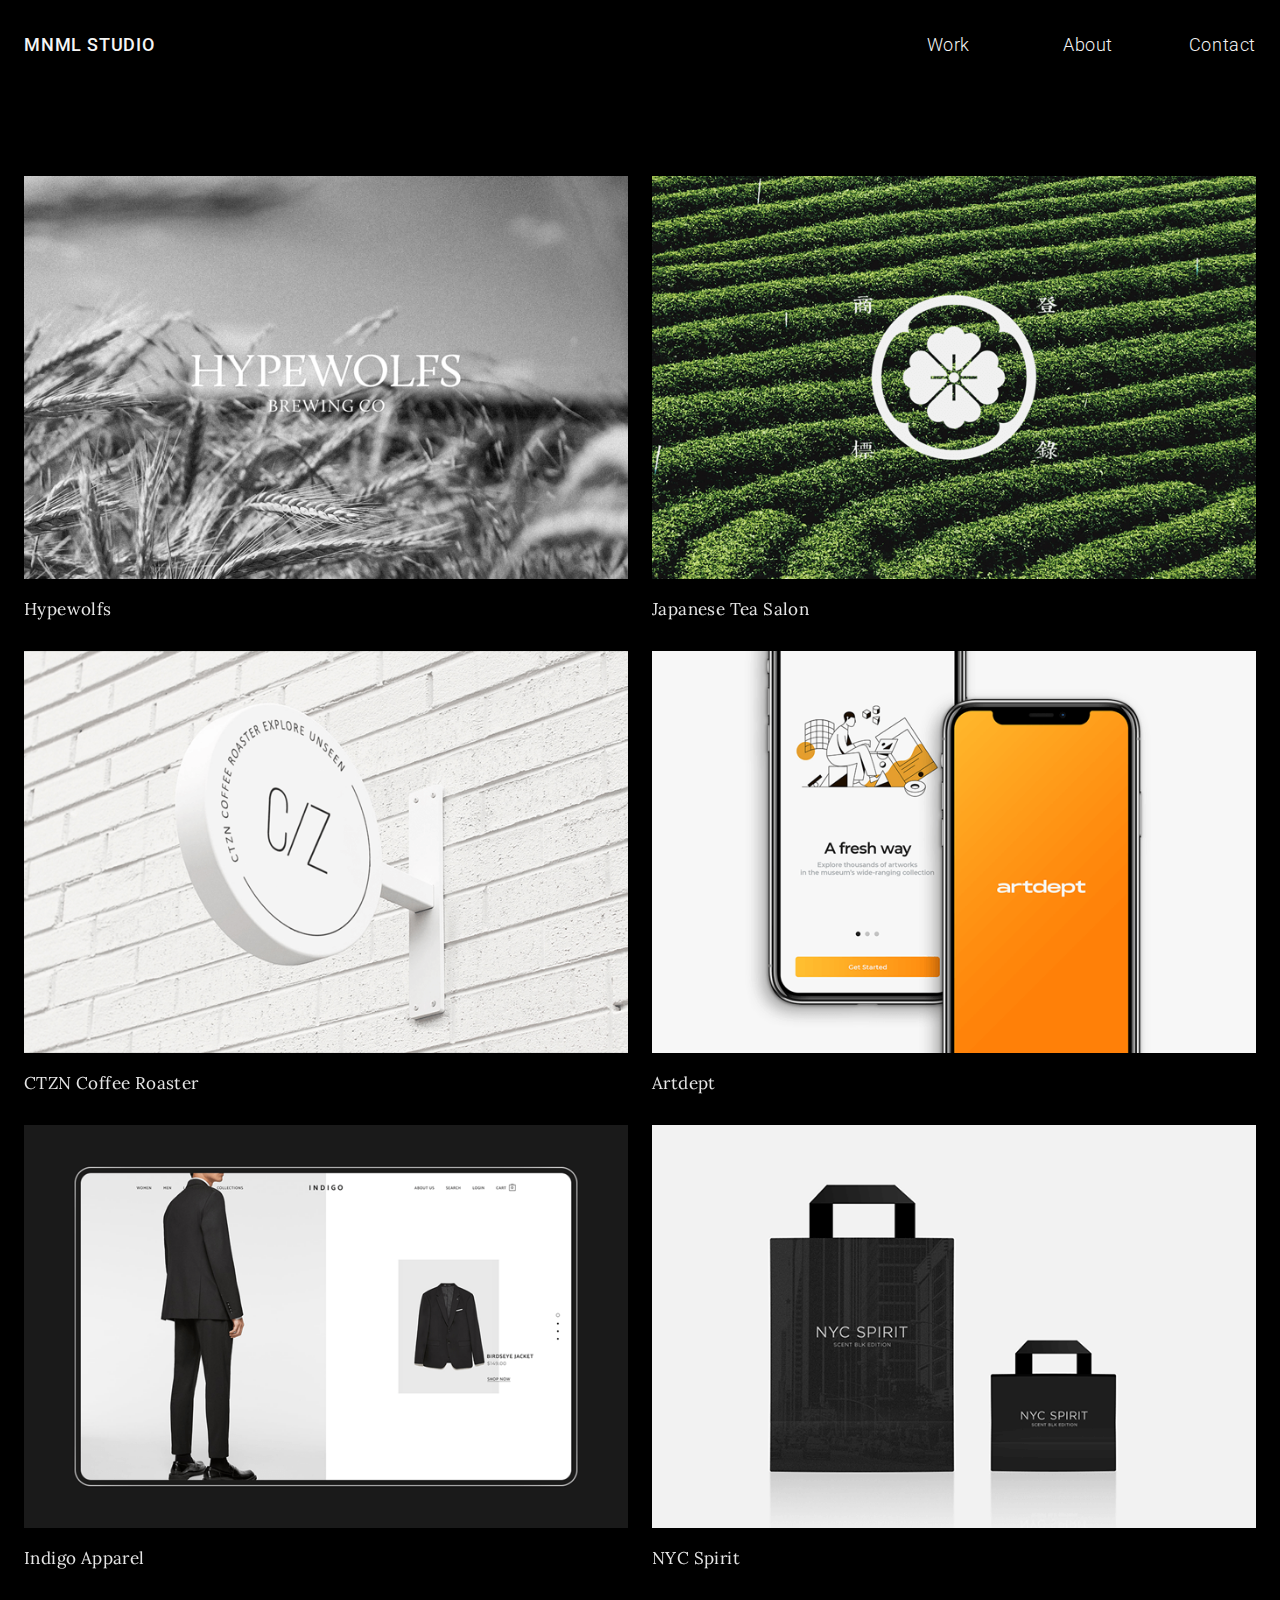
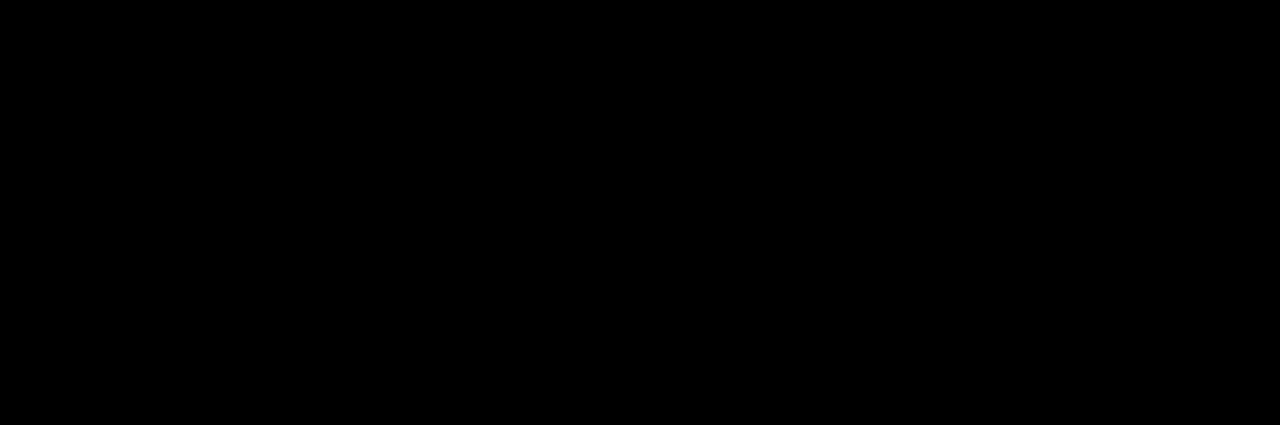
<file: index.html>
<!DOCTYPE html>
<html lang="zh-Hant-TW">

<head>
    <!-- meta -->
    <meta charset="utf-8">
    <meta name="robots" content="noindex" />
    <meta name="googlebot" content="noindex" />
    <meta name="viewport"
        content="width=device-width, initial-scale=0.0, user-scalable=no, minimum-scale=1.0, maximum-scale=1.0">
    <meta name="title" content="">
    <meta name="description" content="">
    <meta name="keywords" content="">
    <meta name="author" content="">
    <meta name="copyright" content="">
    <meta name="google" content="notranslate">
    <meta name="format-detection" content="telephone=no">
    <title>MNML STUDIO</title>
    <!-- css & font -->
    <link rel="stylesheet" href="css/work.css">
    <link rel="stylesheet" href="css/work-hamburger.css">
    <link href="https://fonts.googleapis.com/css?family=Roboto:300,400,500&display=swap" rel="stylesheet">
    <link href="https://fonts.googleapis.com/css?family=Lora&display=swap" rel="stylesheet">
    <!-- js -->
    <script src="https://ajax.googleapis.com/ajax/libs/jquery/3.3.1/jquery.min.js"></script>
    <script src="js/scrollreveal.min.js"></script>
</head>

<body>
    <!-- nav -->
    <nav class="nav-hide load-hidden">
        <div class="nav-pack">
            <span class="nav-logo"><a href="index.html">MNML STUDIO</a></span>
            <button class="hamburger hamburger--minus" id="toggle">
                <span class="hamburger-box">
                    <span class="hamburger-inner"></span>
                </span>
            </button>
            <ul class="nav-menu">
                <li><a href="work.html">Work</a></li>
                <li><a href="about.html">About</a></li>
                <li><a href="contact.html">Contact</a></li>
            </ul>
        </div>
    </nav>
    <!-- popout -->
    <div class="overlay" id="overlay">
        <div class="popout-menu">
            <ul>
                <li><a href="work.html">Work</a></li>
                <li><a href="about.html">About</a></li>
                <li><a href="contact.html">Contact</a></li>
            </ul>
        </div>
        <div class="popout-sns">
            <ul>
                <li><a href="#" target="_blank">Behance</a></li>
                <li><a href="#" target="_blank">Instagram</a></li>
                <li><a href="#" target="_blank">Dribbble</a></li>
            </ul>
        </div>
    </div>
    <!-- section -->
    <section>
        <div class="s-row load-hidden">
            <a href="work-1.html"><img src="images/thumbnail-01-1x.png"
                    srcset="images/thumbnail-01-1x.png 1x, images/thumbnail-01.png 2x, images/thumbnail-01.png 3x"
                    style="width:100%"></a>
            <div class="s-title">Hypewolfs</div>
            <a href="work-2.html"><img src="images/thumbnail-02-1x.png"
                    srcset="images/thumbnail-02-1x.png 1x, images/thumbnail-02.png 2x, images/thumbnail-02.png 3x"
                    style="width:100%"></a>
            <div class="s-title">CTZN Coffee Roaster</div>
            <a href="work-3.html"><img src="images/thumbnail-03-1x.png"
                    srcset="images/thumbnail-03-1x.png 1x, images/thumbnail-03.png 2x, images/thumbnail-03.png 3x"
                    style="width:100%"></a>
            <div class="s-title">Indigo Apparel</div>
        </div>
        <div class="s-row load-hidden">
            <a href="work-4.html"><img src="images/thumbnail-04-1x.png"
                    srcset="images/thumbnail-04-1x.png 1x, images/thumbnail-04.png 2x, images/thumbnail-04.png 3x"
                    style="width:100%"></a>
            <div class="s-title">Japanese Tea Salon</div>
            <a href="work-5.html"><img src="images/thumbnail-05-1x.png"
                    srcset="images/thumbnail-05-1x.png 1x, images/thumbnail-05.png 2x, images/thumbnail-05.png 3x"
                    style="width:100%"></a>
            <div class="s-title">Artdept</div>
            <a href="work-6.html"><img src="images/thumbnail-06-1x.png"
                    srcset="images/thumbnail-06-1x.png 1x, images/thumbnail-06.png 2x, images/thumbnail-06.png 3x"
                    style="width:100%"></a>
            <div class="s-title">NYC Spirit</div>
        </div>
    </section>
    <hr class="s-line load-hidden">
    <!-- footer -->
    <footer>
        <div class="f-all load-hidden">
            <div class="f-pack">
                <div class="f-row ">
                    <div class="f-col-7">
                        <span class="f-title">poster card</span>
                        <span class="f-link-gap">11F No.37 Zhuang 2nd Street<br>Taoyuan Dist Taoyuan City,
                            Taiwan.</span><span class="f-link">© 2024 MNML STUDIO</span>
                    </div>
                    <div class="f-col-3">
                        <span class="f-title">say hello</span>
                        <span class="f-link"><a href="mailto:leetzuhsu@gmail.com">intro1984@gmail.com</a><br>+886 966
                            040 369</span>
                    </div>
                    <div class="f-col-2">
                        <span class="f-title">social</span>
                        <span class="f-link">
                            <a href="https://medium.com/@xu.docs" target="_blank">Medium</a><br>
                            <a href="https://dribbble.com/designed-by-xu" target="_blank">Dribbble</a><br>
                            <a href="https://www.instagram.com/xu.webp/" target="_blank">Instagram</a>
                        </span>
                    </div>
                </div>
            </div>
        </div>
    </footer>
    <!-- Hamburger -->
    <script>
        var forEach = function (t, o, r) {
            if ("[object Object]" === Object.prototype.toString.call(t))
                for (var c in t) Object.prototype.hasOwnProperty.call(t, c) && o.call(r, t[c], c, t);
            else
                for (var e = 0, l = t.length; l > e; e++) o.call(r, t[e], e, t)
        };

        var hamburgers = document.querySelectorAll(".hamburger");
        if (hamburgers.length > 0) {
            forEach(hamburgers, function (hamburger) {
                hamburger.addEventListener("click", function () {
                    this.classList.toggle("is-active");
                }, false);
            });
        }
    </script>
    <!-- Overlay -->
    <script>
        $('#toggle').click(function () {
            $(this).toggleClass('active');
            $('#overlay').toggleClass('open');
        });
    </script>
    <!-- ScrollTo -->
    <script>
        window.onload = function () {
            setTimeout(function () {
                scrollTo(0, 0);
            }, 100);
        }
    </script>
    <!-- ScrollReveal -->
    <script>
        ScrollReveal().reveal('.nav-hide', {
            duration: 620,
            delay: 380,
            distance: '0px',
            easing: 'cubic-bezier(0.38, 0, 0.15, 1)'
        })
        ScrollReveal().reveal('.s-row', {
            duration: 620,
            delay: 380,
            distance: '12px',
            easing: 'cubic-bezier(0.38, 0, 0.15, 1)'
        })
        ScrollReveal().reveal('.f-all', {
            duration: 620,
            delay: 215,
            distance: '0px',
            easing: 'cubic-bezier(0.38, 0, 0.15, 1)'
        })
        ScrollReveal().reveal('.s-line', {
            duration: 620,
            delay: 0,
            distance: '0px',
            easing: 'cubic-bezier(0.38, 0, 0.15, 1)'
        })
    </script>
</body>

</html>
</file>
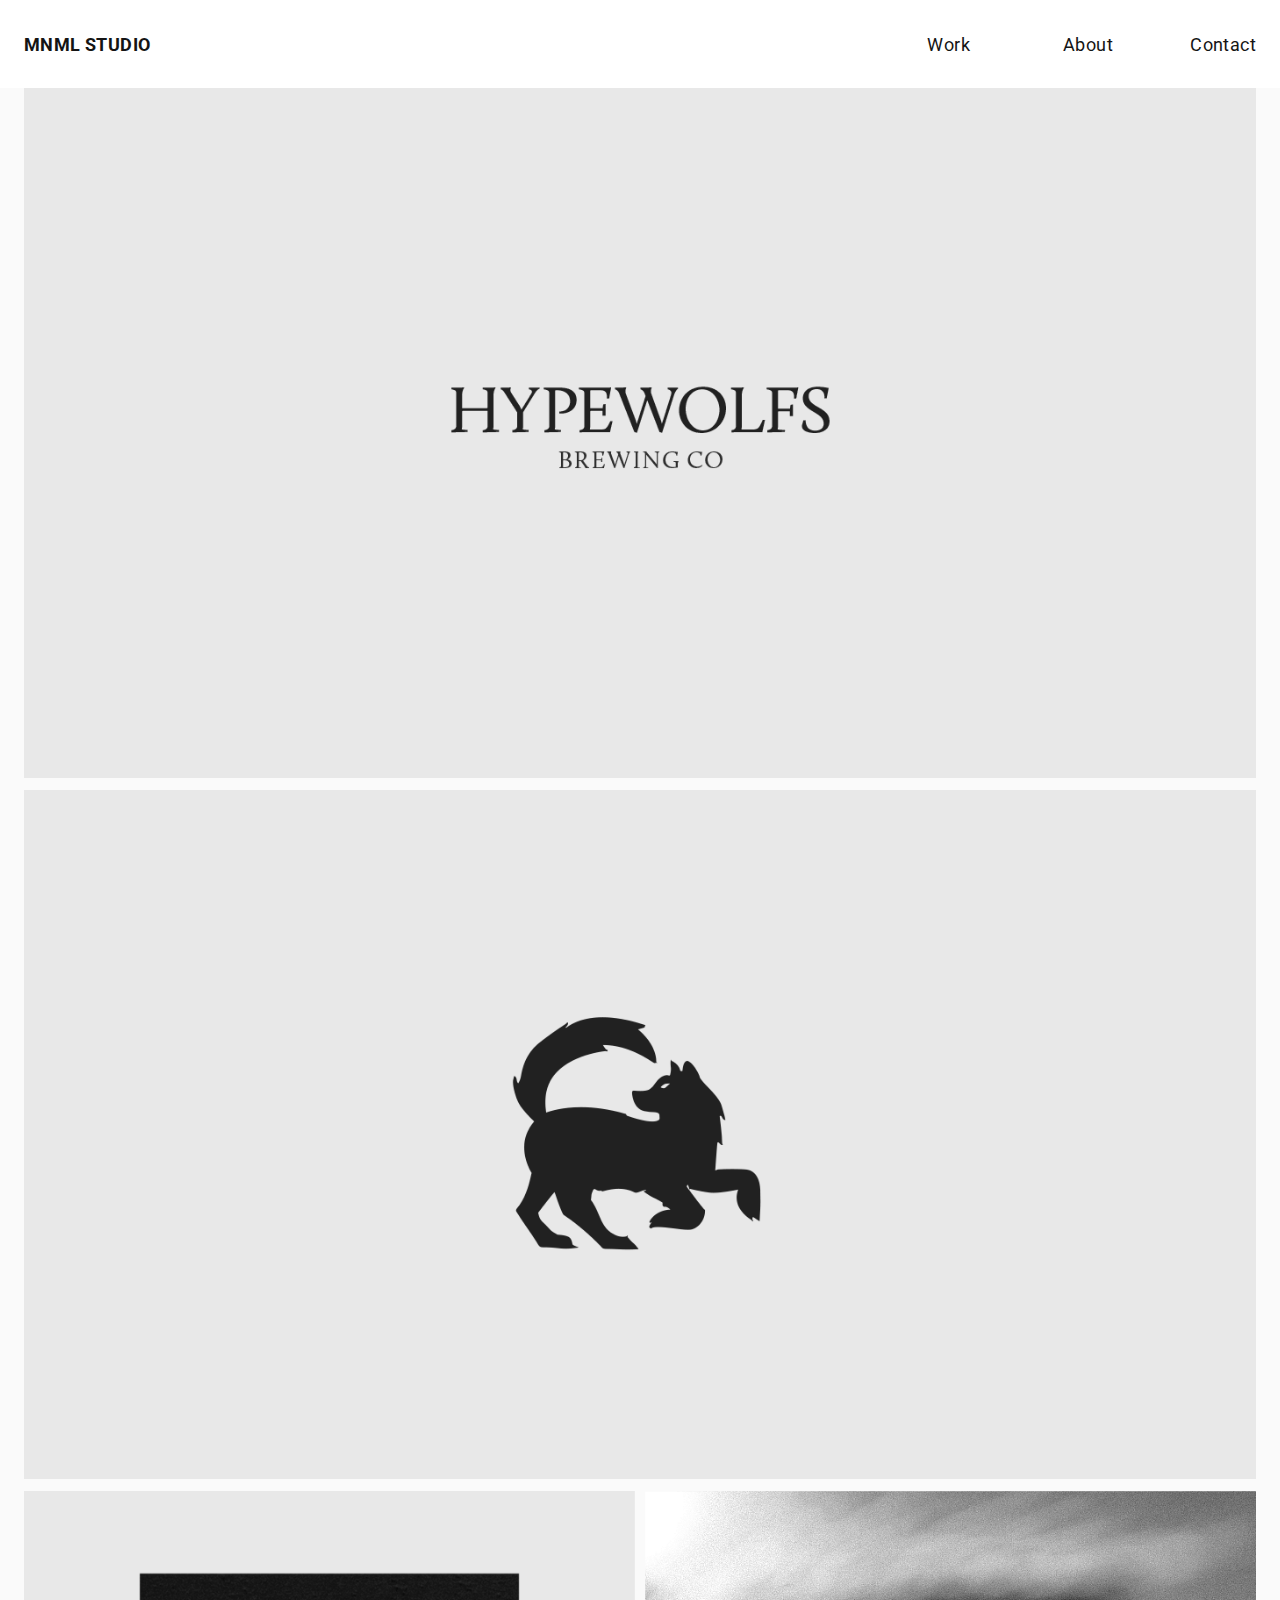
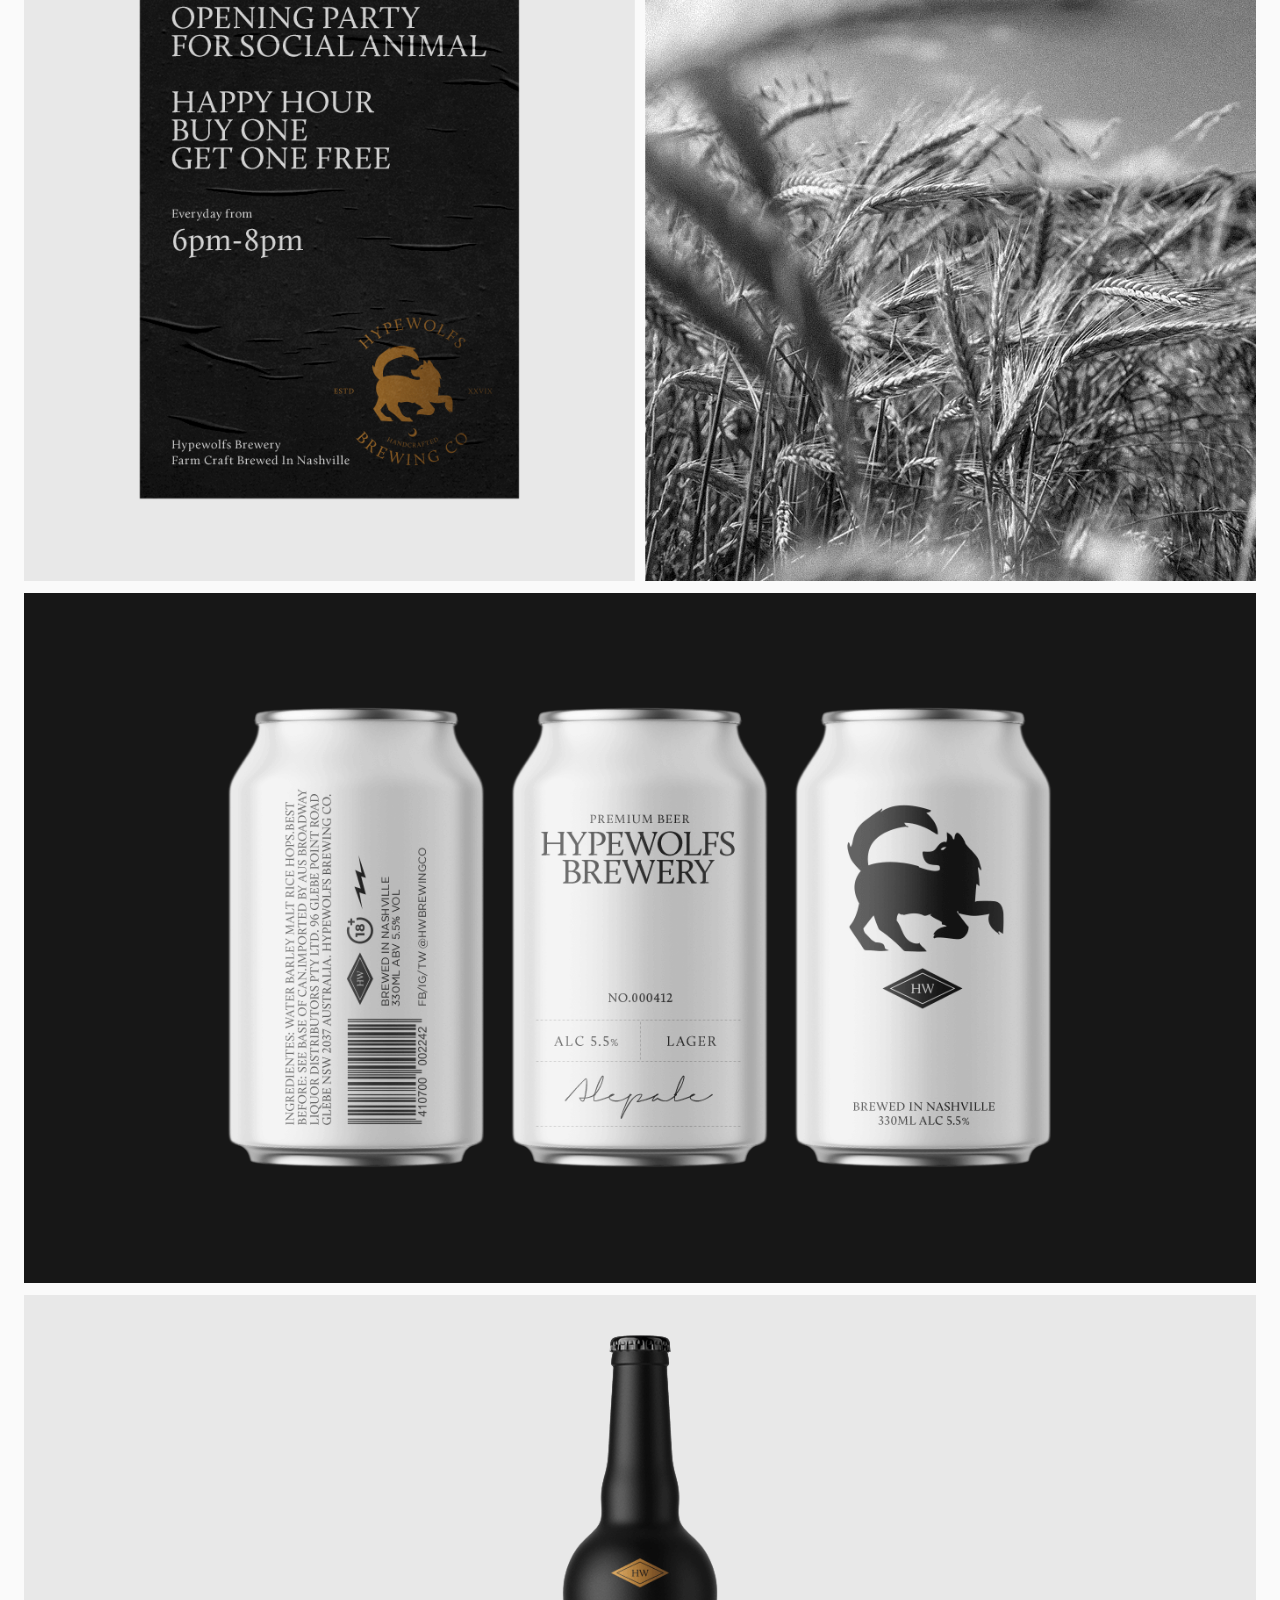
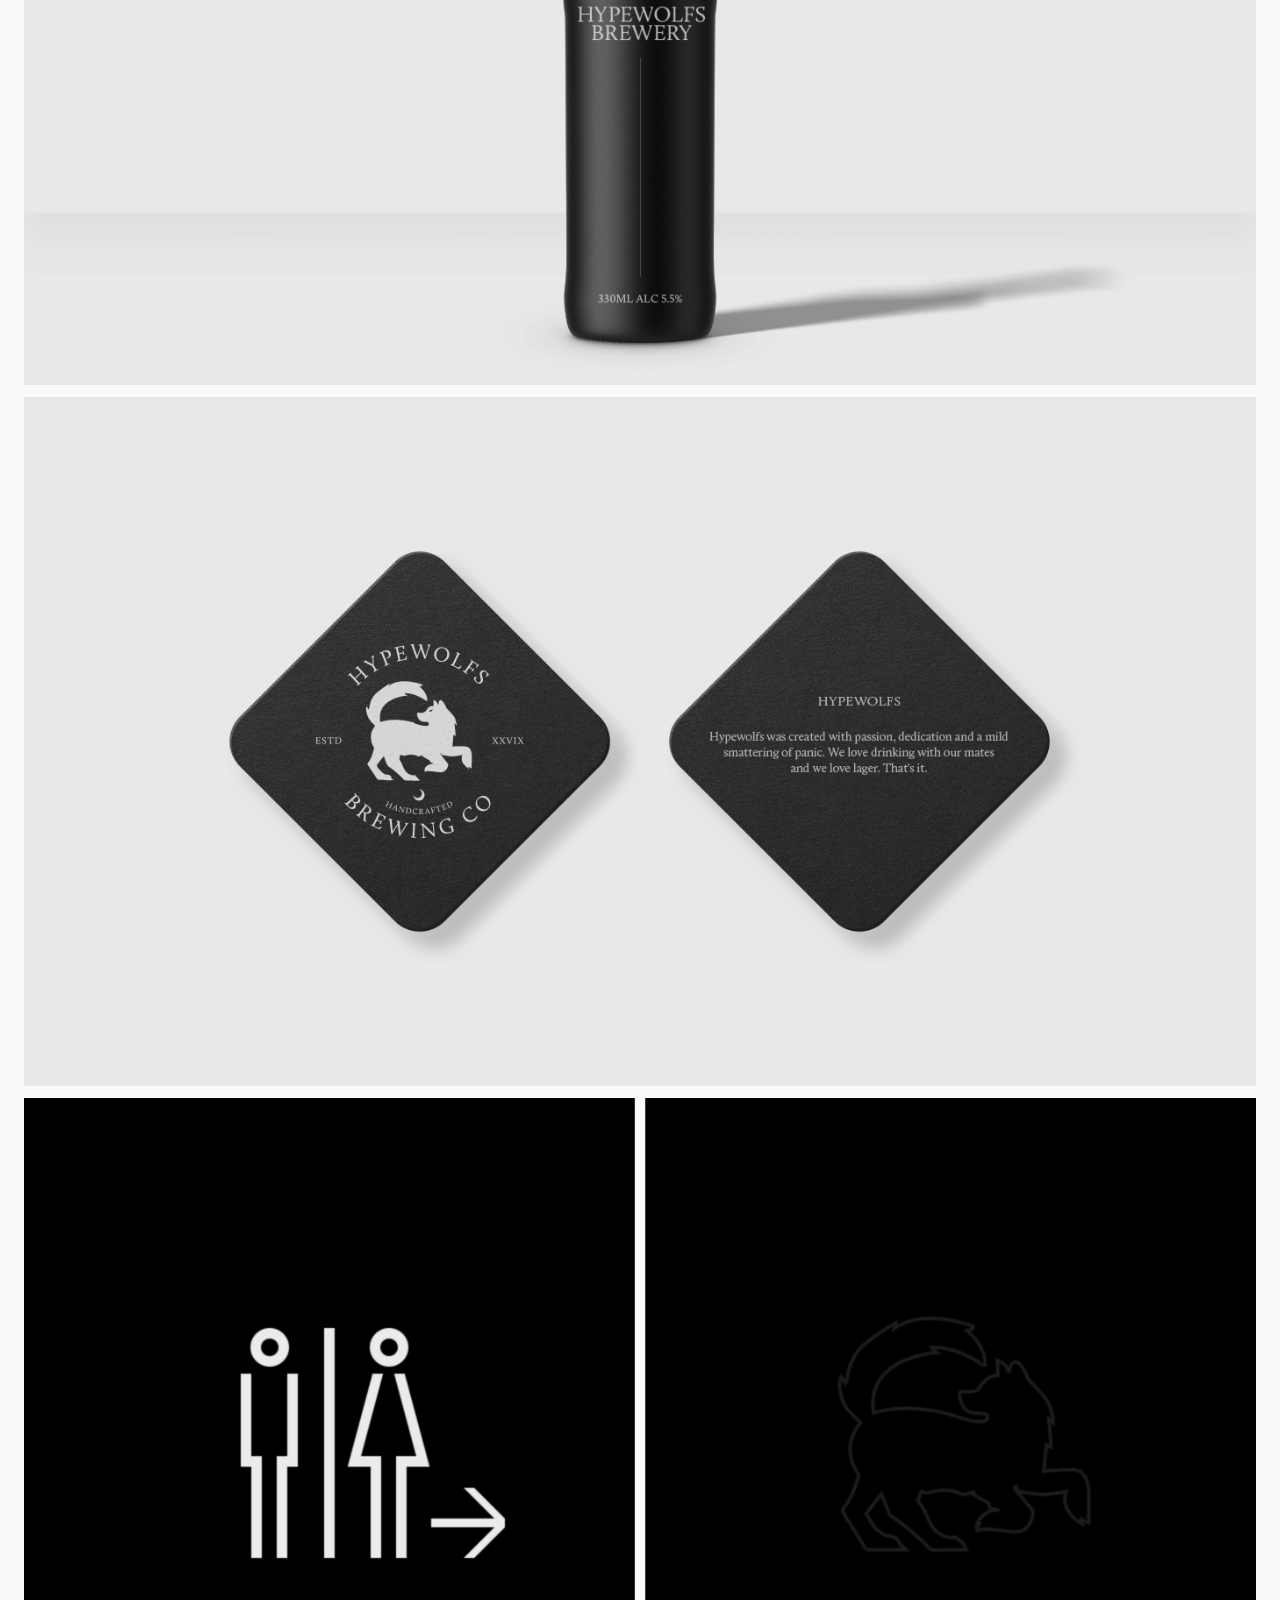
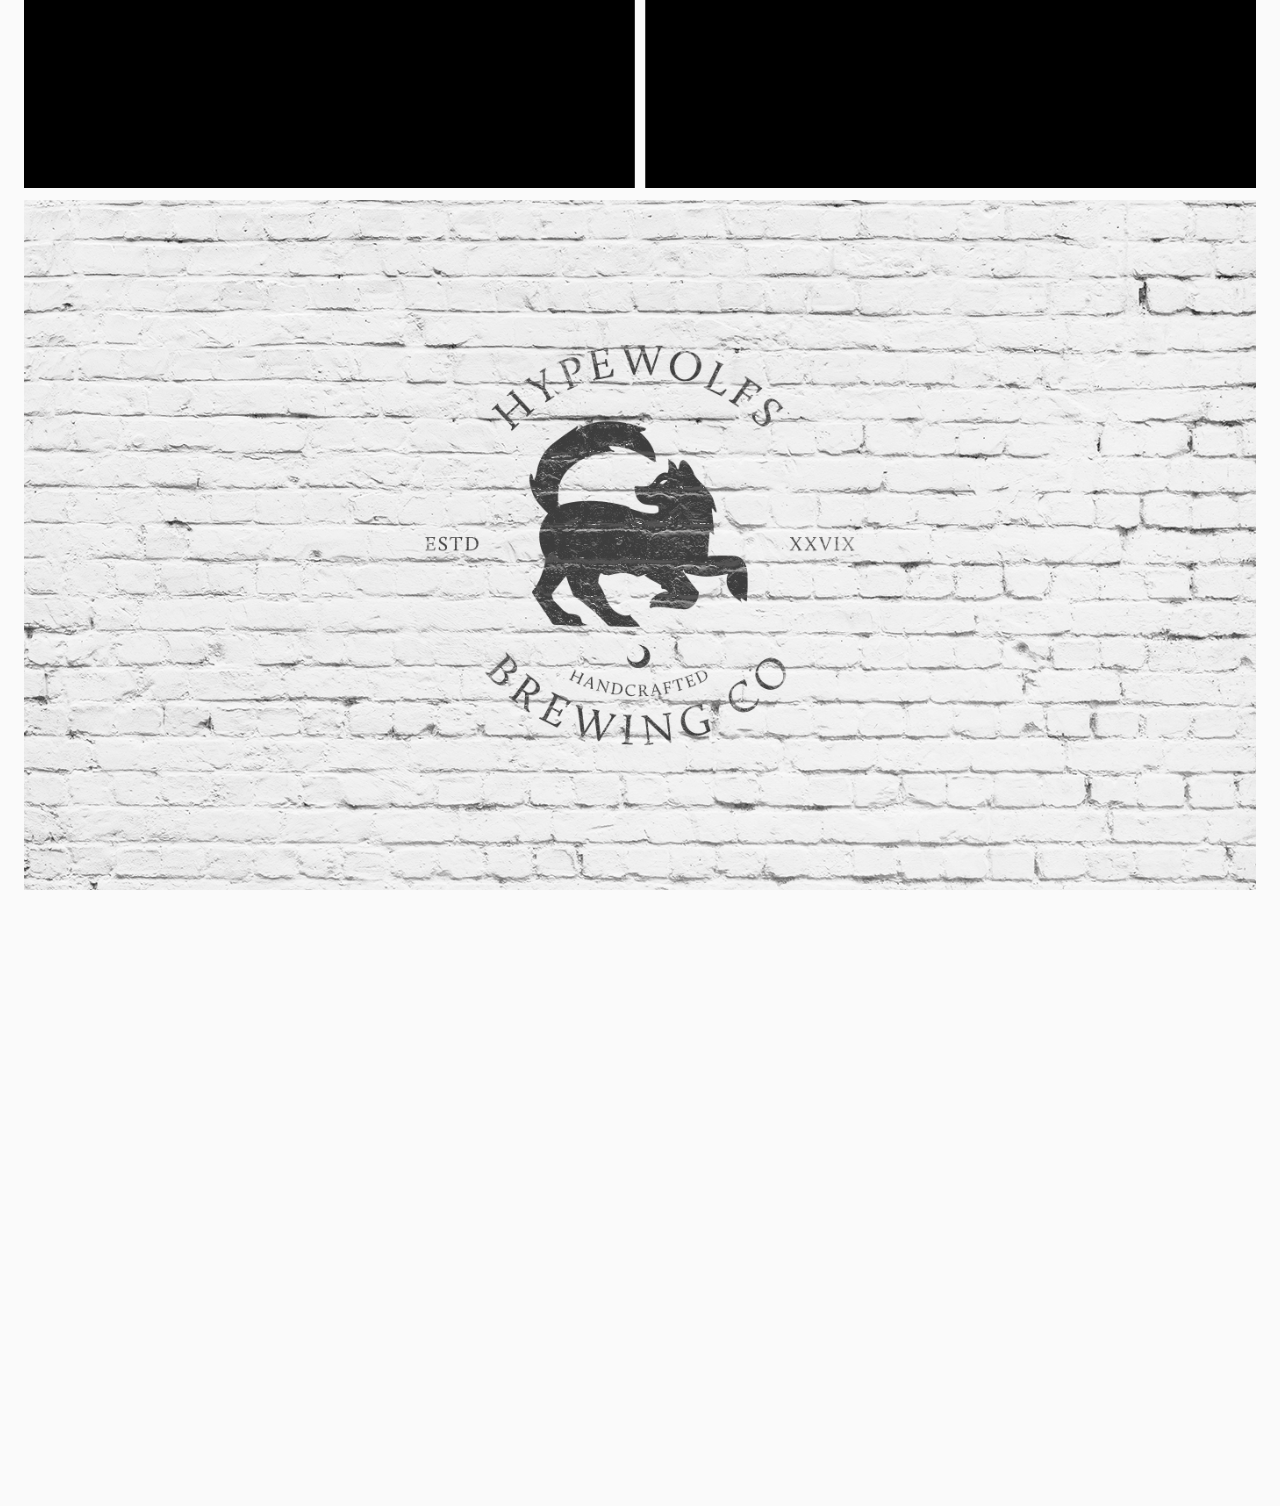
<file: work-1.html>
<!DOCTYPE html>
<html lang="zh-Hant-TW">

<head>
    <!-- meta -->
    <meta charset="utf-8">
    <meta name="robots" content="noindex" />
    <meta name="googlebot" content="noindex" />
    <meta name="viewport"
        content="width=device-width, initial-scale=0.0, user-scalable=no, minimum-scale=1.0, maximum-scale=1.0">
    <meta name="title" content="">
    <meta name="description" content="">
    <meta name="keywords" content="">
    <meta name="author" content="">
    <meta name="copyright" content="">
    <meta name="google" content="notranslate">
    <meta name="format-detection" content="telephone=no">
    <title>MNML STUDIO | HYPEWOLES</title>
    <!-- css & font -->
    <link rel="stylesheet" href="css/work-sub.css">
    <link rel="stylesheet" href="css/work-sub-hamburger.css">
    <link href="https://fonts.googleapis.com/css?family=Roboto:300,400,500,700&display=swap" rel="stylesheet">
    <link href="https://fonts.googleapis.com/css?family=Lora&display=swap" rel="stylesheet">
    <!-- js -->
    <script src="https://ajax.googleapis.com/ajax/libs/jquery/3.3.1/jquery.min.js"></script>
    <script src="js/scrollreveal.min.js"></script>
</head>

<body>
    <!-- nav -->
    <nav class="nav-hide load-hidden">
        <div class="nav-pack">
            <span class="nav-logo"><a href="index.html">MNML STUDIO</a></span>
            <button class="hamburger hamburger--minus" id="toggle">
                <span class="hamburger-box">
                    <span class="hamburger-inner"></span>
                </span>
            </button>
            <ul class="nav-menu">
                <li><a href="work.html">Work</a></li>
                <li><a href="about.html">About</a></li>
                <li><a href="contact.html">Contact</a></li>
            </ul>
        </div>
    </nav>
    <!-- popout -->
    <div class="overlay" id="overlay">
        <div class="popout-menu">
            <ul>
                <li><a href="work.html">Work</a></li>
                <li><a href="about.html">About</a></li>
                <li><a href="contact.html">Contact</a></li>
            </ul>
        </div>
        <div class="popout-sns">
            <ul>
                <li><a href="#" target="_blank">Behance</a></li>
                <li><a href="#" target="_blank">Instagram</a></li>
                <li><a href="#" target="_blank">Dribbble</a></li>
            </ul>
        </div>
    </div>
    <!-- section -->
    <section>
        <div class="work load-hidden">
            <img src="images/work-05-01.png" style="width:100%">
            <img src="images/work-05-02.png" style="width:100%">
            <picture>
                <source srcset="images/work-05-03-r.png" media="(max-width: 1024px)">
                <source srcset="images/work-05-03.png">
                <img src="images/work-05-03.png" style="width:100%">
            </picture>
            <img src="images/work-05-04.png" style="width:100%">
            <img src="images/work-05-05.png" style="width:100%">
            <img src="images/work-05-06.png" style="width:100%">
            <picture>
                <source srcset="images/work-05-07-r.gif" media="(max-width: 1024px)">
                <source srcset="images/work-05-07.gif">
                <img src="images/work-05-07.gif" style="width:100%">
            </picture>
            <img src="images/work-05-08.png" style="width:100%">
        </div>
        <div class="s-pack load-hidden">
            <div class="s-row">
                <div class="s-col-7">
                    <span class="s-title">Credits</span><span class="s-info">Designer : Lee Tzu Hsu</span>
                </div>
                <div class="s-col-11">
                    <span class="s-title">Keywords</span><span class="s-info">Branding, Packaging, Signage</span>
                </div>
            </div>
        </div>
    </section>
    <!-- footer -->
    <footer>
        <div class="f-all load-hidden">
            <div class="f-pack">
                <div class="f-row ">
                    <div class="f-col-7">
                        <span class="f-title">poster card</span>
                        <span class="f-link-gap">11F No.37 Zhuang 2nd Street<br>Taoyuan Dist Taoyuan City,
                            Taiwan.</span><span class="f-link">© 2024 MNML STUDIO</span>
                    </div>
                    <div class="f-col-3">
                        <span class="f-title">say hello</span>
                        <span class="f-link"><a href="mailto:leetzuhsu@gmail.com">intro1984@gmail.com</a><br>+886 966
                            040 369</span>
                    </div>
                    <div class="f-col-2">
                        <span class="f-title">social</span>
                        <span class="f-link">
                            <a href="https://medium.com/@xu.docs" target="_blank">Medium</a><br>
                            <a href="https://dribbble.com/designed-by-xu" target="_blank">Dribbble</a><br>
                            <a href="https://www.instagram.com/xu.webp/" target="_blank">Instagram</a>
                        </span>
                    </div>
                </div>
            </div>
        </div>
    </footer>
    <!-- Hamburger -->
    <script>
        var forEach = function (t, o, r) {
            if ("[object Object]" === Object.prototype.toString.call(t))
                for (var c in t) Object.prototype.hasOwnProperty.call(t, c) && o.call(r, t[c], c, t);
            else
                for (var e = 0, l = t.length; l > e; e++) o.call(r, t[e], e, t)
        };

        var hamburgers = document.querySelectorAll(".hamburger");
        if (hamburgers.length > 0) {
            forEach(hamburgers, function (hamburger) {
                hamburger.addEventListener("click", function () {
                    this.classList.toggle("is-active");
                }, false);
            });
        }
    </script>
    <!-- Overlay -->
    <script>
        $('#toggle').click(function () {
            $(this).toggleClass('active');
            $('#overlay').toggleClass('open');
        });
    </script>
    <!-- ScrollTo -->
    <script>
        window.onload = function () {
            setTimeout(function () {
                scrollTo(0, 0);
            }, 100);
        }
    </script>
    <!-- ScrollReveal -->
    <script>
        ScrollReveal().reveal('.nav-hide', {
            duration: 620,
            delay: 380,
            distance: '0px',
            easing: 'cubic-bezier(0.38, 0, 0.15, 1)'
        })
        ScrollReveal().reveal('.work', {
            duration: 620,
            delay: 380,
            distance: '12px',
            easing: 'cubic-bezier(0.38, 0, 0.15, 1)'
        })
        ScrollReveal().reveal('.s-pack', {
            duration: 620,
            delay: 145,
            distance: '0px',
            easing: 'cubic-bezier(0.38, 0, 0.15, 1)'
        })
        ScrollReveal().reveal('.f-all', {
            duration: 620,
            delay: 145,
            distance: '0px',
            easing: 'cubic-bezier(0.38, 0, 0.15, 1)'
        })
    </script>
</body>

</html>
</file>
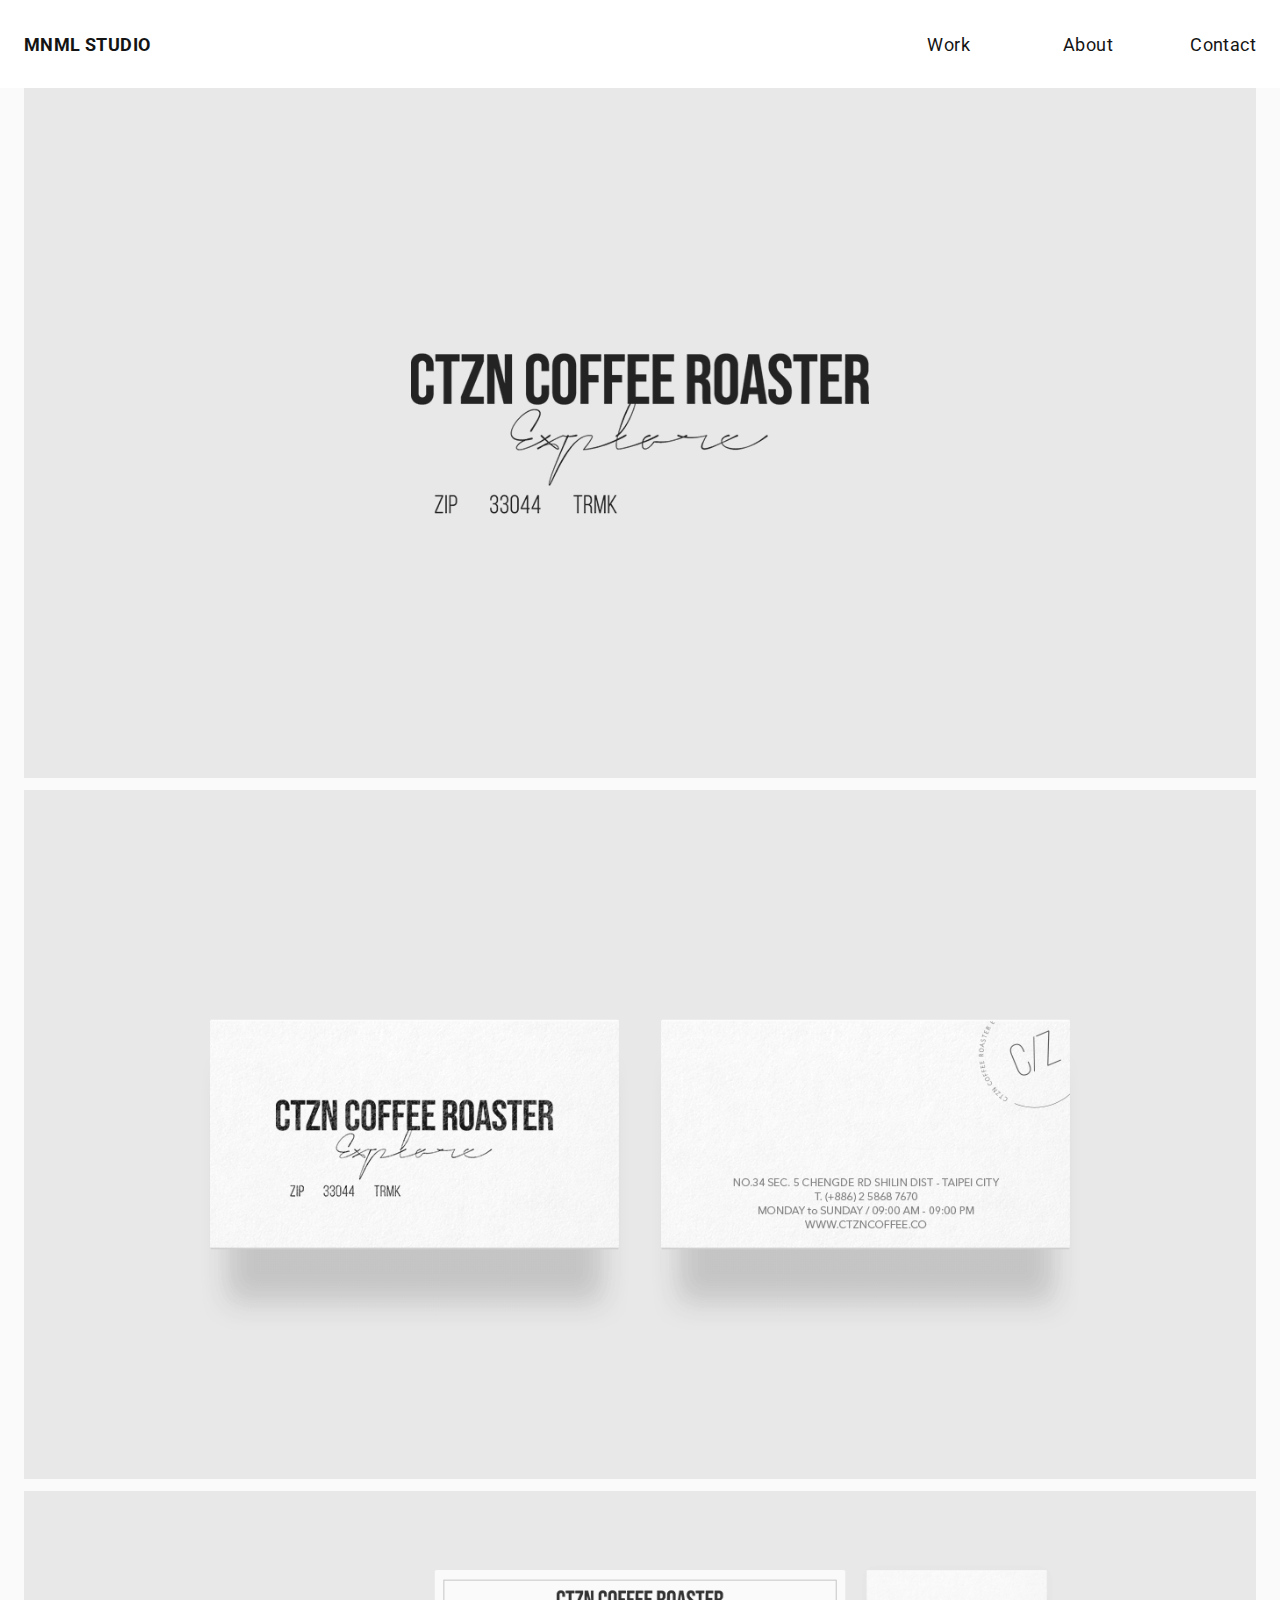
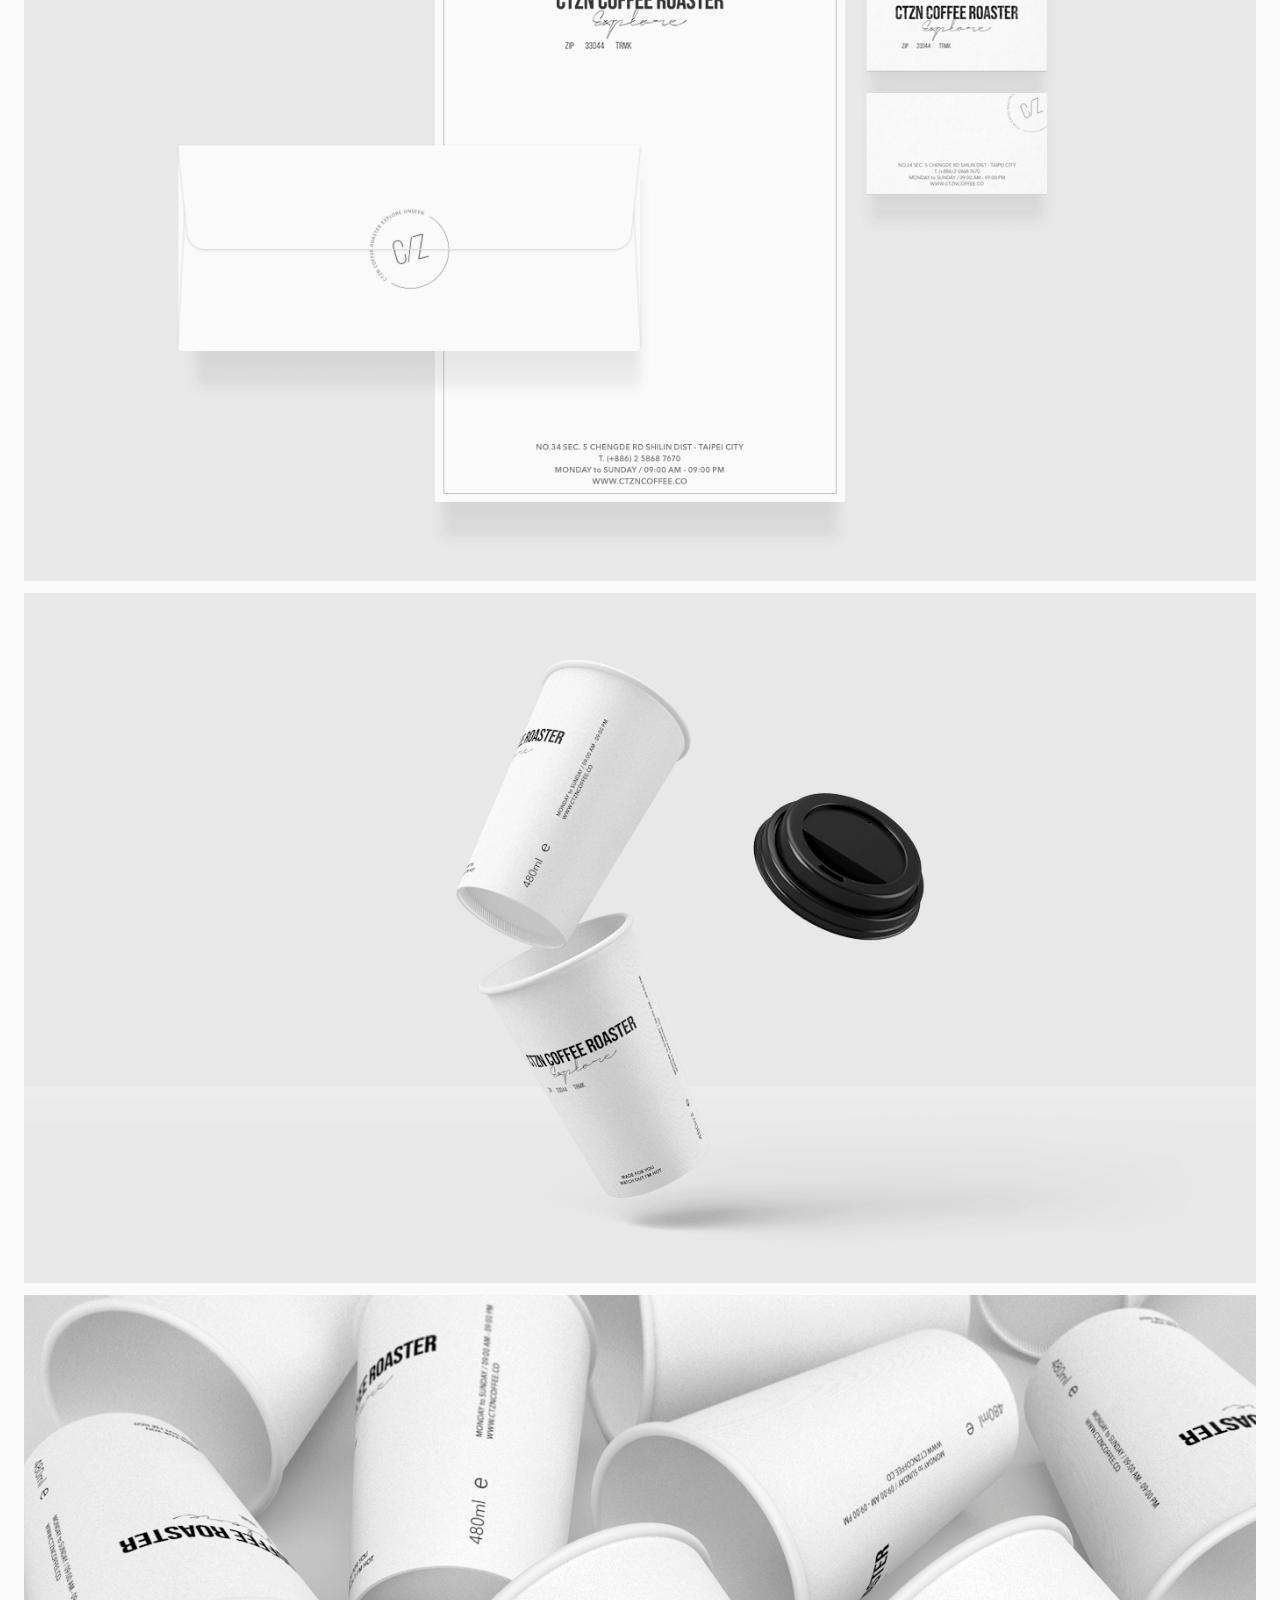
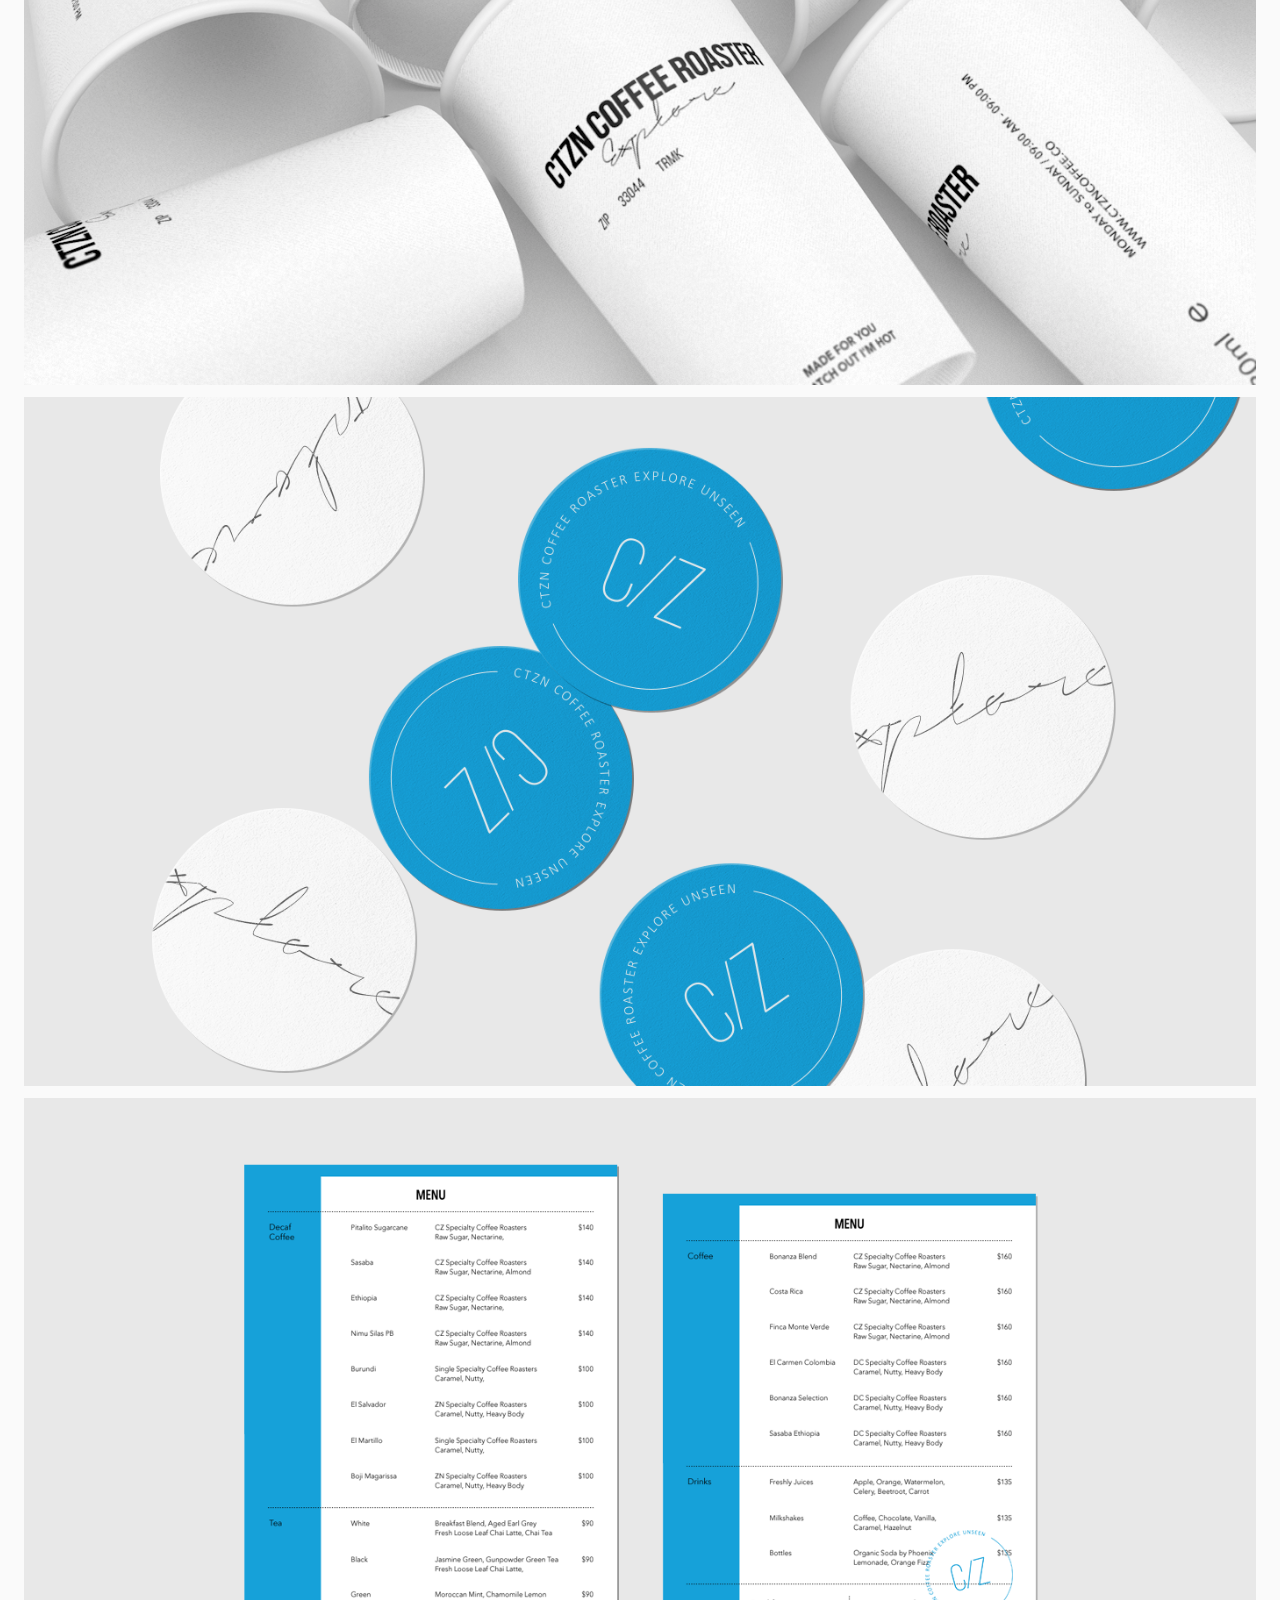
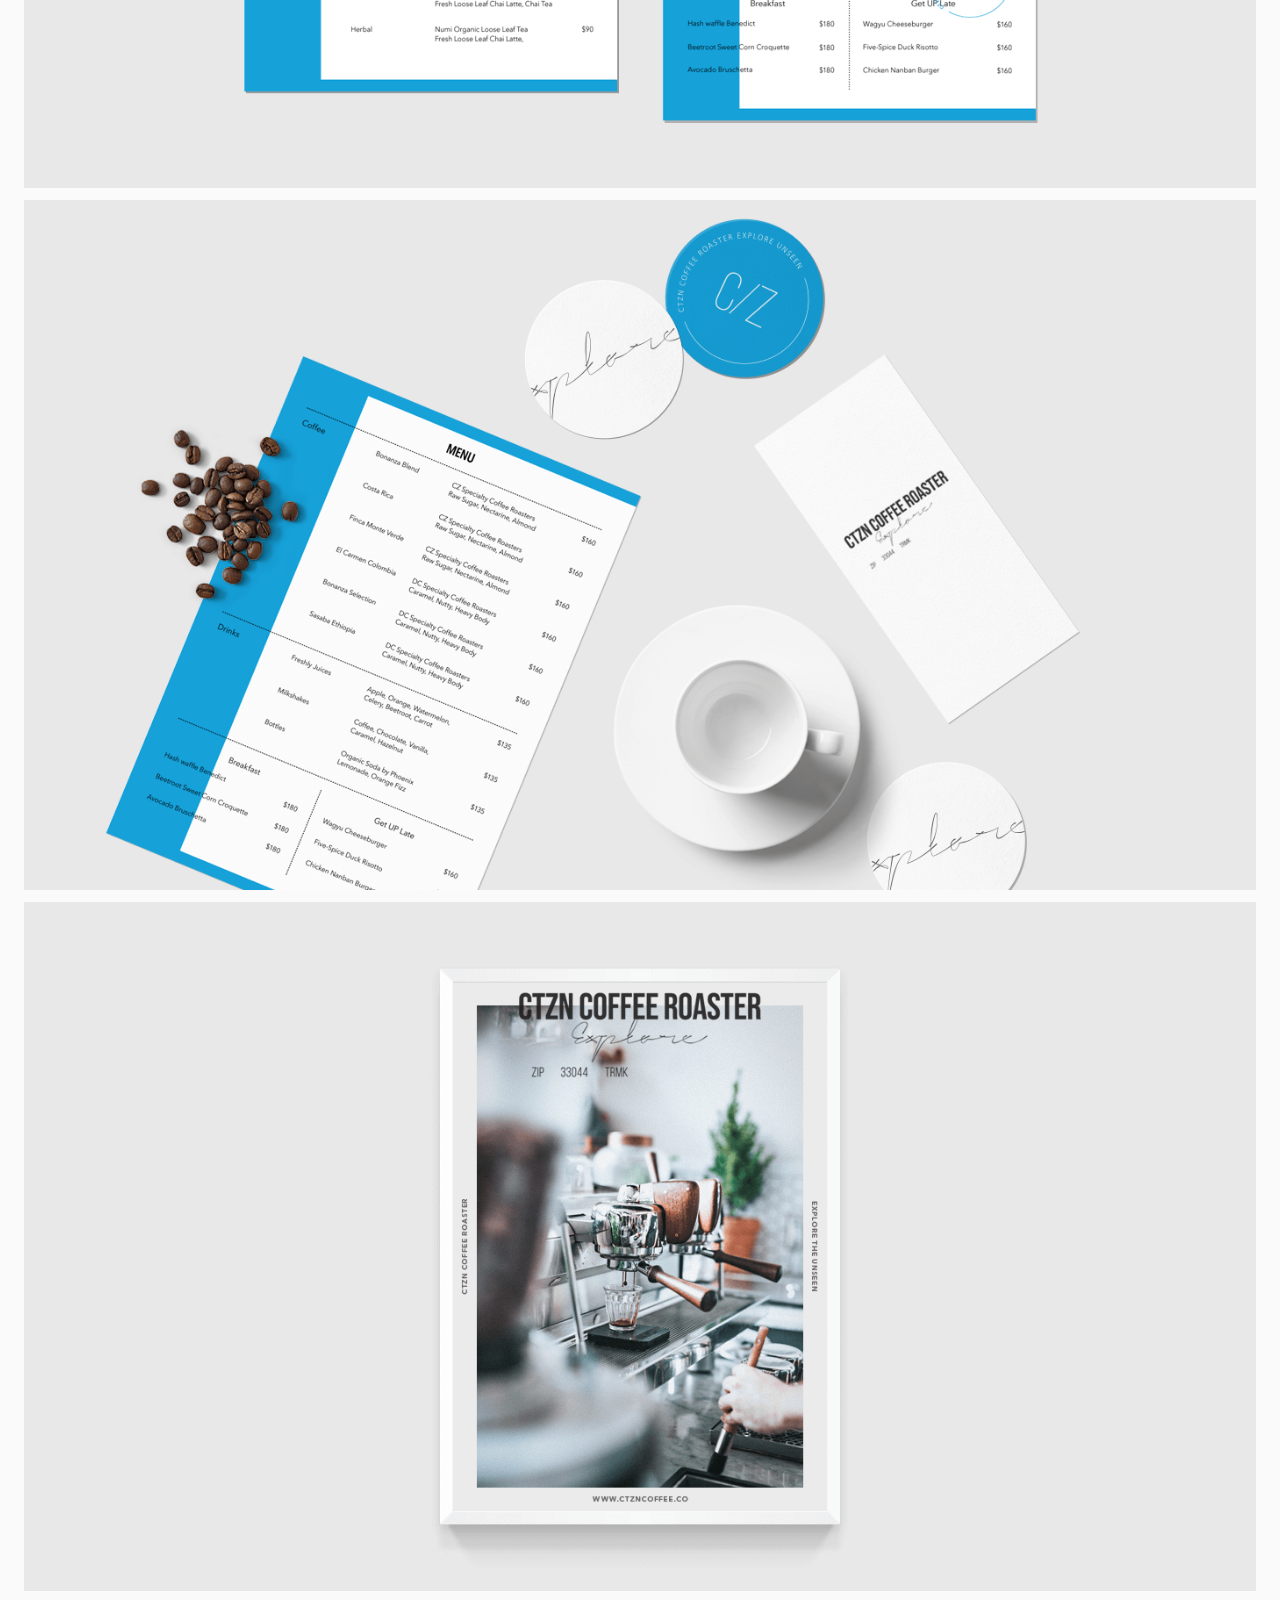
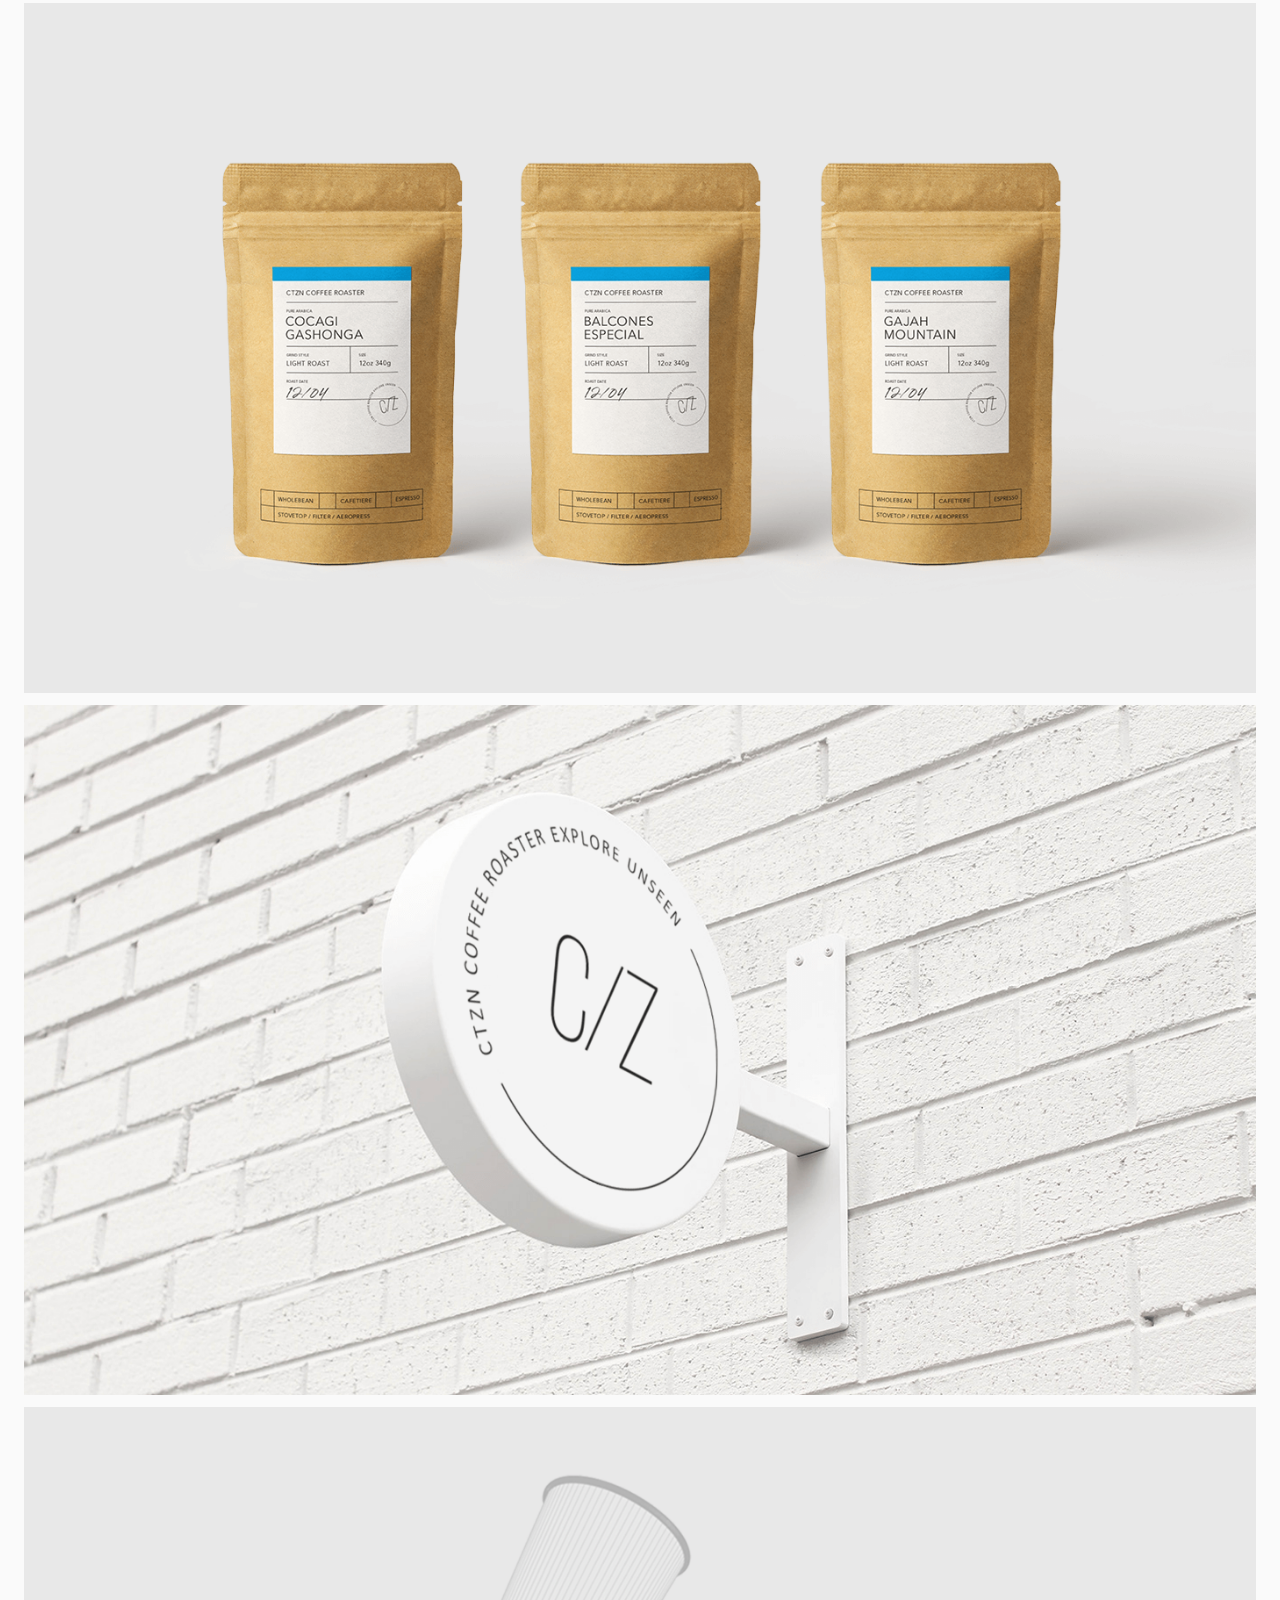
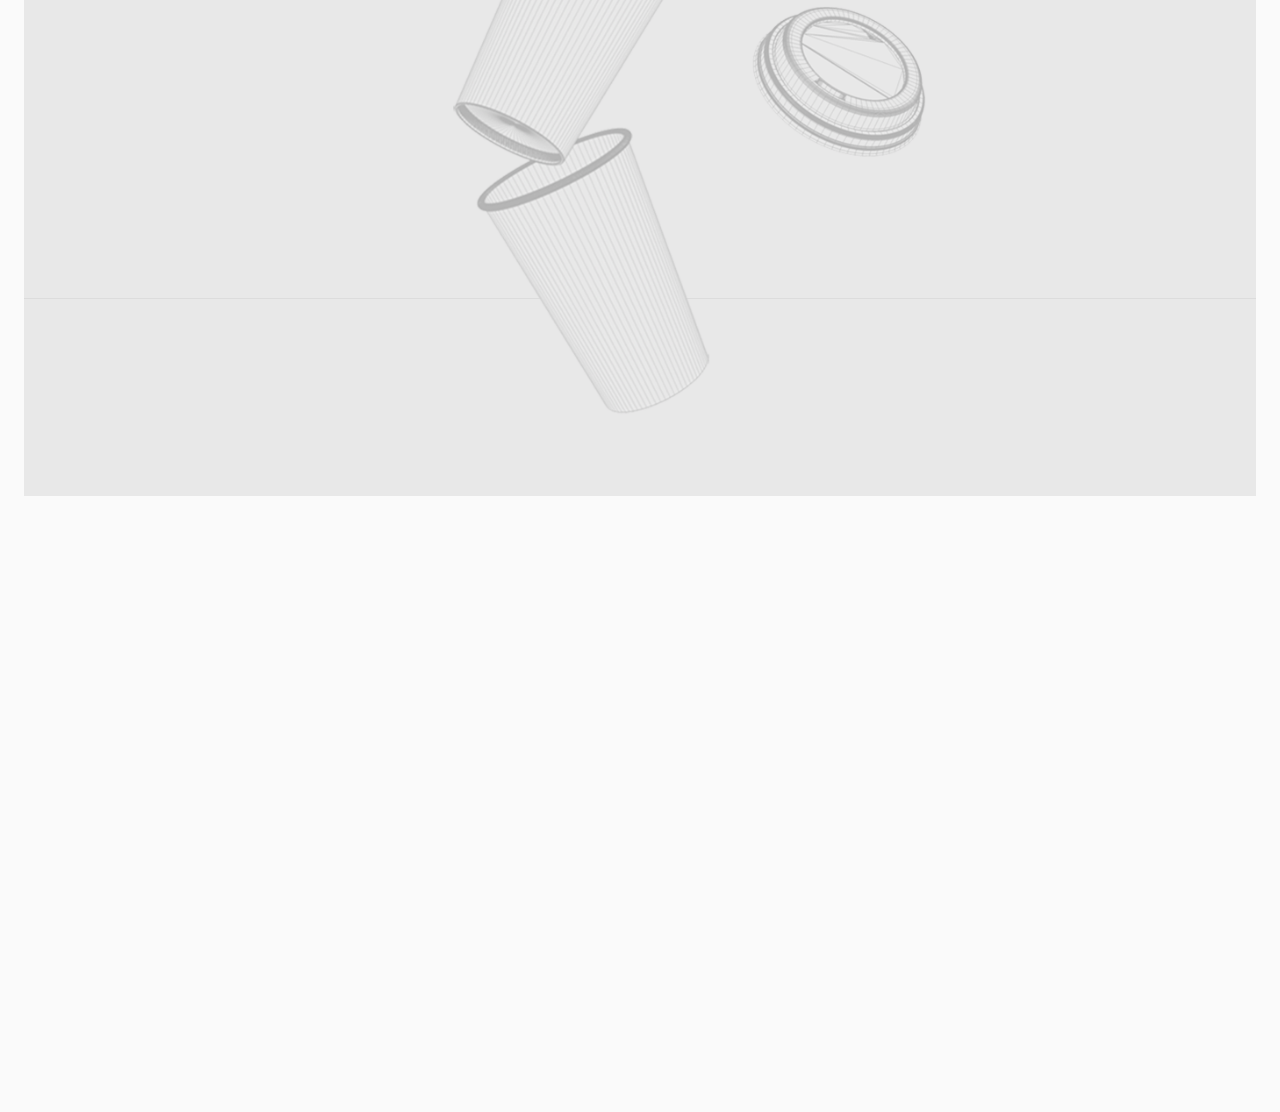
<file: work-2.html>
<!DOCTYPE html>
<html lang="zh-Hant-TW">

<head>
    <!-- meta -->
    <meta charset="utf-8">
    <meta name="robots" content="noindex" />
    <meta name="googlebot" content="noindex" />
    <meta name="viewport"
        content="width=device-width, initial-scale=0.0, user-scalable=no, minimum-scale=1.0, maximum-scale=1.0">
    <meta name="title" content="">
    <meta name="description" content="">
    <meta name="keywords" content="">
    <meta name="author" content="">
    <meta name="copyright" content="">
    <meta name="google" content="notranslate">
    <meta name="format-detection" content="telephone=no">
    <title>MNML STUDIO | CTZN COFFEE ROASTER</title>
    <!-- css & font -->
    <link rel="stylesheet" href="css/work-sub.css">
    <link rel="stylesheet" href="css/work-sub-hamburger.css">
    <link href="https://fonts.googleapis.com/css?family=Roboto:300,400,500,700&display=swap" rel="stylesheet">
    <link href="https://fonts.googleapis.com/css?family=Lora&display=swap" rel="stylesheet">
    <!-- js -->
    <script src="https://ajax.googleapis.com/ajax/libs/jquery/3.3.1/jquery.min.js"></script>
    <script src="js/scrollreveal.min.js"></script>
</head>

<body>
    <!-- nav -->
    <nav class="nav-hide load-hidden">
        <div class="nav-pack">
            <span class="nav-logo"><a href="index.html">MNML STUDIO</a></span>
            <button class="hamburger hamburger--minus" id="toggle">
                <span class="hamburger-box">
                    <span class="hamburger-inner"></span>
                </span>
            </button>
            <ul class="nav-menu">
                <li><a href="work.html">Work</a></li>
                <li><a href="about.html">About</a></li>
                <li><a href="contact.html">Contact</a></li>
            </ul>
        </div>
    </nav>
    <!-- popout -->
    <div class="overlay" id="overlay">
        <div class="popout-menu">
            <ul>
                <li><a href="work.html">Work</a></li>
                <li><a href="about.html">About</a></li>
                <li><a href="contact.html">Contact</a></li>
            </ul>
        </div>
        <div class="popout-sns">
            <ul>
                <li><a href="#" target="_blank">Behance</a></li>
                <li><a href="#" target="_blank">Instagram</a></li>
                <li><a href="#" target="_blank">Dribbble</a></li>
            </ul>
        </div>
    </div>
    <!-- section -->
    <section>
        <div class="work load-hidden">
            <img src="images/work-01-01.png" style="width:100%">
            <img src="images/work-01-02.png" style="width:100%">
            <img src="images/work-01-03.png" style="width:100%">
            <img src="images/work-01-04.png" style="width:100%">
            <img src="images/work-01-05.png" style="width:100%">
            <img src="images/work-01-06.png" style="width:100%">
            <img src="images/work-01-07.png" style="width:100%">
            <img src="images/work-01-08.png" style="width:100%">
            <img src="images/work-01-09.png" style="width:100%">
            <img src="images/work-01-10.png" style="width:100%">
            <img src="images/work-01-11.png" style="width:100%">
            <img src="images/work-01-12.gif" style="width:100%">
        </div>
        <div class="s-pack load-hidden">
            <div class="s-row">
                <div class="s-col-7">
                    <span class="s-title">Credits</span><span class="s-info">Designer : Lee Tzu Hsu<br>Product
                        Visualization : Lee Tzu Hsu</span>
                </div>
                <div class="s-col-11">
                    <span class="s-title">Keywords</span><span class="s-info">Branding, Stationery, Signage</span>
                </div>
            </div>
        </div>
    </section>
    <!-- footer -->
    <footer>
        <div class="f-all load-hidden">
            <div class="f-pack">
                <div class="f-row ">
                    <div class="f-col-7">
                        <span class="f-title">poster card</span>
                        <span class="f-link-gap">11F No.37 Zhuang 2nd Street<br>Taoyuan Dist Taoyuan City,
                            Taiwan.</span><span class="f-link">© 2024 MNML STUDIO</span>
                    </div>
                    <div class="f-col-3">
                        <span class="f-title">say hello</span>
                        <span class="f-link"><a href="mailto:leetzuhsu@gmail.com">intro1984@gmail.com</a><br>+886 966
                            040 369</span>
                    </div>
                    <div class="f-col-2">
                        <span class="f-title">social</span>
                        <span class="f-link">
                            <a href="https://medium.com/@xu.docs" target="_blank">Medium</a><br>
                            <a href="https://dribbble.com/designed-by-xu" target="_blank">Dribbble</a><br>
                            <a href="https://www.instagram.com/xu.webp/" target="_blank">Instagram</a>
                        </span>
                    </div>
                </div>
            </div>
        </div>
    </footer>
    <!-- Hamburger -->
    <script>
        var forEach = function (t, o, r) {
            if ("[object Object]" === Object.prototype.toString.call(t))
                for (var c in t) Object.prototype.hasOwnProperty.call(t, c) && o.call(r, t[c], c, t);
            else
                for (var e = 0, l = t.length; l > e; e++) o.call(r, t[e], e, t)
        };

        var hamburgers = document.querySelectorAll(".hamburger");
        if (hamburgers.length > 0) {
            forEach(hamburgers, function (hamburger) {
                hamburger.addEventListener("click", function () {
                    this.classList.toggle("is-active");
                }, false);
            });
        }
    </script>
    <!-- Overlay -->
    <script>
        $('#toggle').click(function () {
            $(this).toggleClass('active');
            $('#overlay').toggleClass('open');
        });
    </script>
    <!-- ScrollTo -->
    <script>
        window.onload = function () {
            setTimeout(function () {
                scrollTo(0, 0);
            }, 100);
        }
    </script>
    <!-- ScrollReveal -->
    <script>
        ScrollReveal().reveal('.nav-hide', {
            duration: 620,
            delay: 380,
            distance: '0px',
            easing: 'cubic-bezier(0.38, 0, 0.15, 1)'
        })
        ScrollReveal().reveal('.work', {
            duration: 620,
            delay: 380,
            distance: '12px',
            easing: 'cubic-bezier(0.38, 0, 0.15, 1)'
        })
        ScrollReveal().reveal('.s-pack', {
            duration: 620,
            delay: 145,
            distance: '0px',
            easing: 'cubic-bezier(0.38, 0, 0.15, 1)'
        })
        ScrollReveal().reveal('.f-all', {
            duration: 620,
            delay: 145,
            distance: '0px',
            easing: 'cubic-bezier(0.38, 0, 0.15, 1)'
        })
    </script>
</body>

</html>
</file>
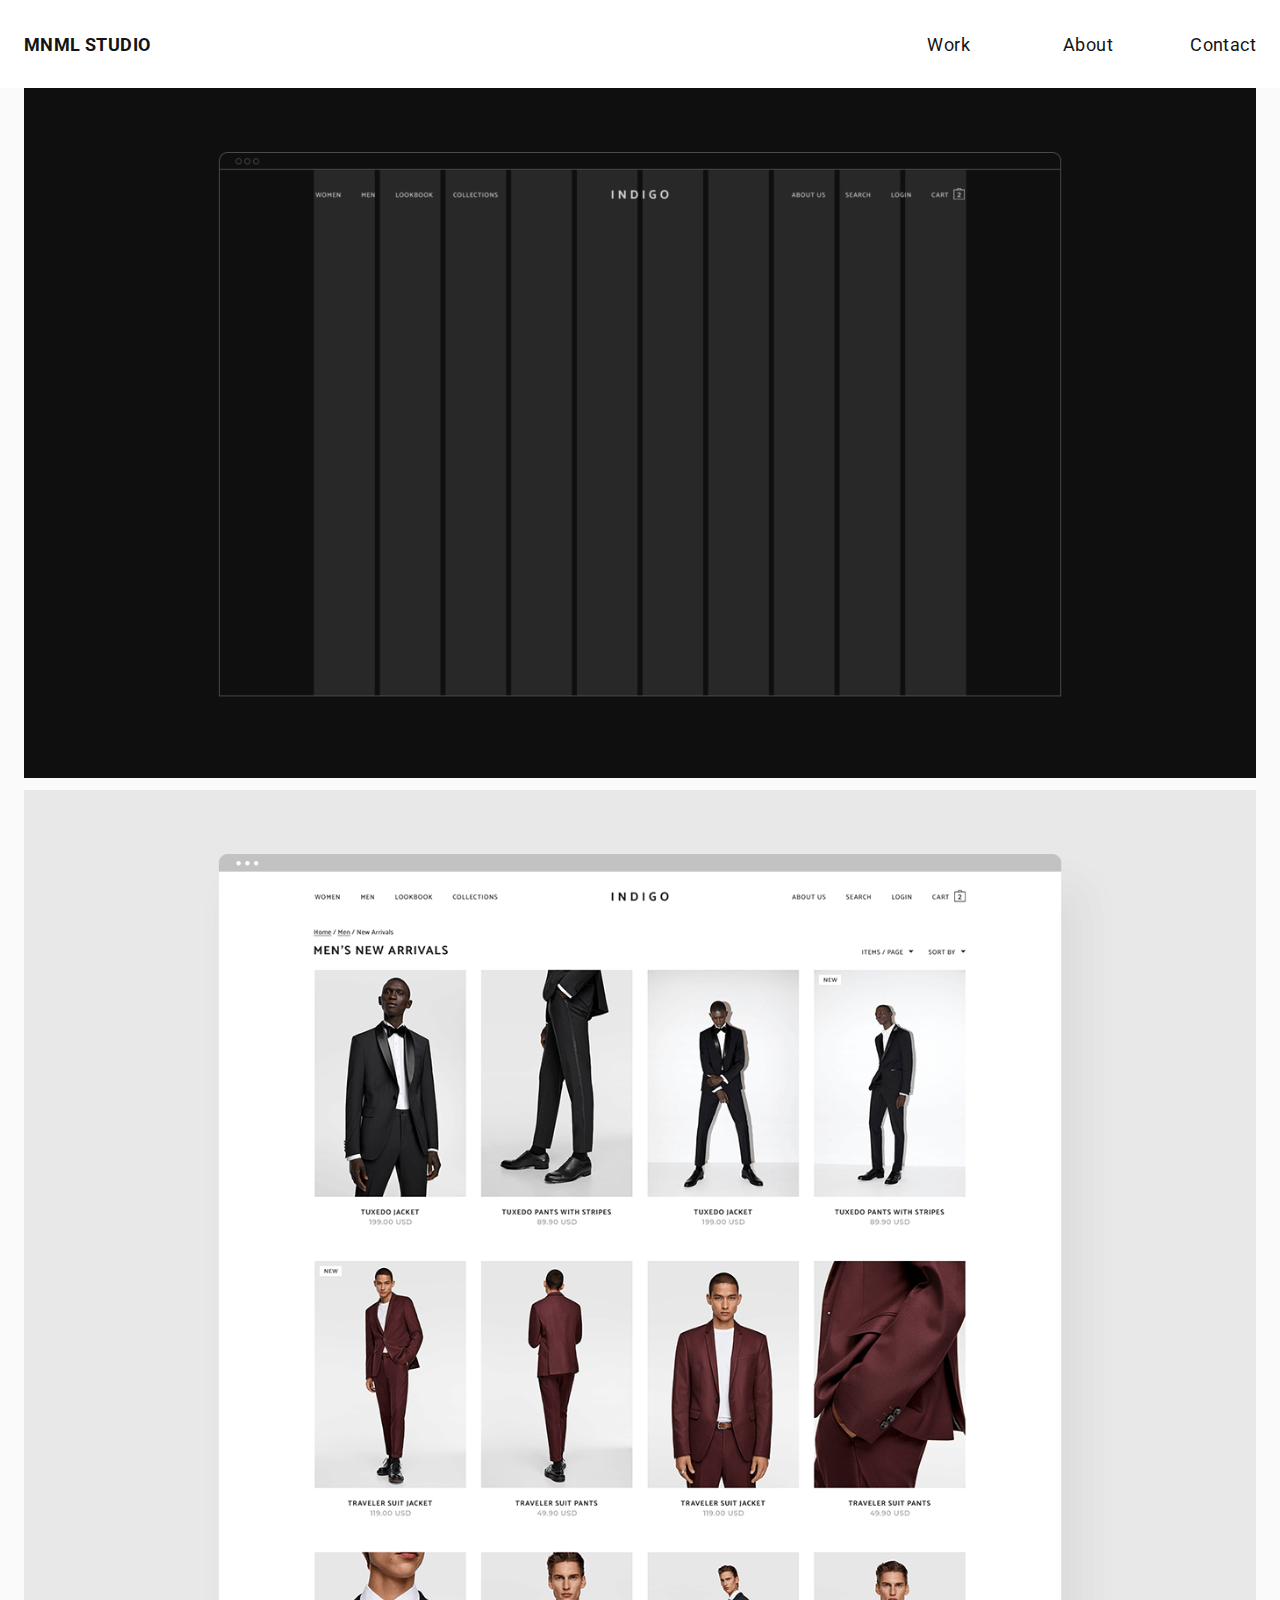
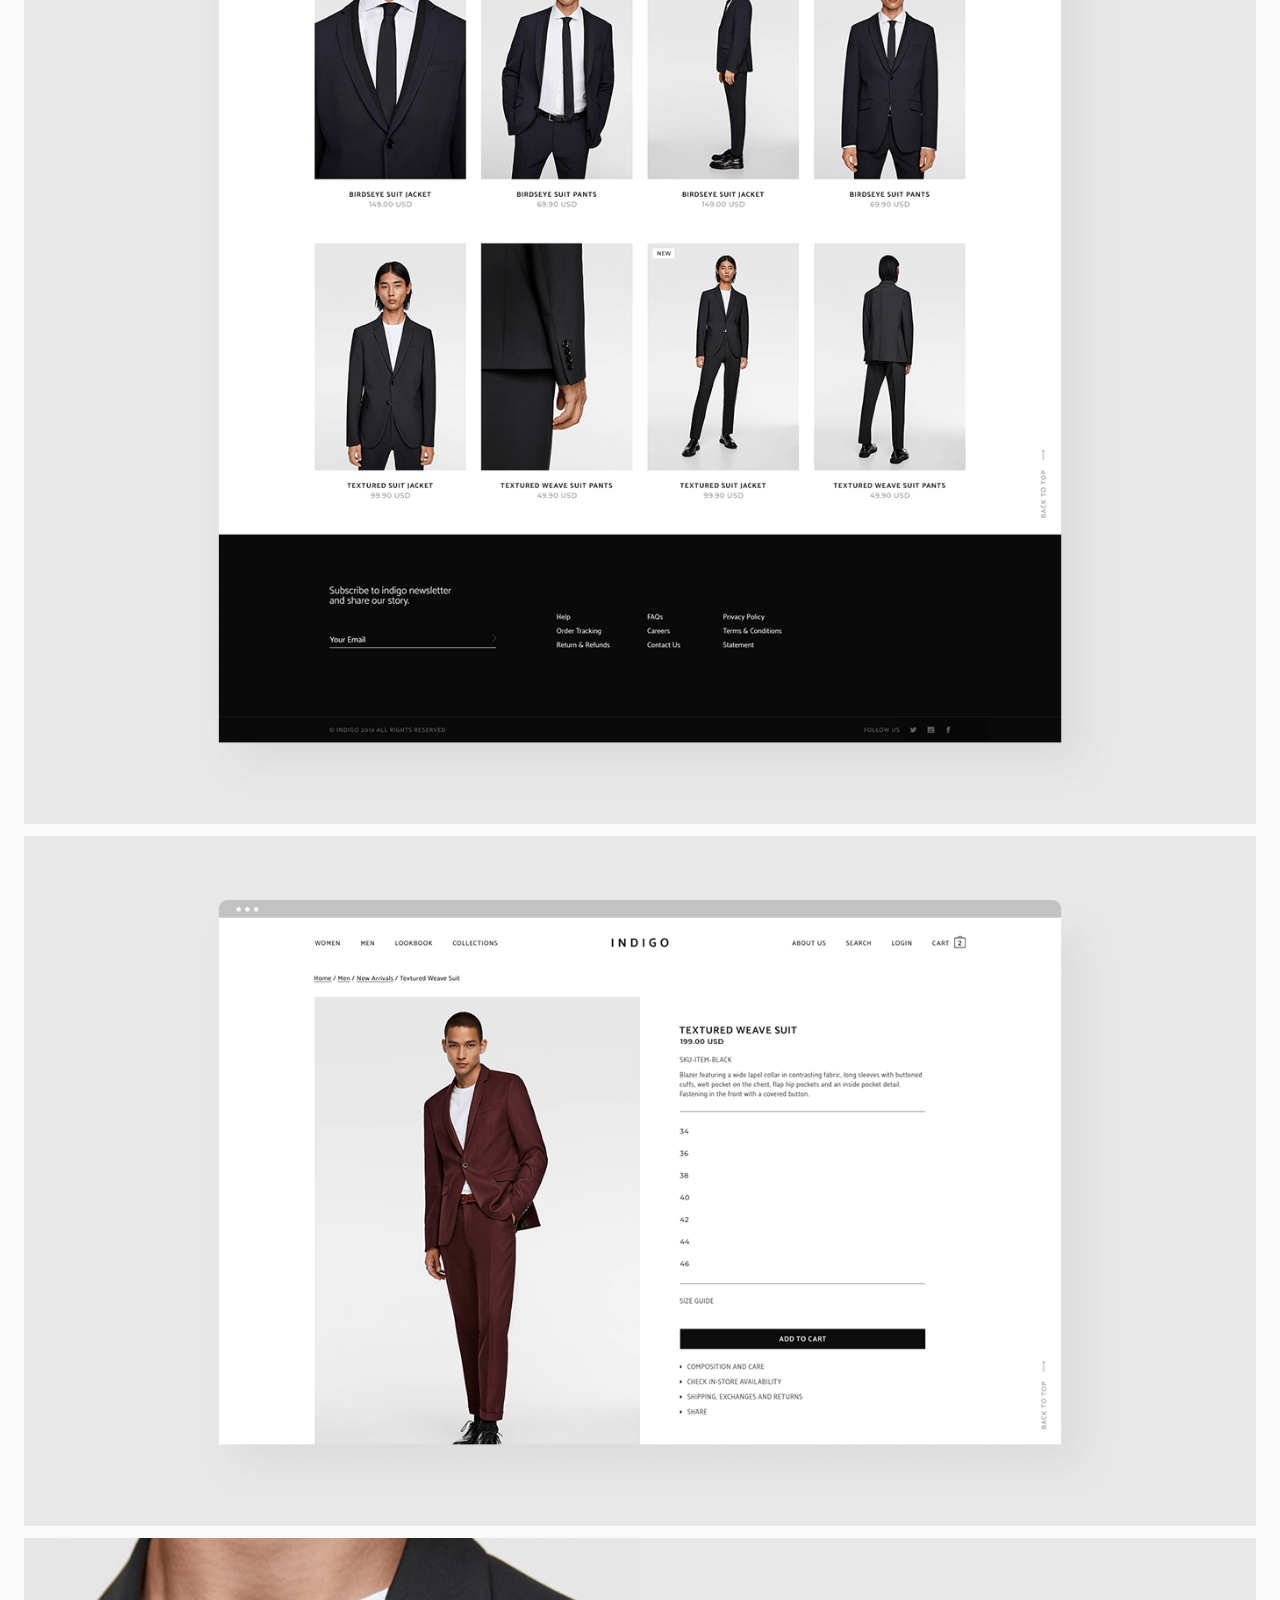
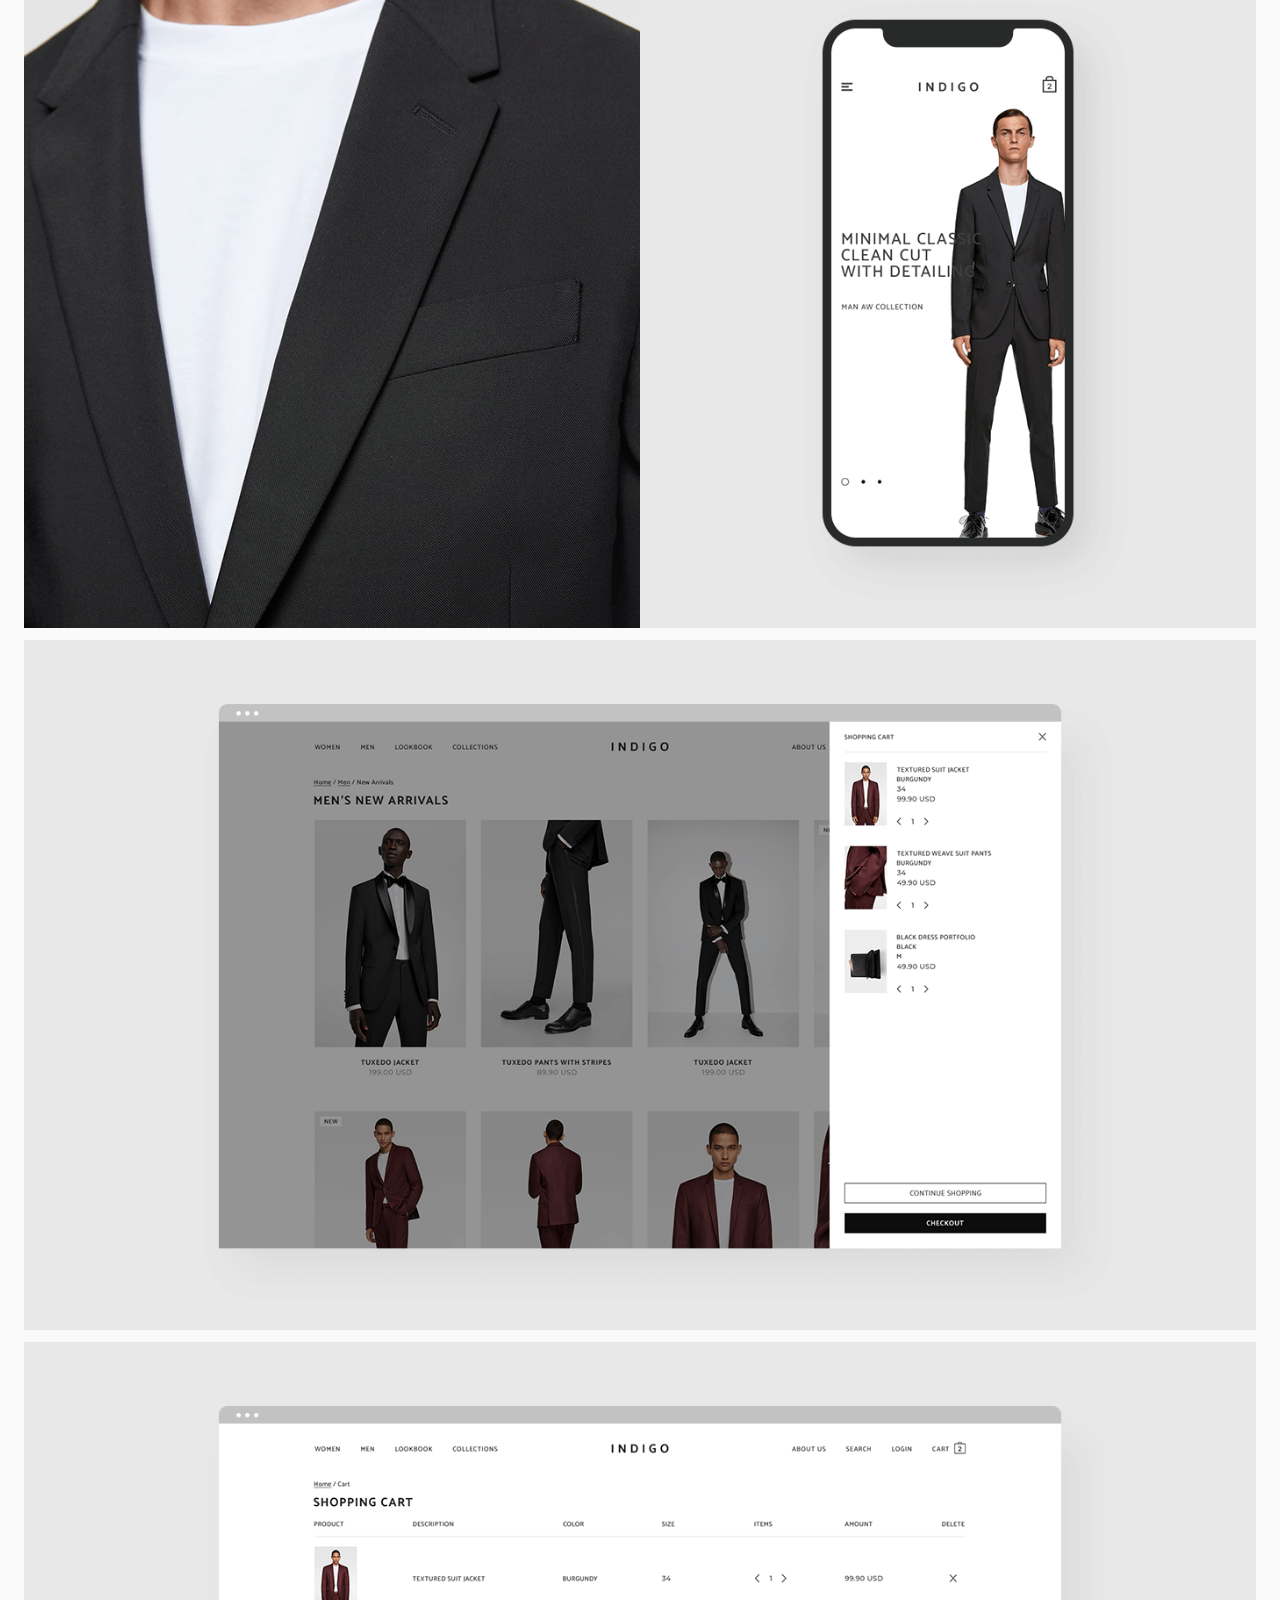
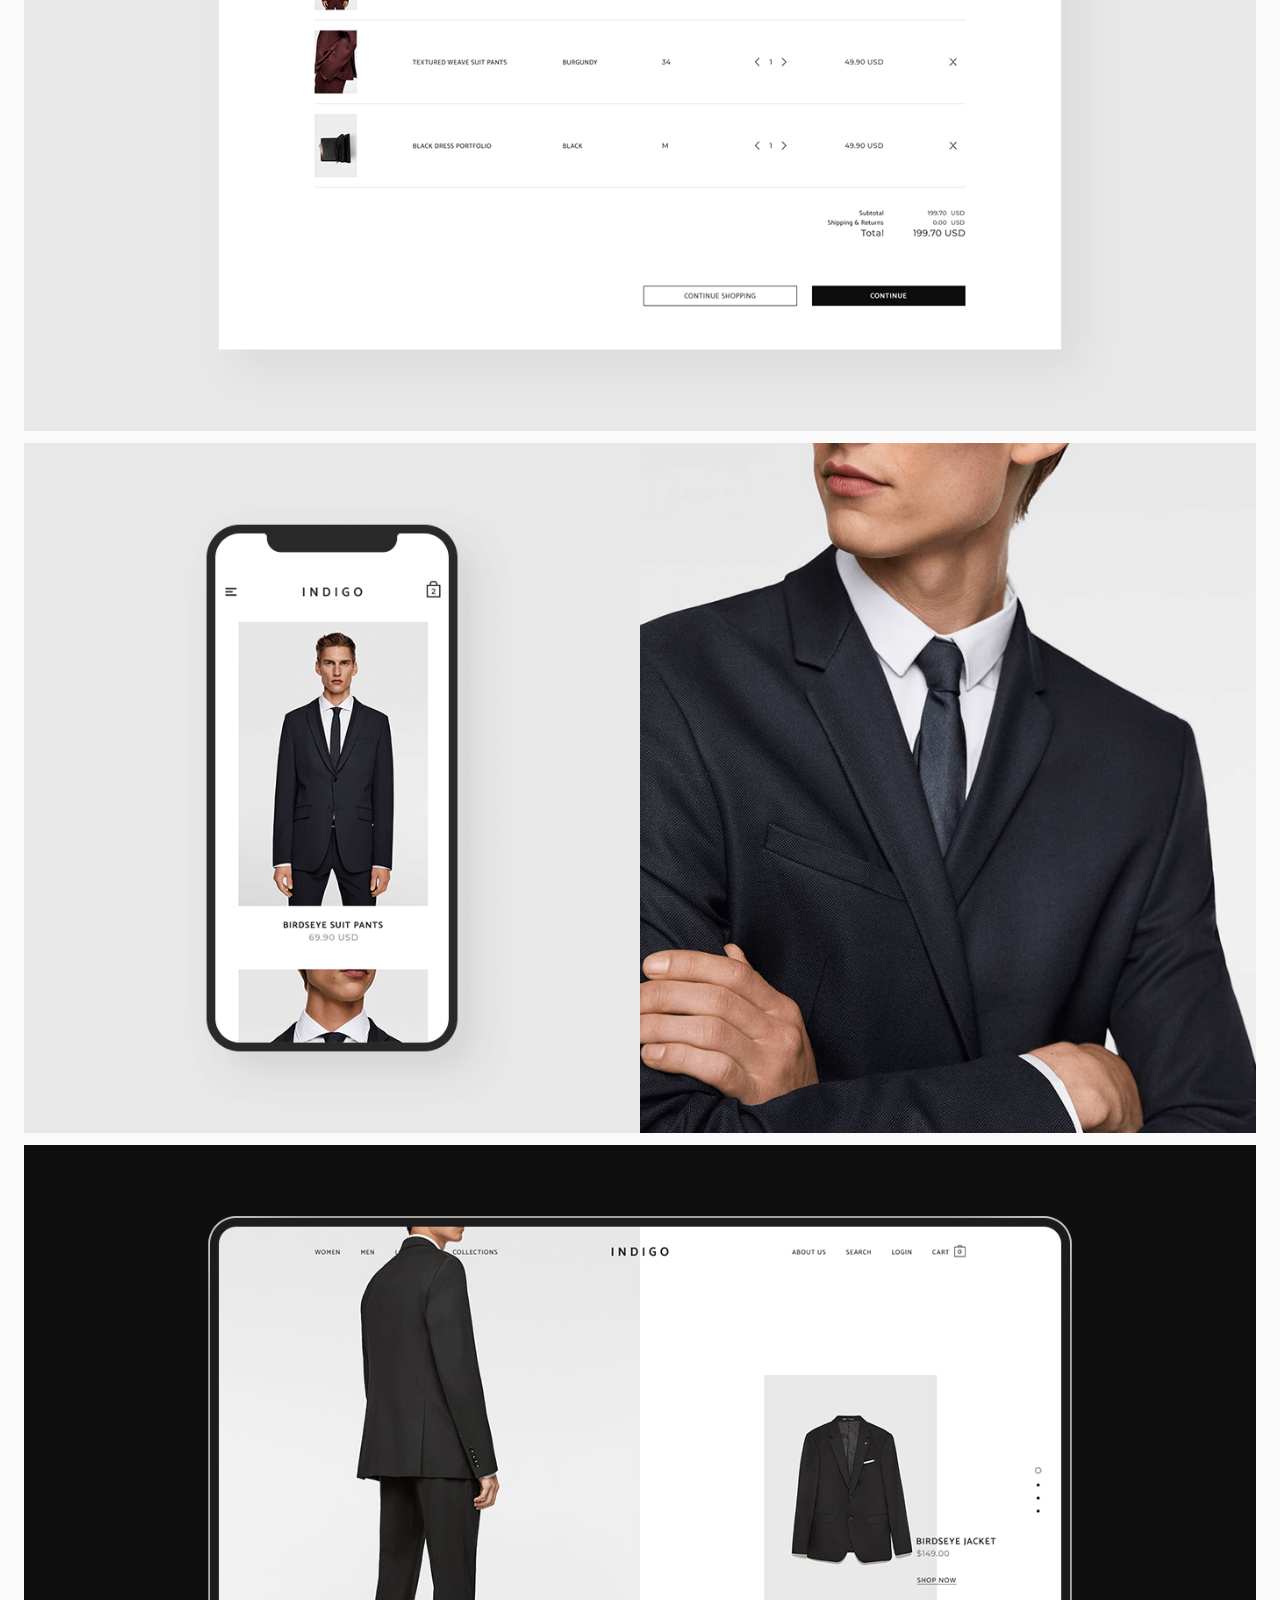
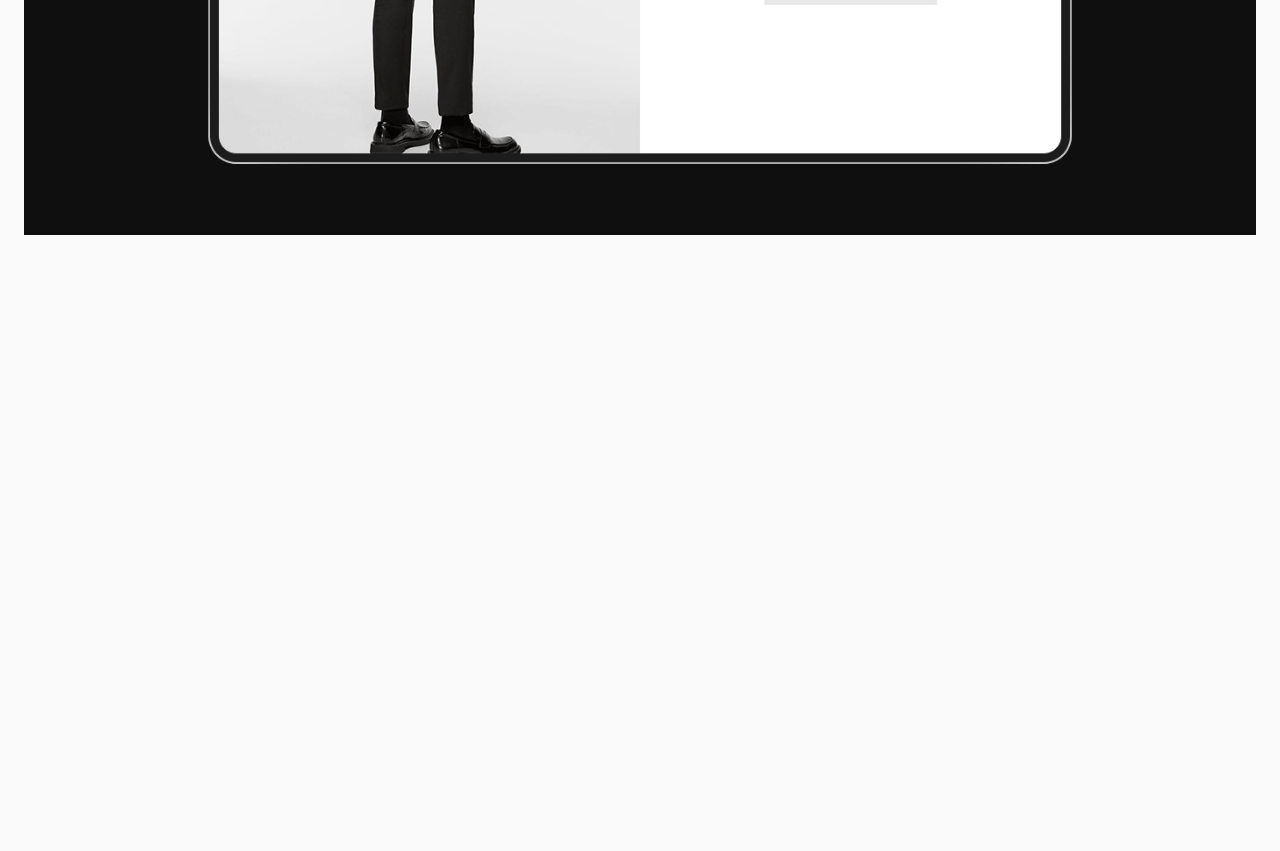
<file: work-3.html>
<!DOCTYPE html>
<html lang="zh-Hant-TW">

<head>
    <!-- meta -->
    <meta charset="utf-8">
    <meta name="robots" content="noindex" />
    <meta name="googlebot" content="noindex" />
    <meta name="viewport"
        content="width=device-width, initial-scale=0.0, user-scalable=no, minimum-scale=1.0, maximum-scale=1.0">
    <meta name="title" content="">
    <meta name="description" content="">
    <meta name="keywords" content="">
    <meta name="author" content="">
    <meta name="copyright" content="">
    <meta name="google" content="notranslate">
    <meta name="format-detection" content="telephone=no">
    <title>MNML STUDIO | INDIGO</title>
    <!-- css & font -->
    <link rel="stylesheet" href="css/work-sub.css">
    <link rel="stylesheet" href="css/work-sub-hamburger.css">
    <link href="https://fonts.googleapis.com/css?family=Roboto:300,400,500,700&display=swap" rel="stylesheet">
    <link href="https://fonts.googleapis.com/css?family=Lora&display=swap" rel="stylesheet">
    <!-- js -->
    <script src="https://ajax.googleapis.com/ajax/libs/jquery/3.3.1/jquery.min.js"></script>
    <script src="js/scrollreveal.min.js"></script>
</head>

<body>
    <!-- nav -->
    <nav class="nav-hide load-hidden">
        <div class="nav-pack">
            <span class="nav-logo"><a href="index.html">MNML STUDIO</a></span>
            <button class="hamburger hamburger--minus" id="toggle">
                <span class="hamburger-box">
                    <span class="hamburger-inner"></span>
                </span>
            </button>
            <ul class="nav-menu">
                <li><a href="work.html">Work</a></li>
                <li><a href="about.html">About</a></li>
                <li><a href="contact.html">Contact</a></li>
            </ul>
        </div>
    </nav>
    <!-- popout -->
    <div class="overlay" id="overlay">
        <div class="popout-menu">
            <ul>
                <li><a href="work.html">Work</a></li>
                <li><a href="about.html">About</a></li>
                <li><a href="contact.html">Contact</a></li>
            </ul>
        </div>
        <div class="popout-sns">
            <ul>
                <li><a href="#" target="_blank">Behance</a></li>
                <li><a href="#" target="_blank">Instagram</a></li>
                <li><a href="#" target="_blank">Dribbble</a></li>
            </ul>
        </div>
    </div>
    <!-- section -->
    <section>
        <div class="work load-hidden">
            <img src="images/work-03-01.png" style="width:100%">
            <img src="images/work-03-02.png" style="width:100%">
            <img src="images/work-03-03.png" style="width:100%">
            <img src="images/work-03-04.png" style="width:100%">
            <img src="images/work-03-05.png" style="width:100%">
            <img src="images/work-03-06.png" style="width:100%">
            <img src="images/work-03-07.png" style="width:100%">
            <img src="images/work-03-08.png" style="width:100%">
        </div>
        <div class="s-pack load-hidden">
            <div class="s-row">
                <div class="s-col-7">
                    <span class="s-title">Credits</span><span class="s-info">Designer : Lee Tzu Hsu<br>Photos : <a
                            href="https://www.zara.com/ww/" target="_blank">ZARA International</a></span>
                </div>
                <div class="s-col-11">
                    <span class="s-title">Keywords</span><span class="s-info">Branding, E-commerce, Web Design</span>
                </div>
            </div>
        </div>
    </section>
    <!-- footer -->
    <footer>
        <div class="f-all load-hidden">
            <div class="f-pack">
                <div class="f-row ">
                    <div class="f-col-7">
                        <span class="f-title">poster card</span>
                        <span class="f-link-gap">11F No.37 Zhuang 2nd Street<br>Taoyuan Dist Taoyuan City,
                            Taiwan.</span><span class="f-link">© 2024 MNML STUDIO</span>
                    </div>
                    <div class="f-col-3">
                        <span class="f-title">say hello</span>
                        <span class="f-link"><a href="mailto:leetzuhsu@gmail.com">intro1984@gmail.com</a><br>+886 966
                            040 369</span>
                    </div>
                    <div class="f-col-2">
                        <span class="f-title">social</span>
                        <span class="f-link">
                            <a href="https://medium.com/@xu.docs" target="_blank">Medium</a><br>
                            <a href="https://dribbble.com/designed-by-xu" target="_blank">Dribbble</a><br>
                            <a href="https://www.instagram.com/xu.webp/" target="_blank">Instagram</a>
                        </span>
                    </div>
                </div>
            </div>
        </div>
    </footer>
    <!-- Hamburger -->
    <script>
        var forEach = function (t, o, r) {
            if ("[object Object]" === Object.prototype.toString.call(t))
                for (var c in t) Object.prototype.hasOwnProperty.call(t, c) && o.call(r, t[c], c, t);
            else
                for (var e = 0, l = t.length; l > e; e++) o.call(r, t[e], e, t)
        };

        var hamburgers = document.querySelectorAll(".hamburger");
        if (hamburgers.length > 0) {
            forEach(hamburgers, function (hamburger) {
                hamburger.addEventListener("click", function () {
                    this.classList.toggle("is-active");
                }, false);
            });
        }
    </script>
    <!-- Overlay -->
    <script>
        $('#toggle').click(function () {
            $(this).toggleClass('active');
            $('#overlay').toggleClass('open');
        });
    </script>
    <!-- ScrollTo -->
    <script>
        window.onload = function () {
            setTimeout(function () {
                scrollTo(0, 0);
            }, 100);
        }
    </script>
    <!-- ScrollReveal -->
    <script>
        ScrollReveal().reveal('.nav-hide', {
            duration: 620,
            delay: 380,
            distance: '0px',
            easing: 'cubic-bezier(0.38, 0, 0.15, 1)'
        })
        ScrollReveal().reveal('.work', {
            duration: 620,
            delay: 380,
            distance: '12px',
            easing: 'cubic-bezier(0.38, 0, 0.15, 1)'
        })
        ScrollReveal().reveal('.s-pack', {
            duration: 620,
            delay: 145,
            distance: '0px',
            easing: 'cubic-bezier(0.38, 0, 0.15, 1)'
        })
        ScrollReveal().reveal('.f-all', {
            duration: 620,
            delay: 145,
            distance: '0px',
            easing: 'cubic-bezier(0.38, 0, 0.15, 1)'
        })
    </script>
</body>

</html>
</file>
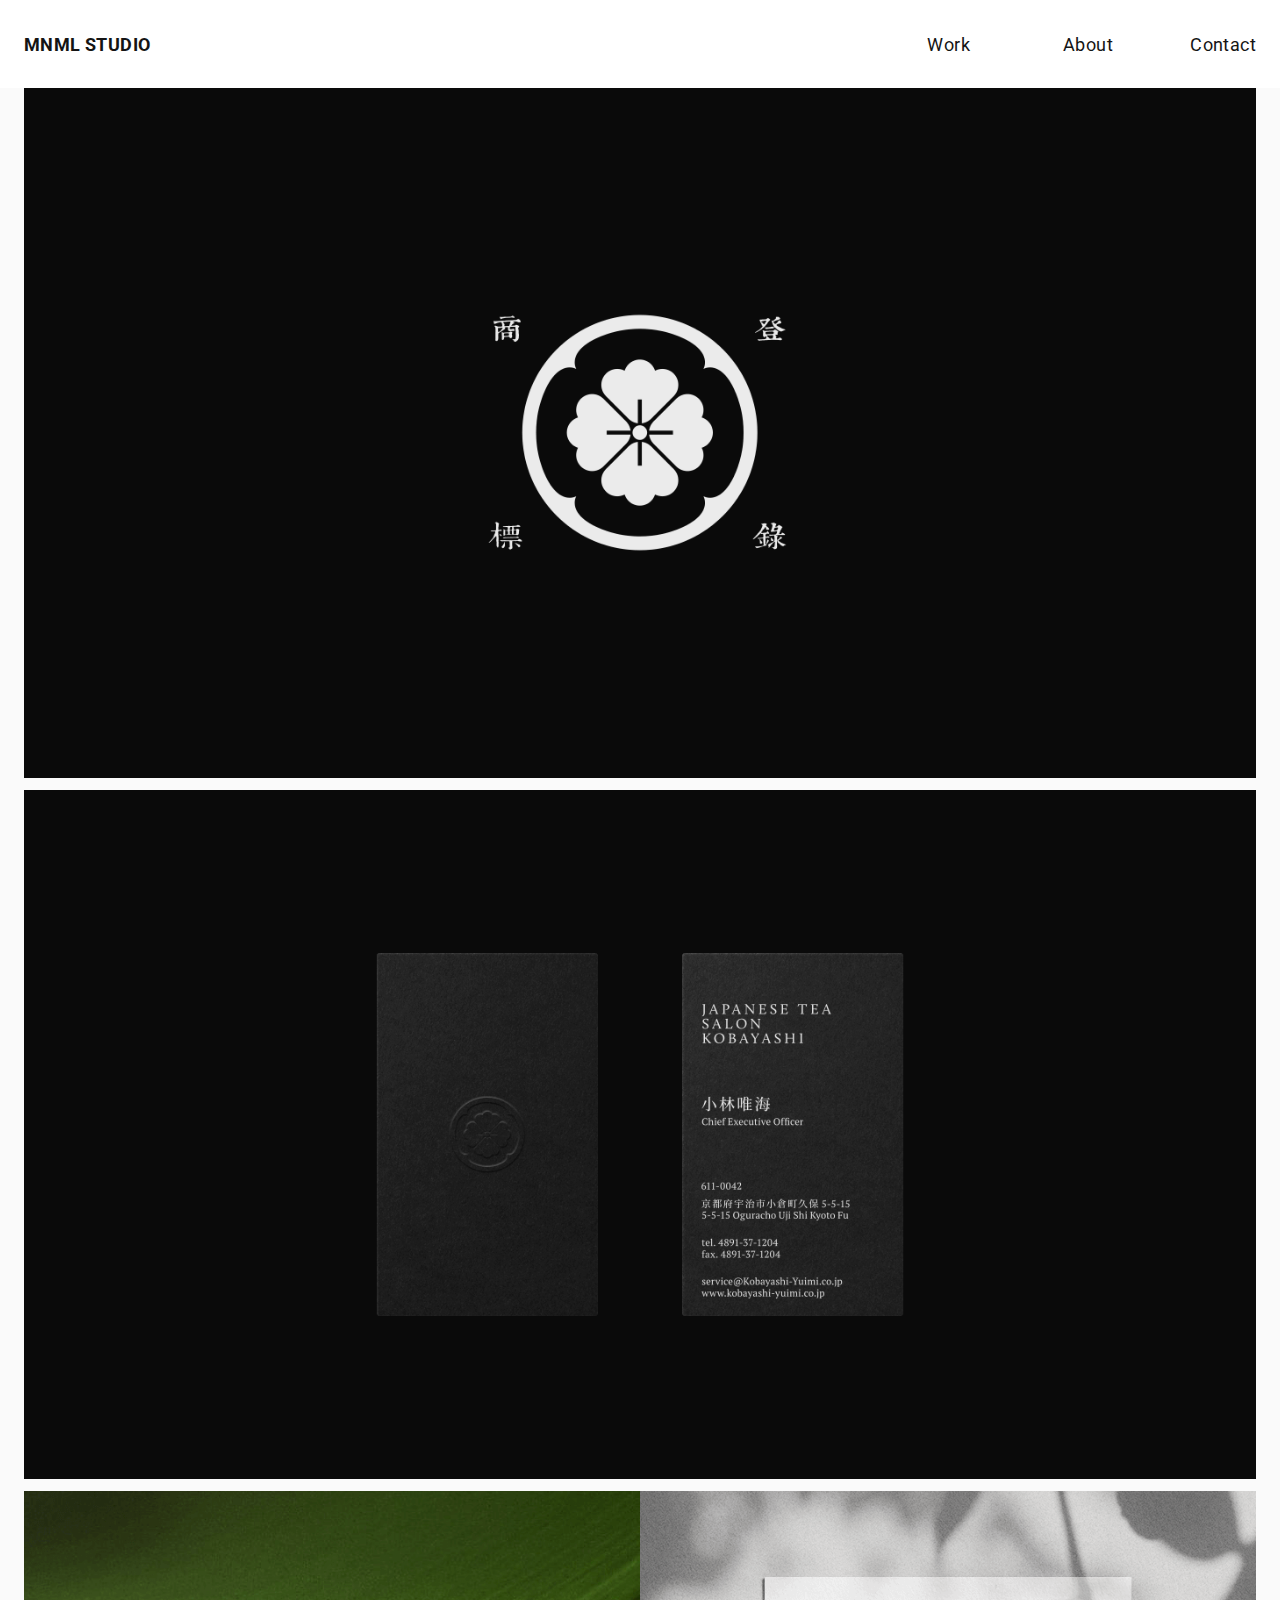
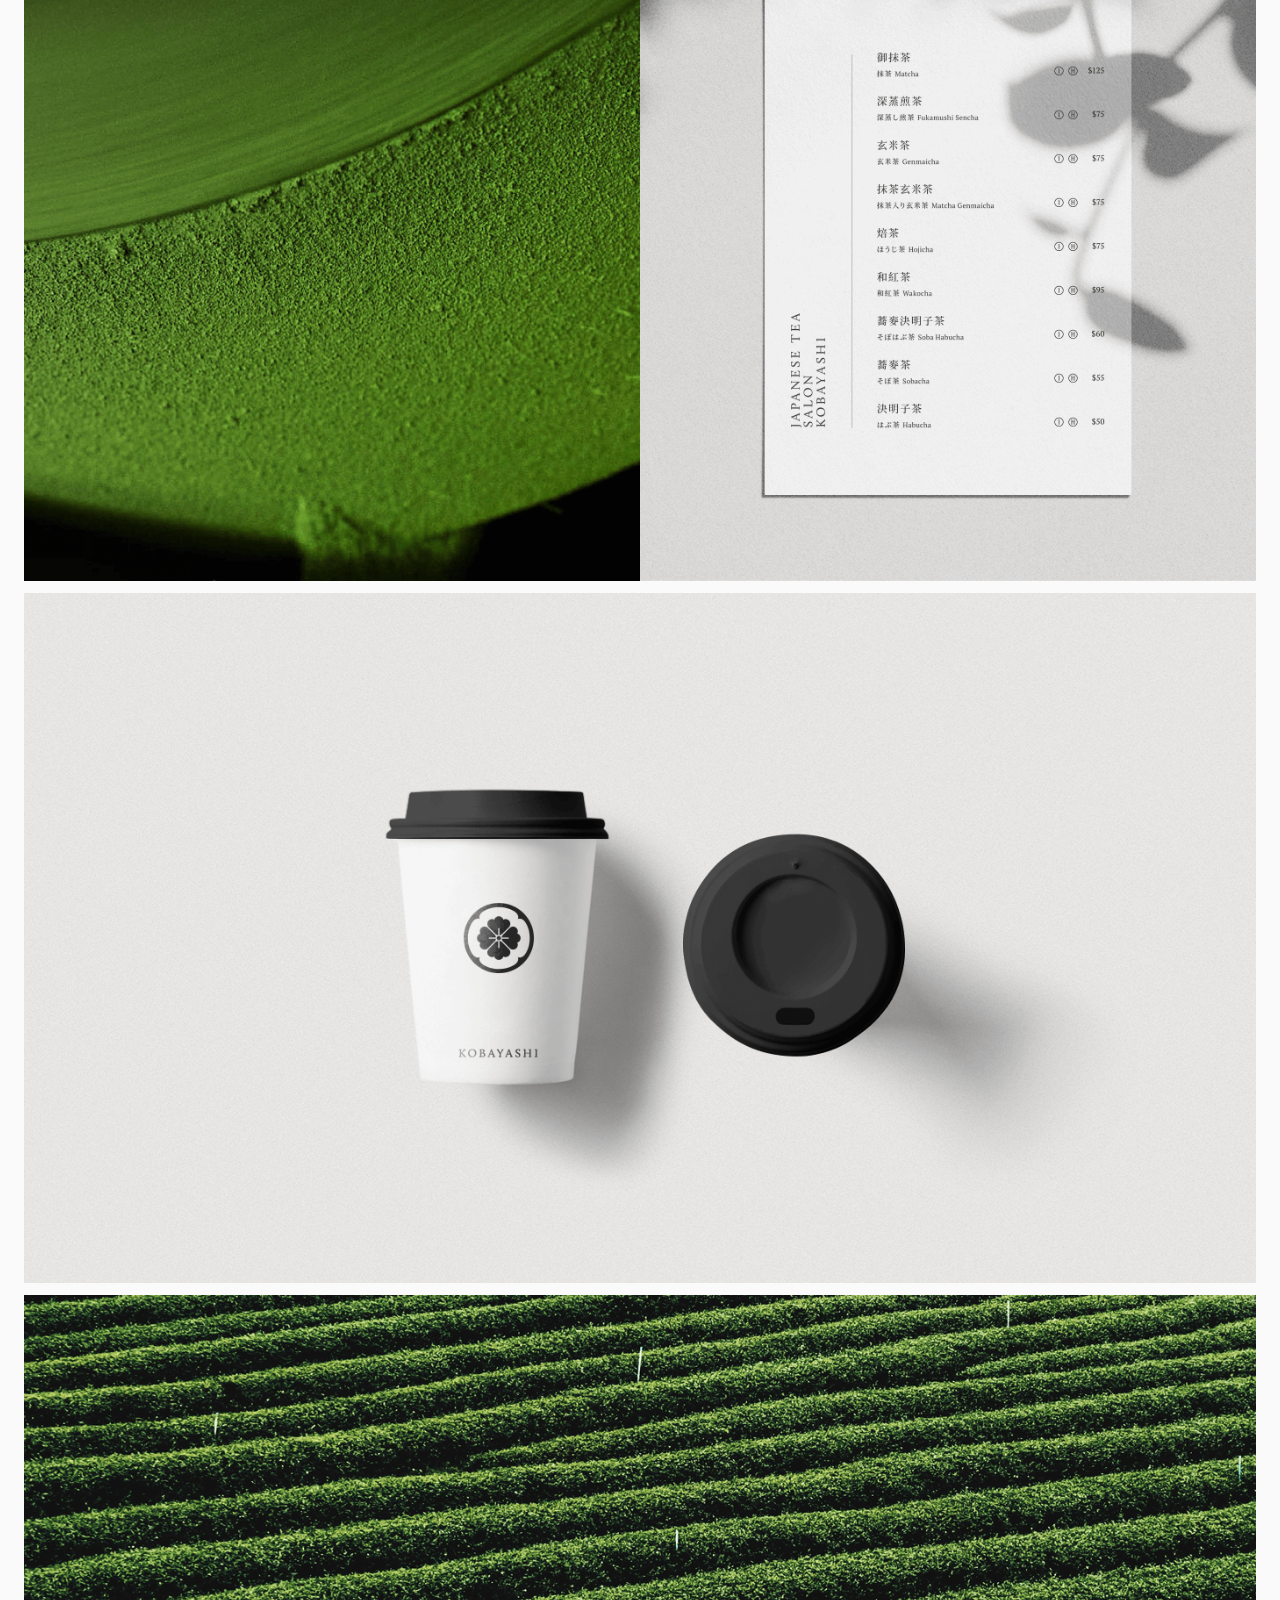
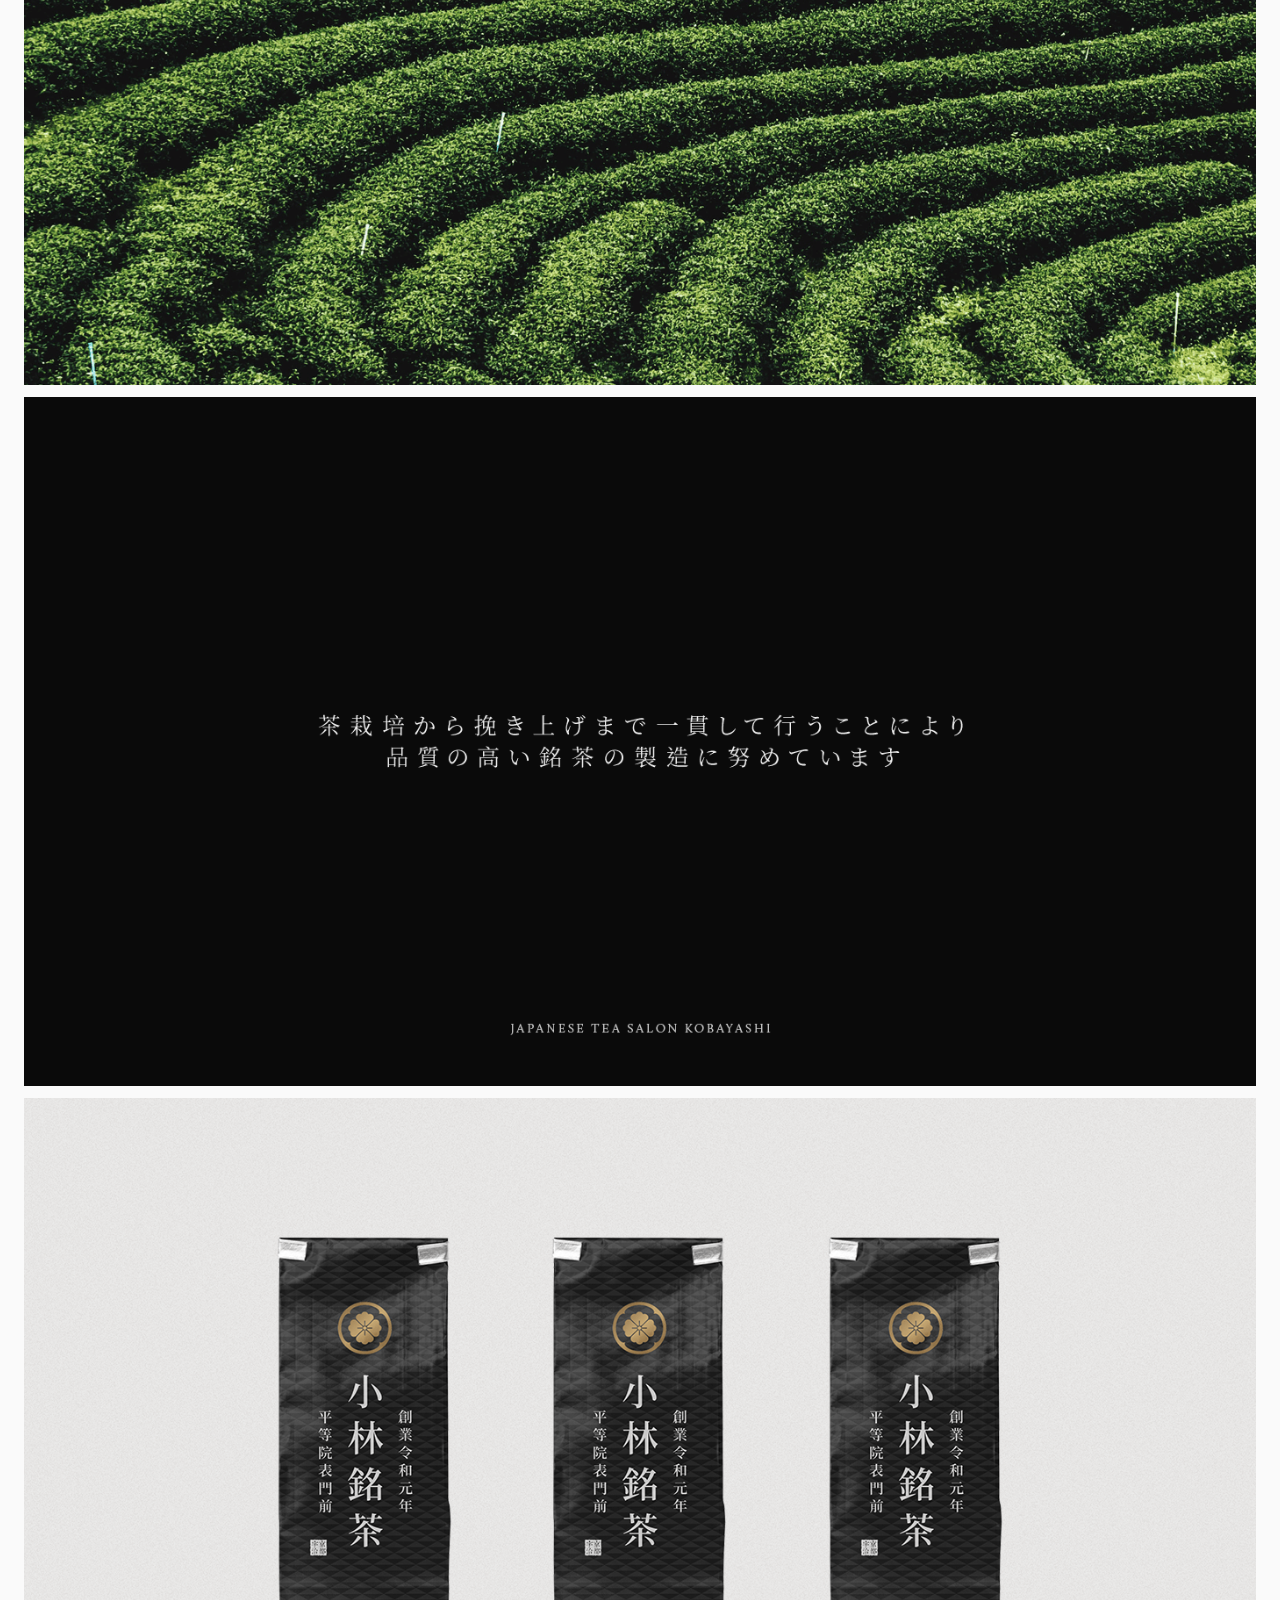
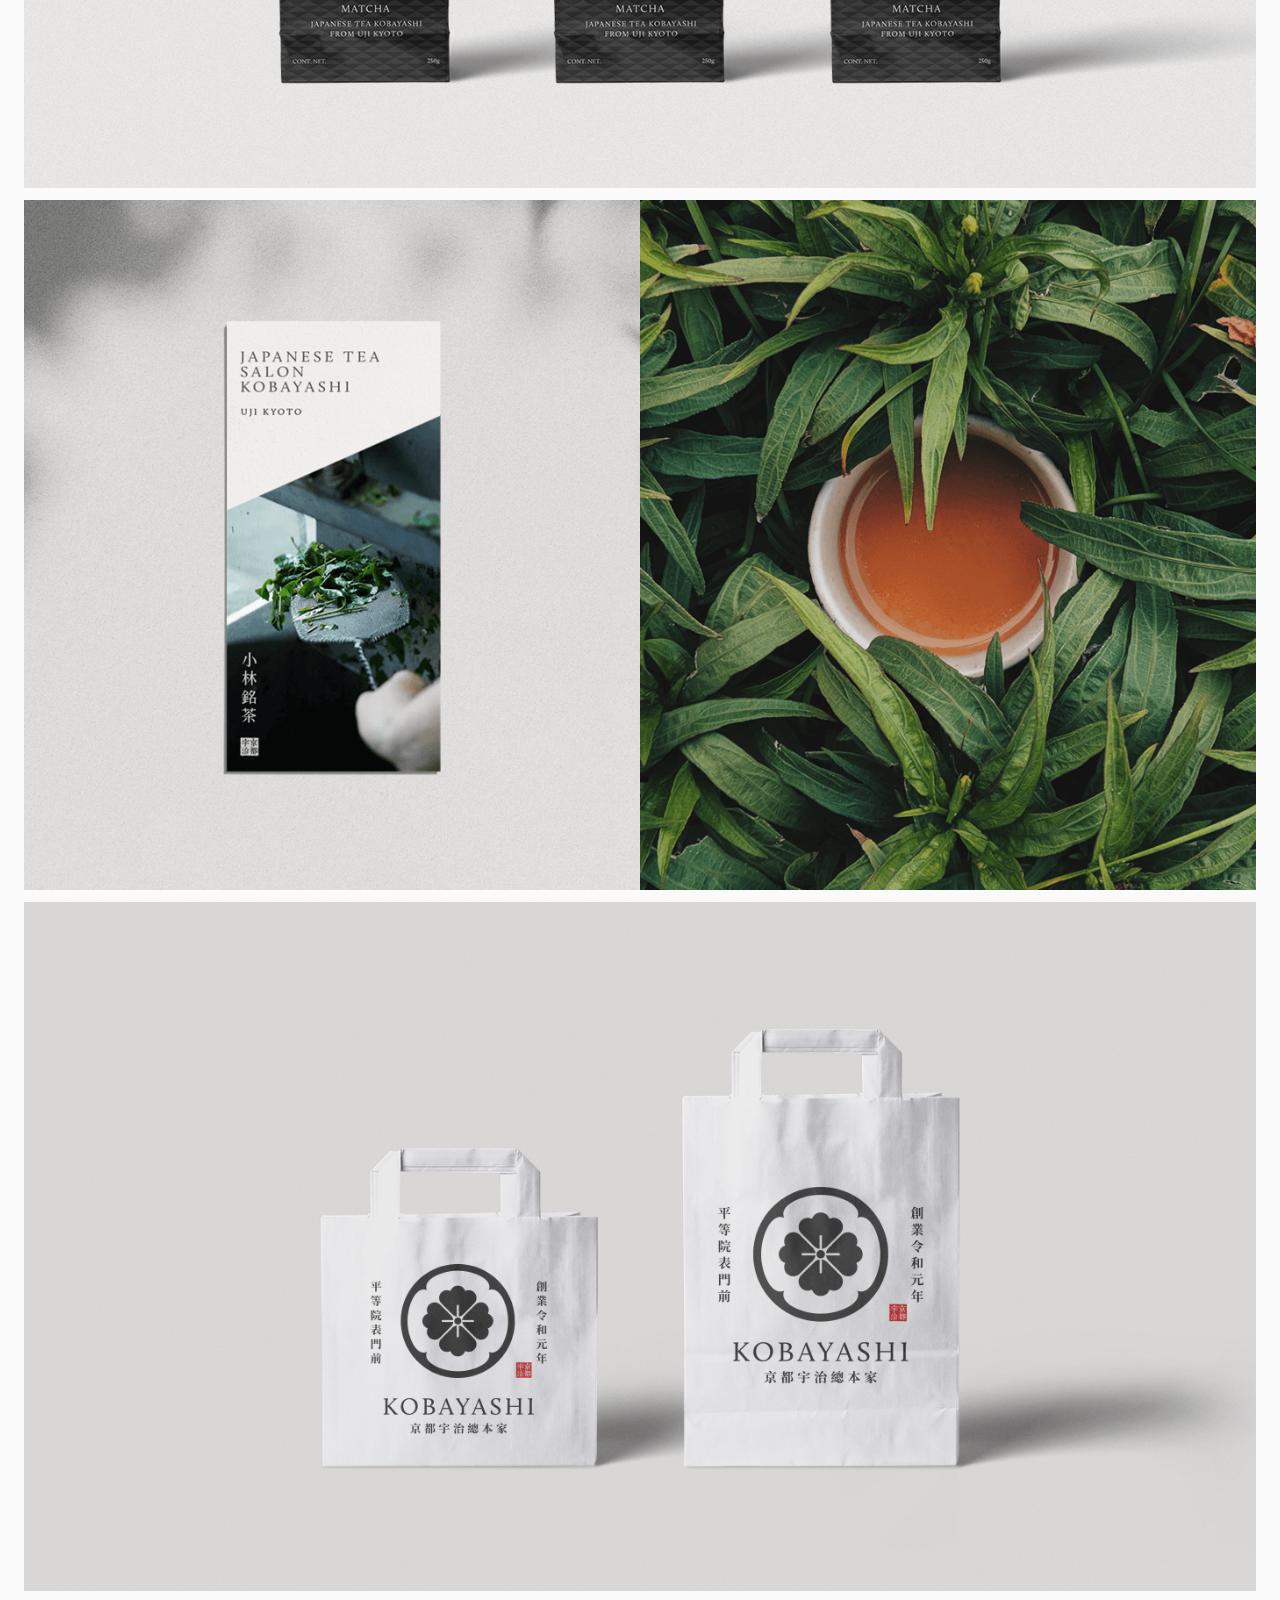
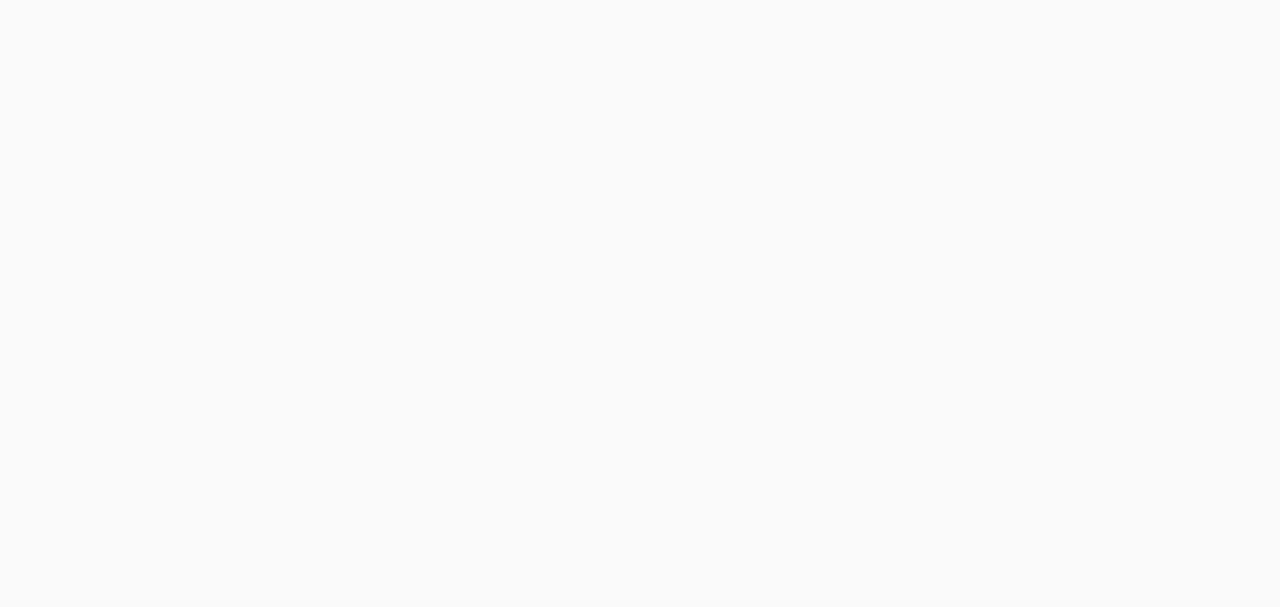
<file: work-4.html>
<!DOCTYPE html>
<html lang="zh-Hant-TW">

<head>
    <!-- meta -->
    <meta charset="utf-8">
    <meta name="robots" content="noindex" />
    <meta name="googlebot" content="noindex" />
    <meta name="viewport"
        content="width=device-width, initial-scale=0.0, user-scalable=no, minimum-scale=1.0, maximum-scale=1.0">
    <meta name="title" content="">
    <meta name="description" content="">
    <meta name="keywords" content="">
    <meta name="author" content="">
    <meta name="copyright" content="">
    <meta name="google" content="notranslate">
    <meta name="format-detection" content="telephone=no">
    <title>MNML STUDIO | JAPANESE TEA SALON</title>
    <!-- css & font -->
    <link rel="stylesheet" href="css/work-sub.css">
    <link rel="stylesheet" href="css/work-sub-hamburger.css">
    <link href="https://fonts.googleapis.com/css?family=Roboto:300,400,500,700&display=swap" rel="stylesheet">
    <link href="https://fonts.googleapis.com/css?family=Lora&display=swap" rel="stylesheet">
    <!-- js -->
    <script src="https://ajax.googleapis.com/ajax/libs/jquery/3.3.1/jquery.min.js"></script>
    <script src="js/scrollreveal.min.js"></script>
</head>

<body>
    <!-- nav -->
    <nav class="nav-hide load-hidden">
        <div class="nav-pack">
            <span class="nav-logo"><a href="index.html">MNML STUDIO</a></span>
            <button class="hamburger hamburger--minus" id="toggle">
                <span class="hamburger-box">
                    <span class="hamburger-inner"></span>
                </span>
            </button>
            <ul class="nav-menu">
                <li><a href="work.html">Work</a></li>
                <li><a href="about.html">About</a></li>
                <li><a href="contact.html">Contact</a></li>
            </ul>
        </div>
    </nav>
    <!-- popout -->
    <div class="overlay" id="overlay">
        <div class="popout-menu">
            <ul>
                <li><a href="work.html">Work</a></li>
                <li><a href="about.html">About</a></li>
                <li><a href="contact.html">Contact</a></li>
            </ul>
        </div>
        <div class="popout-sns">
            <ul>
                <li><a href="#" target="_blank">Behance</a></li>
                <li><a href="#" target="_blank">Instagram</a></li>
                <li><a href="#" target="_blank">Dribbble</a></li>
            </ul>
        </div>
    </div>
    <!-- section -->
    <section>
        <div class="work load-hidden">
            <img src="images/work-06-01.png" style="width:100%">
            <img src="images/work-06-02.png" style="width:100%">
            <img src="images/work-06-03.png" style="width:100%">
            <img src="images/work-06-04.png" style="width:100%">
            <img src="images/work-06-05.png" style="width:100%">
            <img src="images/work-06-06.png" style="width:100%">
            <img src="images/work-06-07.png" style="width:100%">
            <img src="images/work-06-08.png" style="width:100%">
            <img src="images/work-06-09.png" style="width:100%">
        </div>
        <div class="s-pack load-hidden">
            <div class="s-row">
                <div class="s-col-7">
                    <span class="s-title">Credits</span><span class="s-info">Designer : Lee Tzu Hsu</span>
                </div>
                <div class="s-col-11">
                    <span class="s-title">Keywords</span><span class="s-info">Branding, Packaging, Signage</span>
                </div>
            </div>
        </div>
    </section>
    <!-- footer -->
    <footer>
        <div class="f-all load-hidden">
            <div class="f-pack">
                <div class="f-row ">
                    <div class="f-col-7">
                        <span class="f-title">poster card</span>
                        <span class="f-link-gap">11F No.37 Zhuang 2nd Street<br>Taoyuan Dist Taoyuan City,
                            Taiwan.</span><span class="f-link">© 2024 MNML STUDIO</span>
                    </div>
                    <div class="f-col-3">
                        <span class="f-title">say hello</span>
                        <span class="f-link"><a href="mailto:leetzuhsu@gmail.com">intro1984@gmail.com</a><br>+886 966
                            040 369</span>
                    </div>
                    <div class="f-col-2">
                        <span class="f-title">social</span>
                        <span class="f-link">
                            <a href="https://medium.com/@xu.docs" target="_blank">Medium</a><br>
                            <a href="https://dribbble.com/designed-by-xu" target="_blank">Dribbble</a><br>
                            <a href="https://www.instagram.com/xu.webp/" target="_blank">Instagram</a>
                        </span>
                    </div>
                </div>
            </div>
        </div>
    </footer>
    <!-- Hamburger -->
    <script>
        var forEach = function (t, o, r) {
            if ("[object Object]" === Object.prototype.toString.call(t))
                for (var c in t) Object.prototype.hasOwnProperty.call(t, c) && o.call(r, t[c], c, t);
            else
                for (var e = 0, l = t.length; l > e; e++) o.call(r, t[e], e, t)
        };

        var hamburgers = document.querySelectorAll(".hamburger");
        if (hamburgers.length > 0) {
            forEach(hamburgers, function (hamburger) {
                hamburger.addEventListener("click", function () {
                    this.classList.toggle("is-active");
                }, false);
            });
        }
    </script>
    <!-- Overlay -->
    <script>
        $('#toggle').click(function () {
            $(this).toggleClass('active');
            $('#overlay').toggleClass('open');
        });
    </script>
    <!-- ScrollTo -->
    <script>
        window.onload = function () {
            setTimeout(function () {
                scrollTo(0, 0);
            }, 100);
        }
    </script>
    <!-- ScrollReveal -->
    <script>
        ScrollReveal().reveal('.nav-hide', {
            duration: 620,
            delay: 380,
            distance: '0px',
            easing: 'cubic-bezier(0.38, 0, 0.15, 1)'
        })
        ScrollReveal().reveal('.work', {
            duration: 620,
            delay: 380,
            distance: '12px',
            easing: 'cubic-bezier(0.38, 0, 0.15, 1)'
        })
        ScrollReveal().reveal('.s-pack', {
            duration: 620,
            delay: 145,
            distance: '0px',
            easing: 'cubic-bezier(0.38, 0, 0.15, 1)'
        })
        ScrollReveal().reveal('.f-all', {
            duration: 620,
            delay: 145,
            distance: '0px',
            easing: 'cubic-bezier(0.38, 0, 0.15, 1)'
        })
    </script>
</body>

</html>
</file>
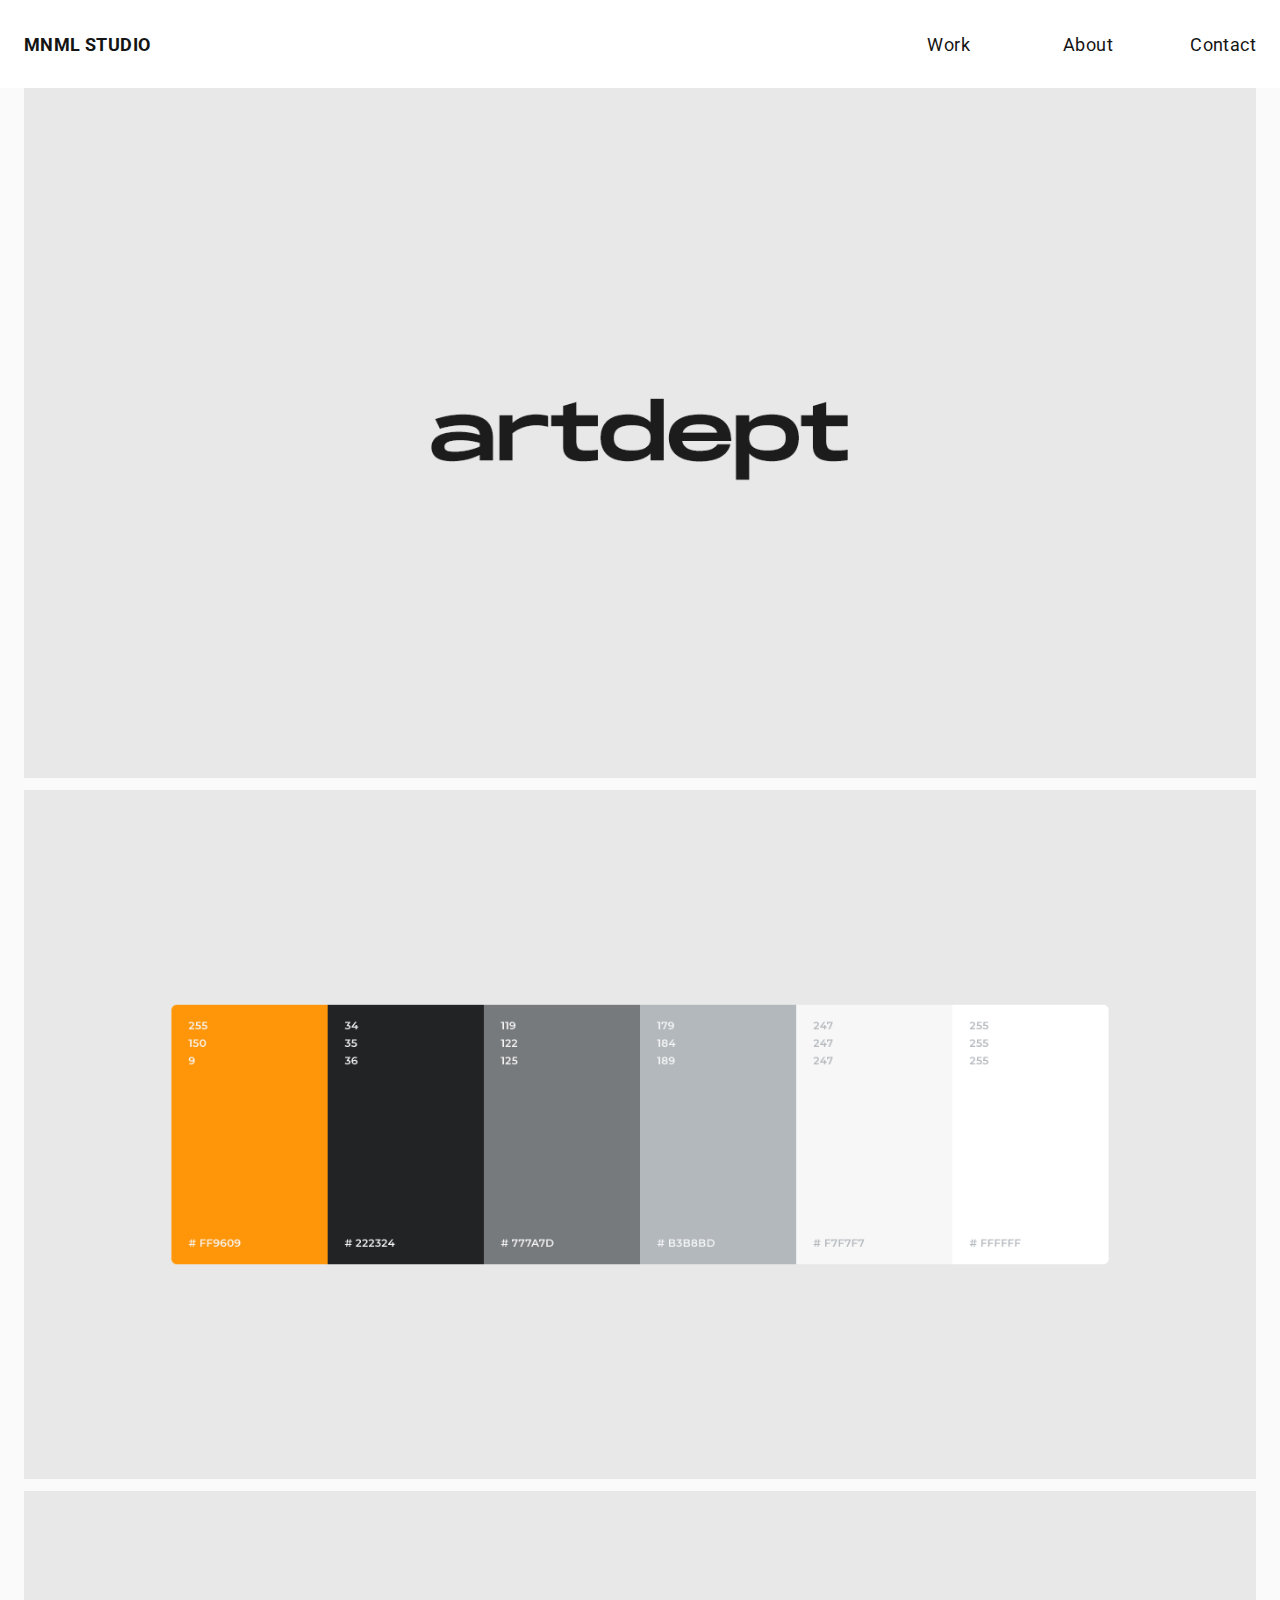
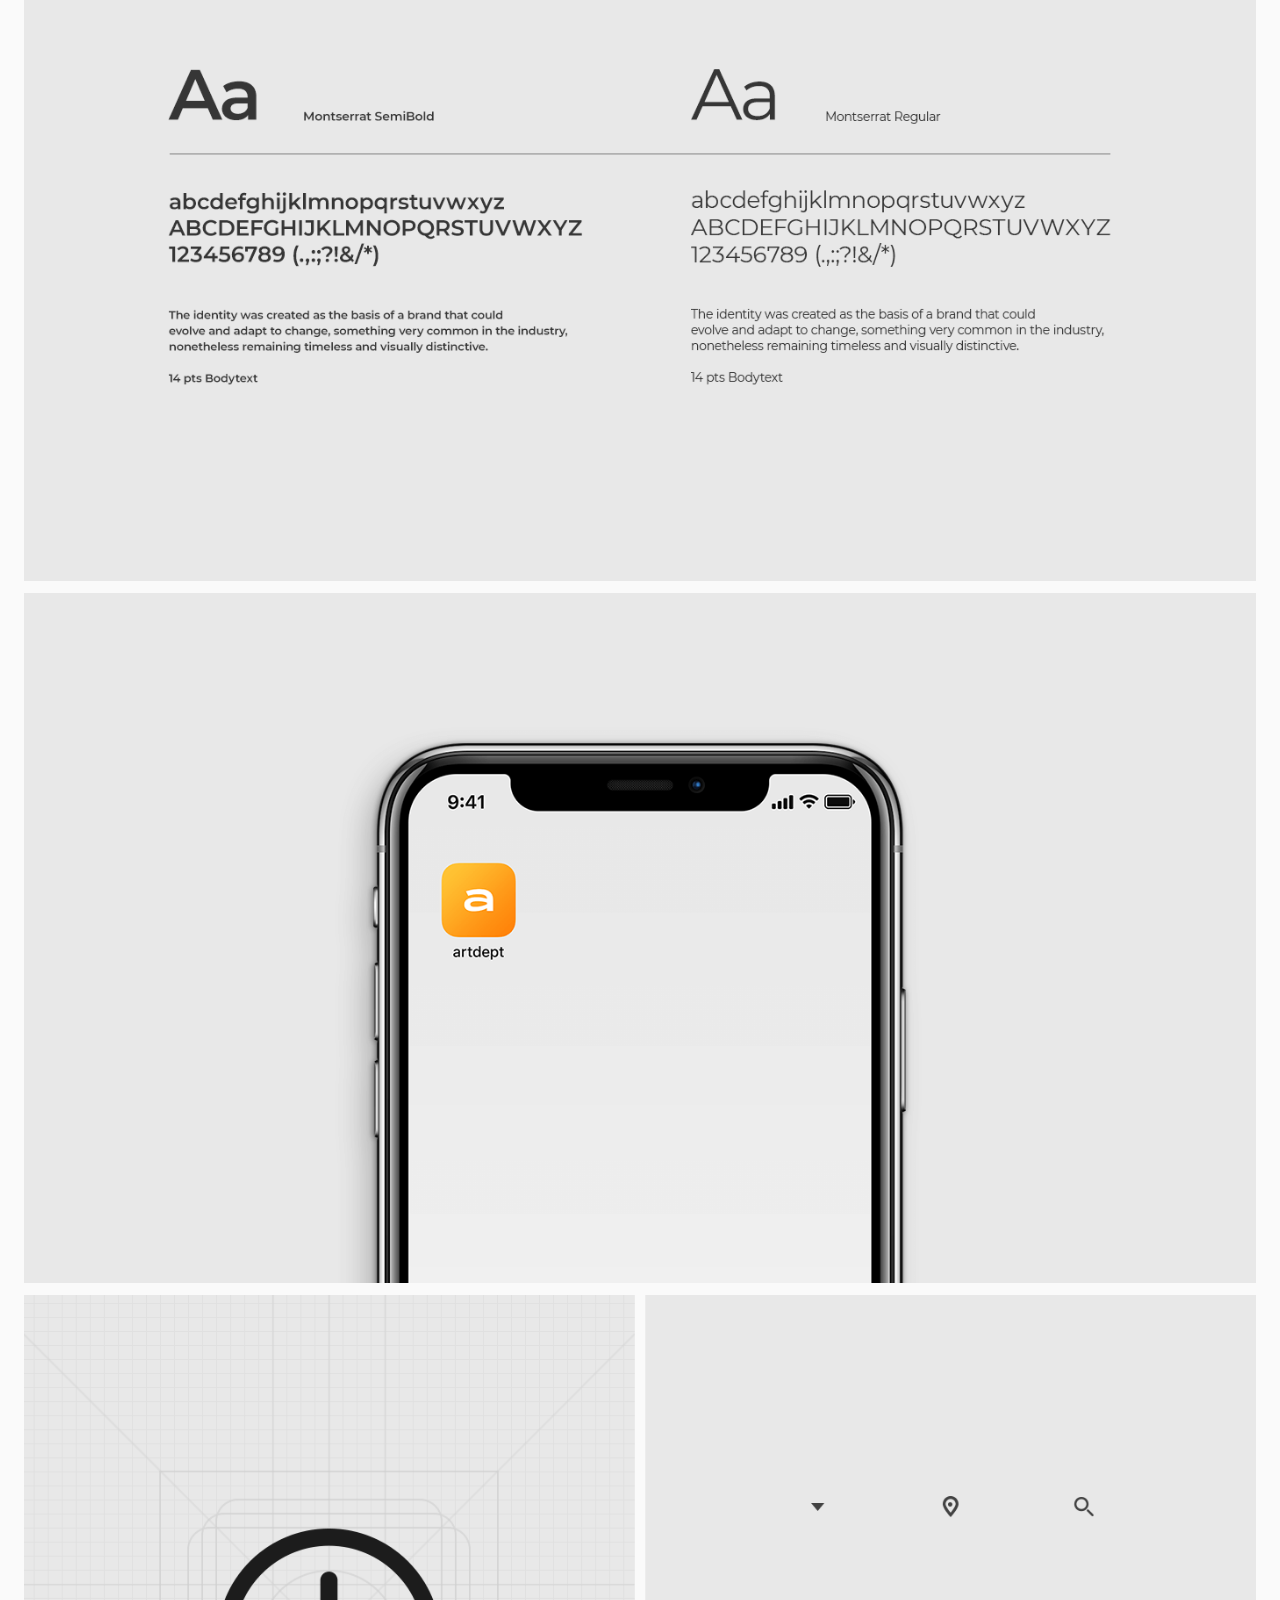
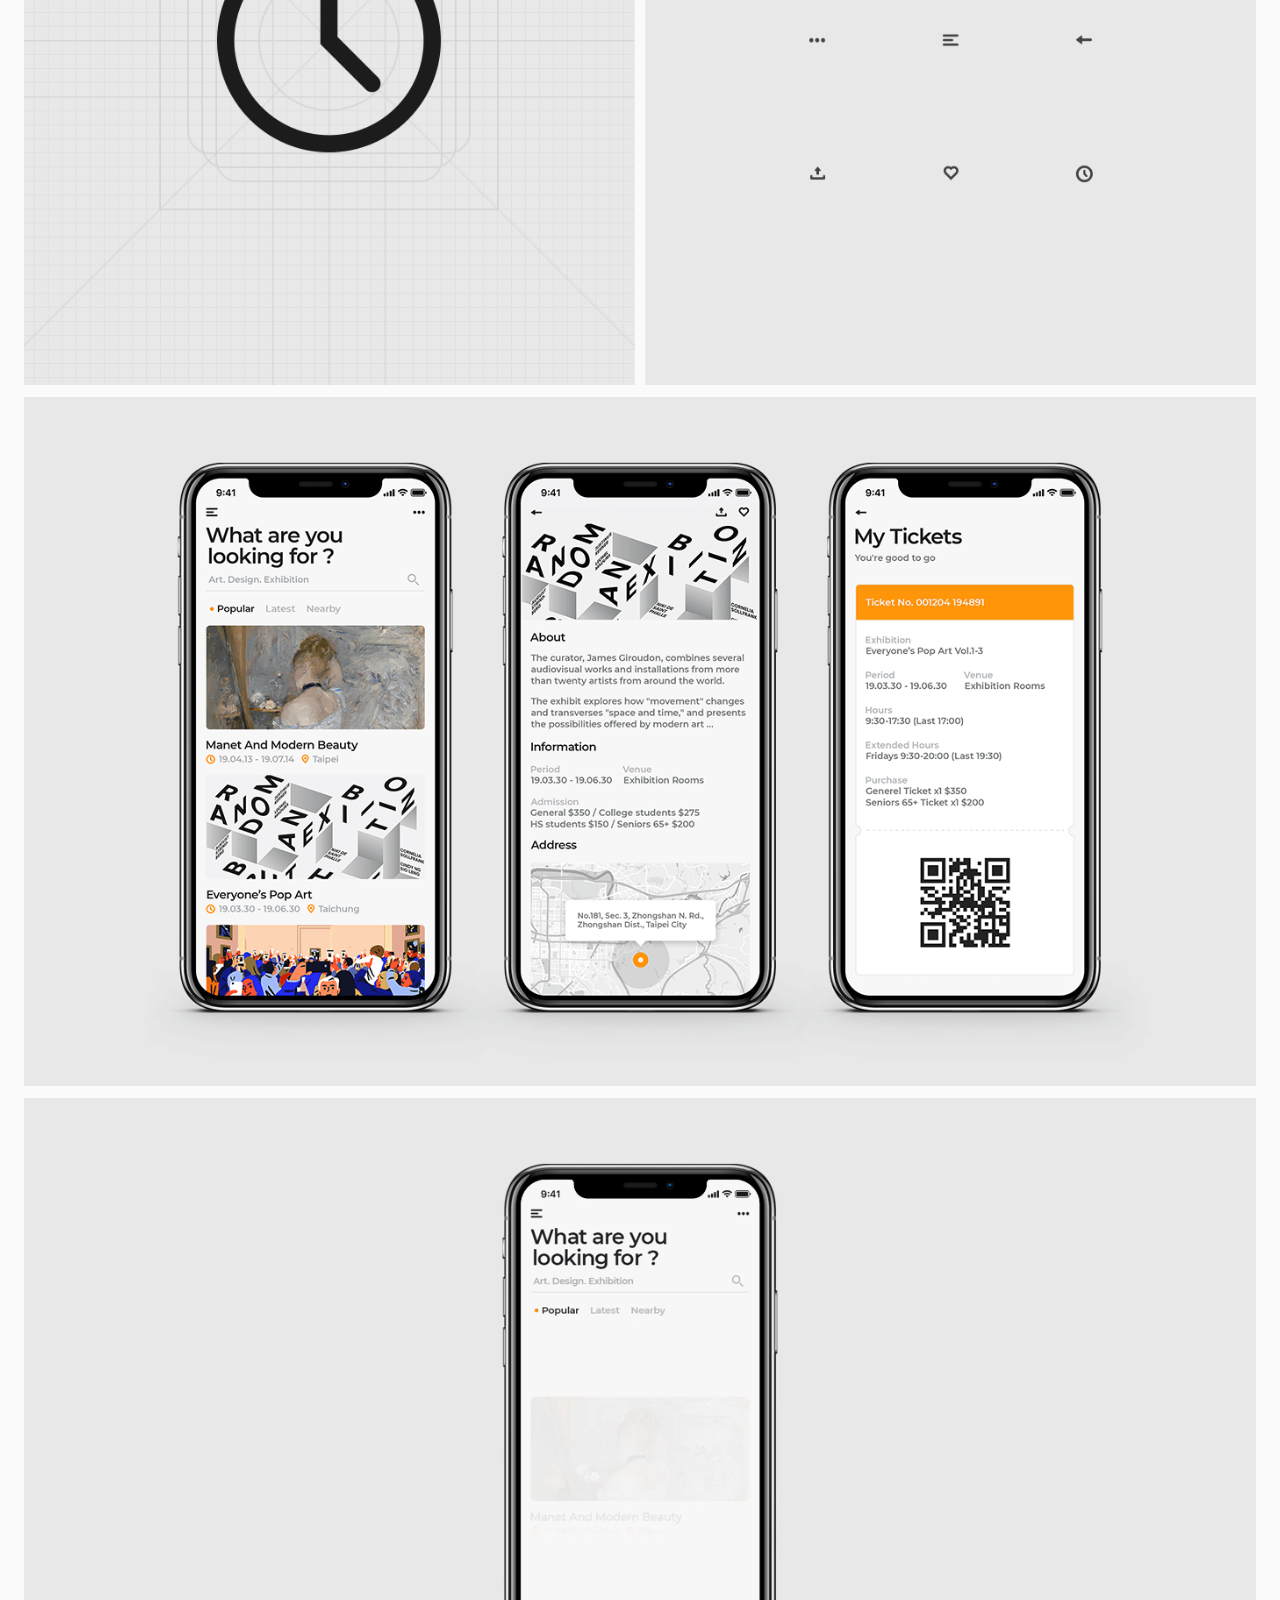
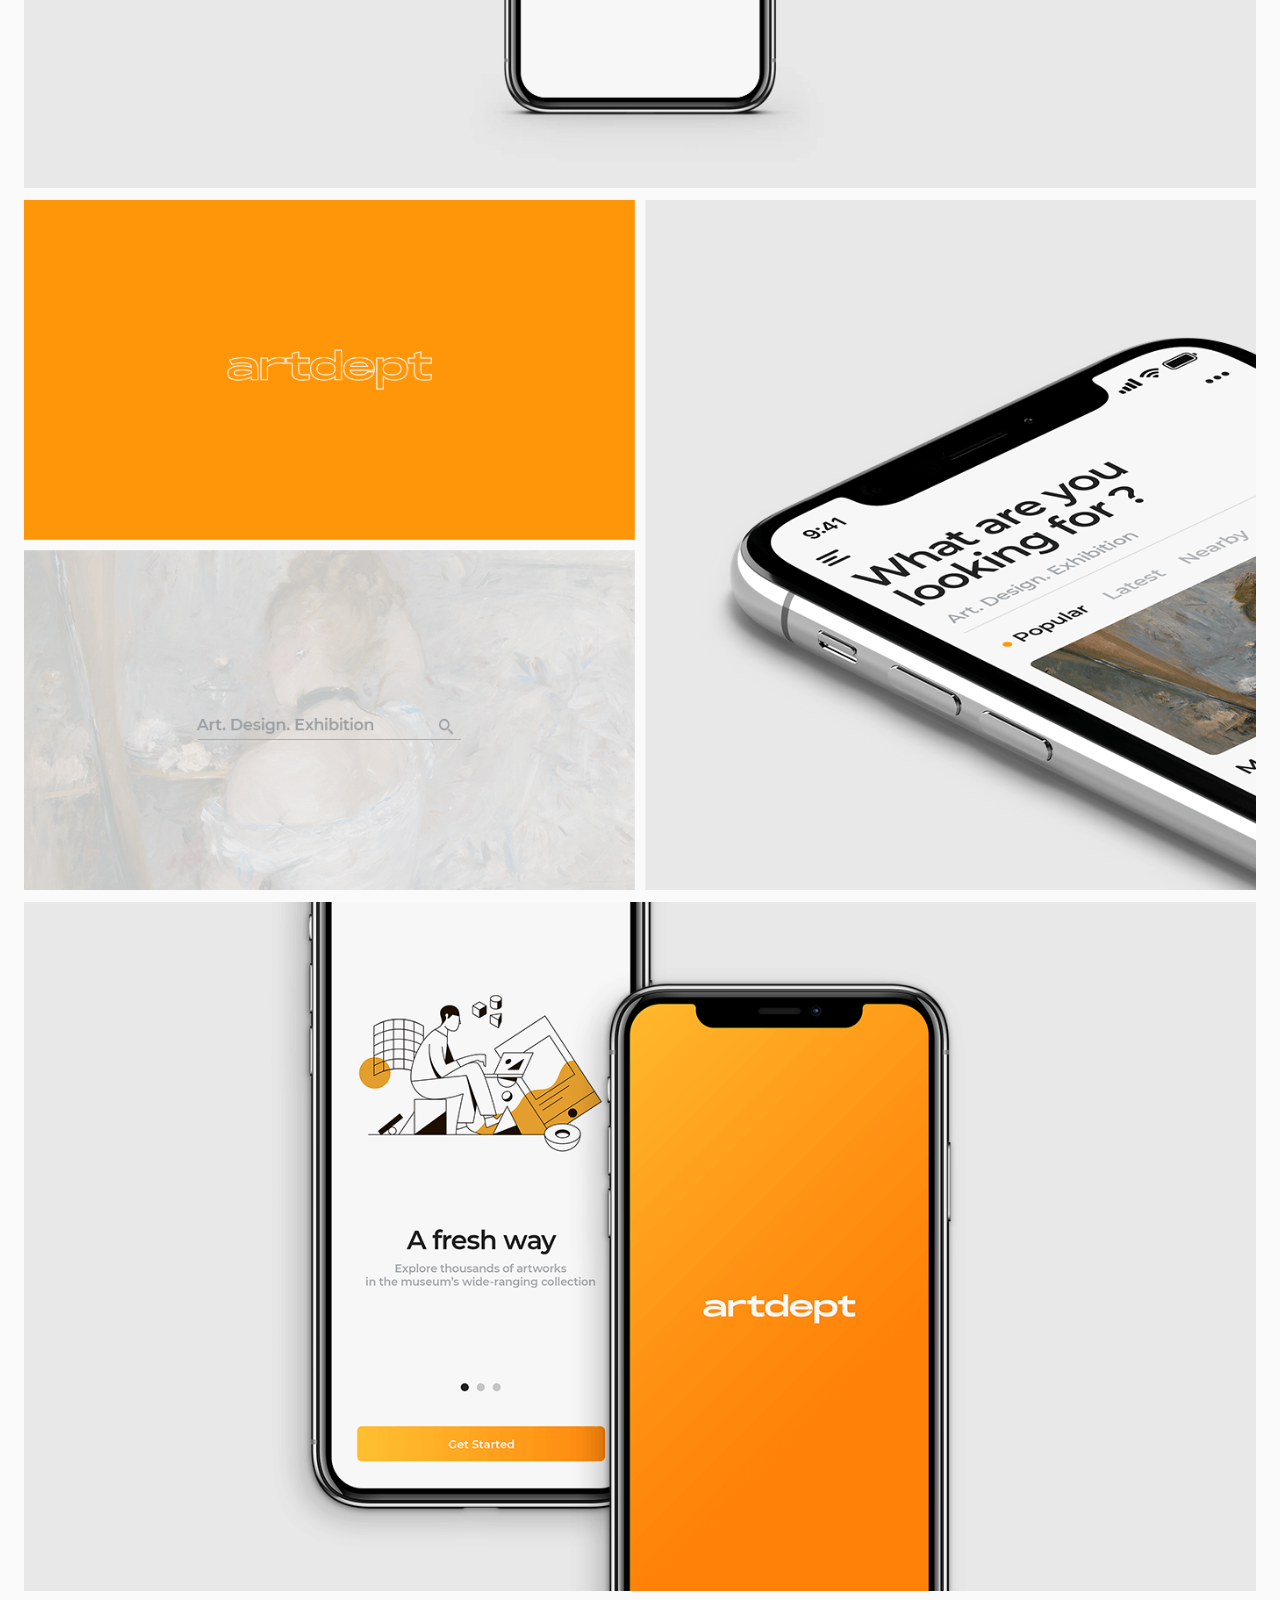
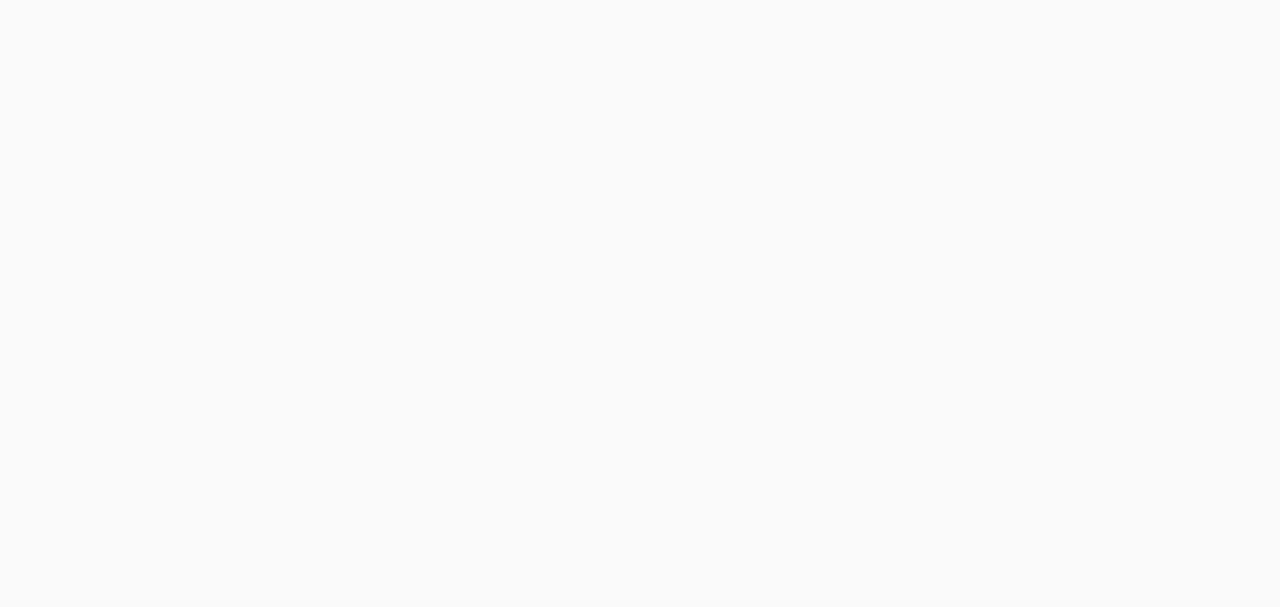
<file: work-5.html>
<!DOCTYPE html>
<html lang="zh-Hant-TW">

<head>
    <!-- meta -->
    <meta charset="utf-8">
    <meta name="robots" content="noindex" />
    <meta name="googlebot" content="noindex" />
    <meta name="viewport"
        content="width=device-width, initial-scale=0.0, user-scalable=no, minimum-scale=1.0, maximum-scale=1.0">
    <meta name="title" content="">
    <meta name="description" content="">
    <meta name="keywords" content="">
    <meta name="author" content="">
    <meta name="copyright" content="">
    <meta name="google" content="notranslate">
    <meta name="format-detection" content="telephone=no">
    <title>MNML STUDIO | ARTDEPT</title>
    <!-- css & font -->
    <link rel="stylesheet" href="css/work-sub.css">
    <link rel="stylesheet" href="css/work-sub-hamburger.css">
    <link href="https://fonts.googleapis.com/css?family=Roboto:300,400,500,700&display=swap" rel="stylesheet">
    <link href="https://fonts.googleapis.com/css?family=Lora&display=swap" rel="stylesheet">
    <!-- js -->
    <script src="https://ajax.googleapis.com/ajax/libs/jquery/3.3.1/jquery.min.js"></script>
    <script src="js/scrollreveal.min.js"></script>
</head>

<body>
    <!-- nav -->
    <nav class="nav-hide load-hidden">
        <div class="nav-pack">
            <span class="nav-logo"><a href="index.html">MNML STUDIO</a></span>
            <button class="hamburger hamburger--minus" id="toggle">
                <span class="hamburger-box">
                    <span class="hamburger-inner"></span>
                </span>
            </button>
            <ul class="nav-menu">
                <li><a href="work.html">Work</a></li>
                <li><a href="about.html">About</a></li>
                <li><a href="contact.html">Contact</a></li>
            </ul>
        </div>
    </nav>
    <!-- popout -->
    <div class="overlay" id="overlay">
        <div class="popout-menu">
            <ul>
                <li><a href="work.html">Work</a></li>
                <li><a href="about.html">About</a></li>
                <li><a href="contact.html">Contact</a></li>
            </ul>
        </div>
        <div class="popout-sns">
            <ul>
                <li><a href="#" target="_blank">Behance</a></li>
                <li><a href="#" target="_blank">Instagram</a></li>
                <li><a href="#" target="_blank">Dribbble</a></li>
            </ul>
        </div>
    </div>
    <!-- section -->
    <section>
        <div class="work load-hidden">
            <img src="images/work-04-01.png" style="width:100%">
            <img src="images/work-04-02.png" style="width:100%">
            <img src="images/work-04-03.png" style="width:100%">
            <img src="images/work-04-04.png" style="width:100%">
            <picture>
                <source srcset="images/work-04-05-r.png" media="(max-width: 1024px)">
                <source srcset="images/work-04-05.png">
                <img src="images/work-04-05.png" style="width:100%">
            </picture>
            <img src="images/work-04-06.png" style="width:100%">
            <video class="" autoplay muted loop playsinline>
                <source src="video/work-04-07.mp4" type="video/mp4">
            </video>
            <picture>
                <source srcset="images/work-04-08-r.png" media="(max-width: 1024px)">
                <source srcset="images/work-04-08.png">
                <img src="images/work-04-08.png" style="width:100%">
            </picture>
            <img src="images/work-04-09.png" style="width:100%">
        </div>
        <div class="s-pack load-hidden">
            <div class="s-row">
                <div class="s-col-7">
                    <span class="s-title">Credits</span><span class="s-info">Designer : Lee Tzu Hsu<br>Images : <a
                            href="https://en.wikipedia.org/wiki/Berthe_Morisot" target="_blank">Berthe Morisot, </a><a
                            href="https://www.behance.net/gallery/59995961/Expoio" target="_blank">Timo
                            Kuilder</a></span>
                </div>
                <div class="s-col-11">
                    <span class="s-title">Keywords</span><span class="s-info">UXUI, Interaction Design, Icon
                        Design</span>
                </div>
            </div>
        </div>
    </section>
    <!-- footer -->
    <footer>
        <div class="f-all load-hidden">
            <div class="f-pack">
                <div class="f-row ">
                    <div class="f-col-7">
                        <span class="f-title">poster card</span>
                        <span class="f-link-gap">11F No.37 Zhuang 2nd Street<br>Taoyuan Dist Taoyuan City,
                            Taiwan.</span><span class="f-link">© 2024 MNML STUDIO</span>
                    </div>
                    <div class="f-col-3">
                        <span class="f-title">say hello</span>
                        <span class="f-link"><a href="mailto:leetzuhsu@gmail.com">intro1984@gmail.com</a><br>+886 966
                            040 369</span>
                    </div>
                    <div class="f-col-2">
                        <span class="f-title">social</span>
                        <span class="f-link">
                            <a href="https://medium.com/@xu.docs" target="_blank">Medium</a><br>
                            <a href="https://dribbble.com/designed-by-xu" target="_blank">Dribbble</a><br>
                            <a href="https://www.instagram.com/xu.webp/" target="_blank">Instagram</a>
                        </span>
                    </div>
                </div>
            </div>
        </div>
    </footer>
    <!-- Hamburger -->
    <script>
        var forEach = function (t, o, r) {
            if ("[object Object]" === Object.prototype.toString.call(t))
                for (var c in t) Object.prototype.hasOwnProperty.call(t, c) && o.call(r, t[c], c, t);
            else
                for (var e = 0, l = t.length; l > e; e++) o.call(r, t[e], e, t)
        };

        var hamburgers = document.querySelectorAll(".hamburger");
        if (hamburgers.length > 0) {
            forEach(hamburgers, function (hamburger) {
                hamburger.addEventListener("click", function () {
                    this.classList.toggle("is-active");
                }, false);
            });
        }
    </script>
    <!-- Overlay -->
    <script>
        $('#toggle').click(function () {
            $(this).toggleClass('active');
            $('#overlay').toggleClass('open');
        });
    </script>
    <!-- ScrollTo -->
    <script>
        window.onload = function () {
            setTimeout(function () {
                scrollTo(0, 0);
            }, 100);
        }
    </script>
    <!-- ScrollReveal -->
    <script>
        ScrollReveal().reveal('.nav-hide', {
            duration: 620,
            delay: 380,
            distance: '0px',
            easing: 'cubic-bezier(0.38, 0, 0.15, 1)'
        })
        ScrollReveal().reveal('.work', {
            duration: 620,
            delay: 380,
            distance: '12px',
            easing: 'cubic-bezier(0.38, 0, 0.15, 1)'
        })
        ScrollReveal().reveal('.s-pack', {
            duration: 620,
            delay: 145,
            distance: '0px',
            easing: 'cubic-bezier(0.38, 0, 0.15, 1)'
        })
        ScrollReveal().reveal('.f-all', {
            duration: 620,
            delay: 145,
            distance: '0px',
            easing: 'cubic-bezier(0.38, 0, 0.15, 1)'
        })
    </script>
</body>

</html>
</file>
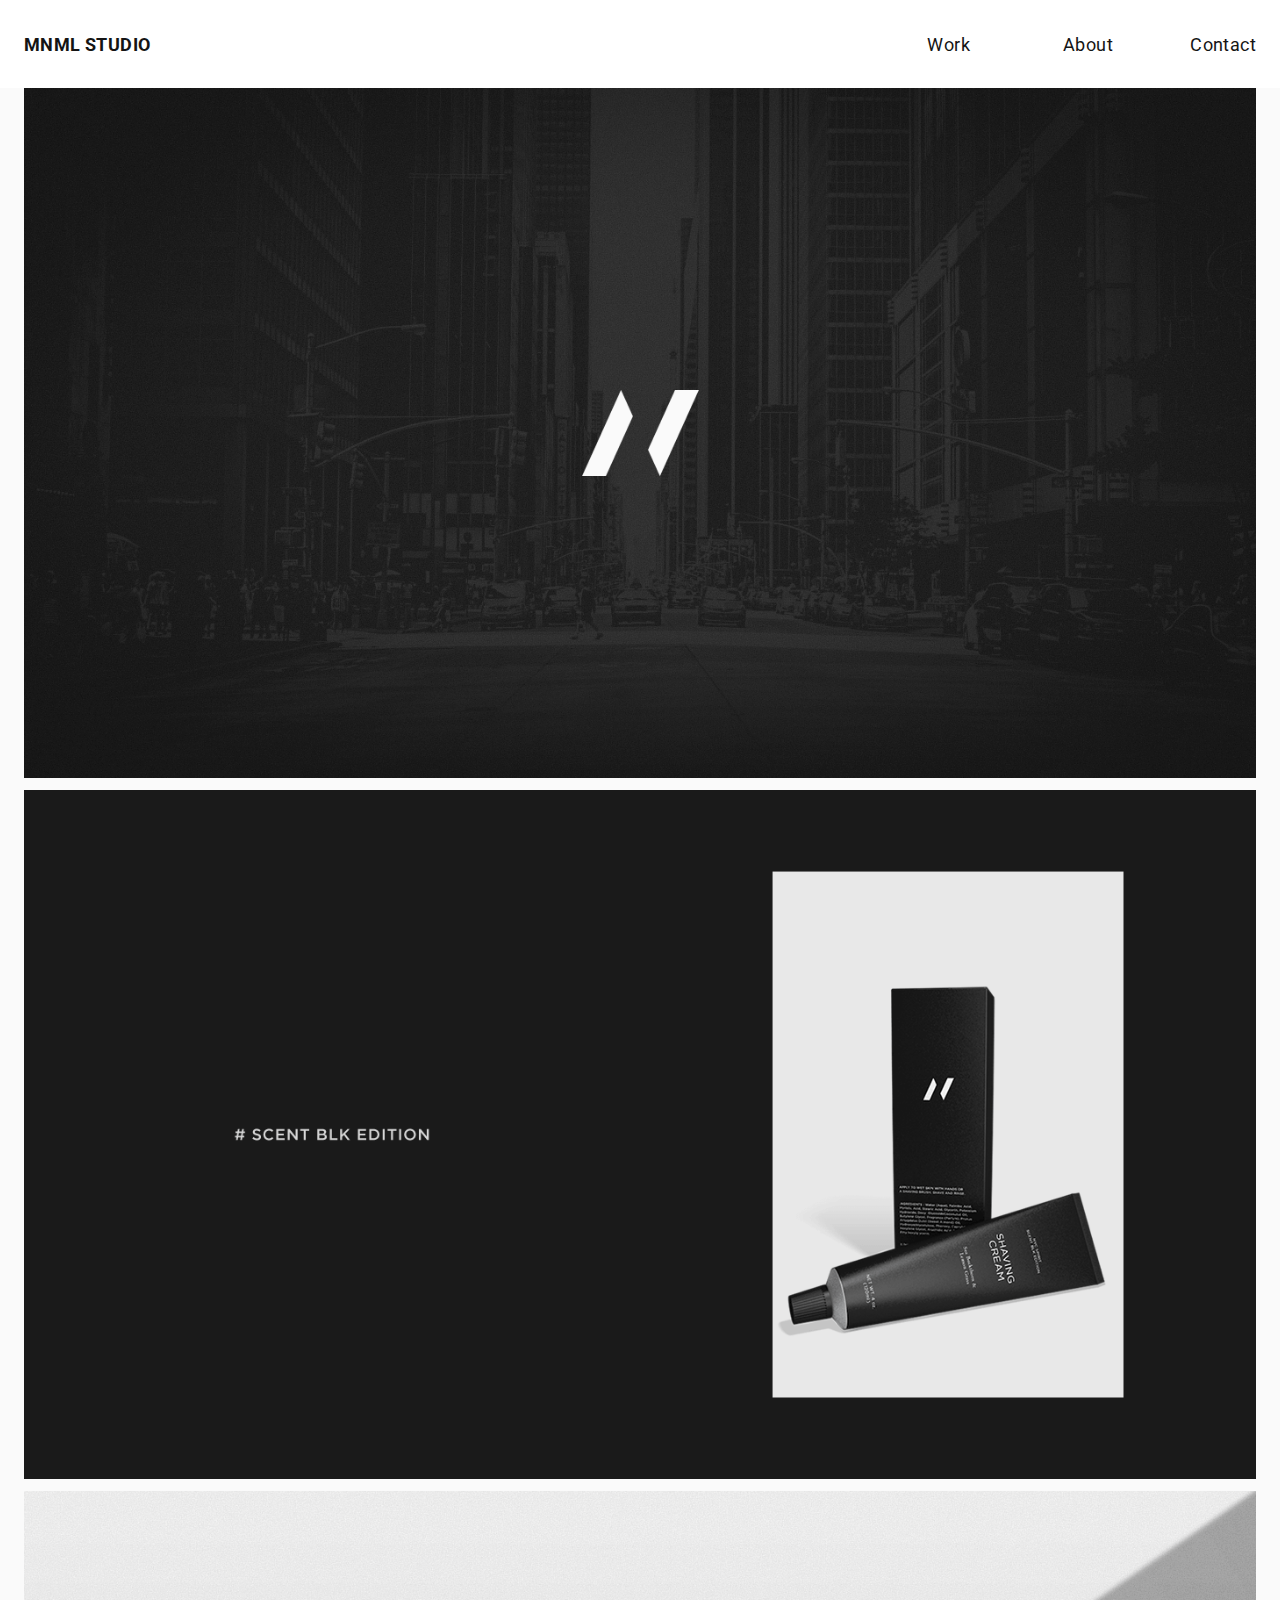
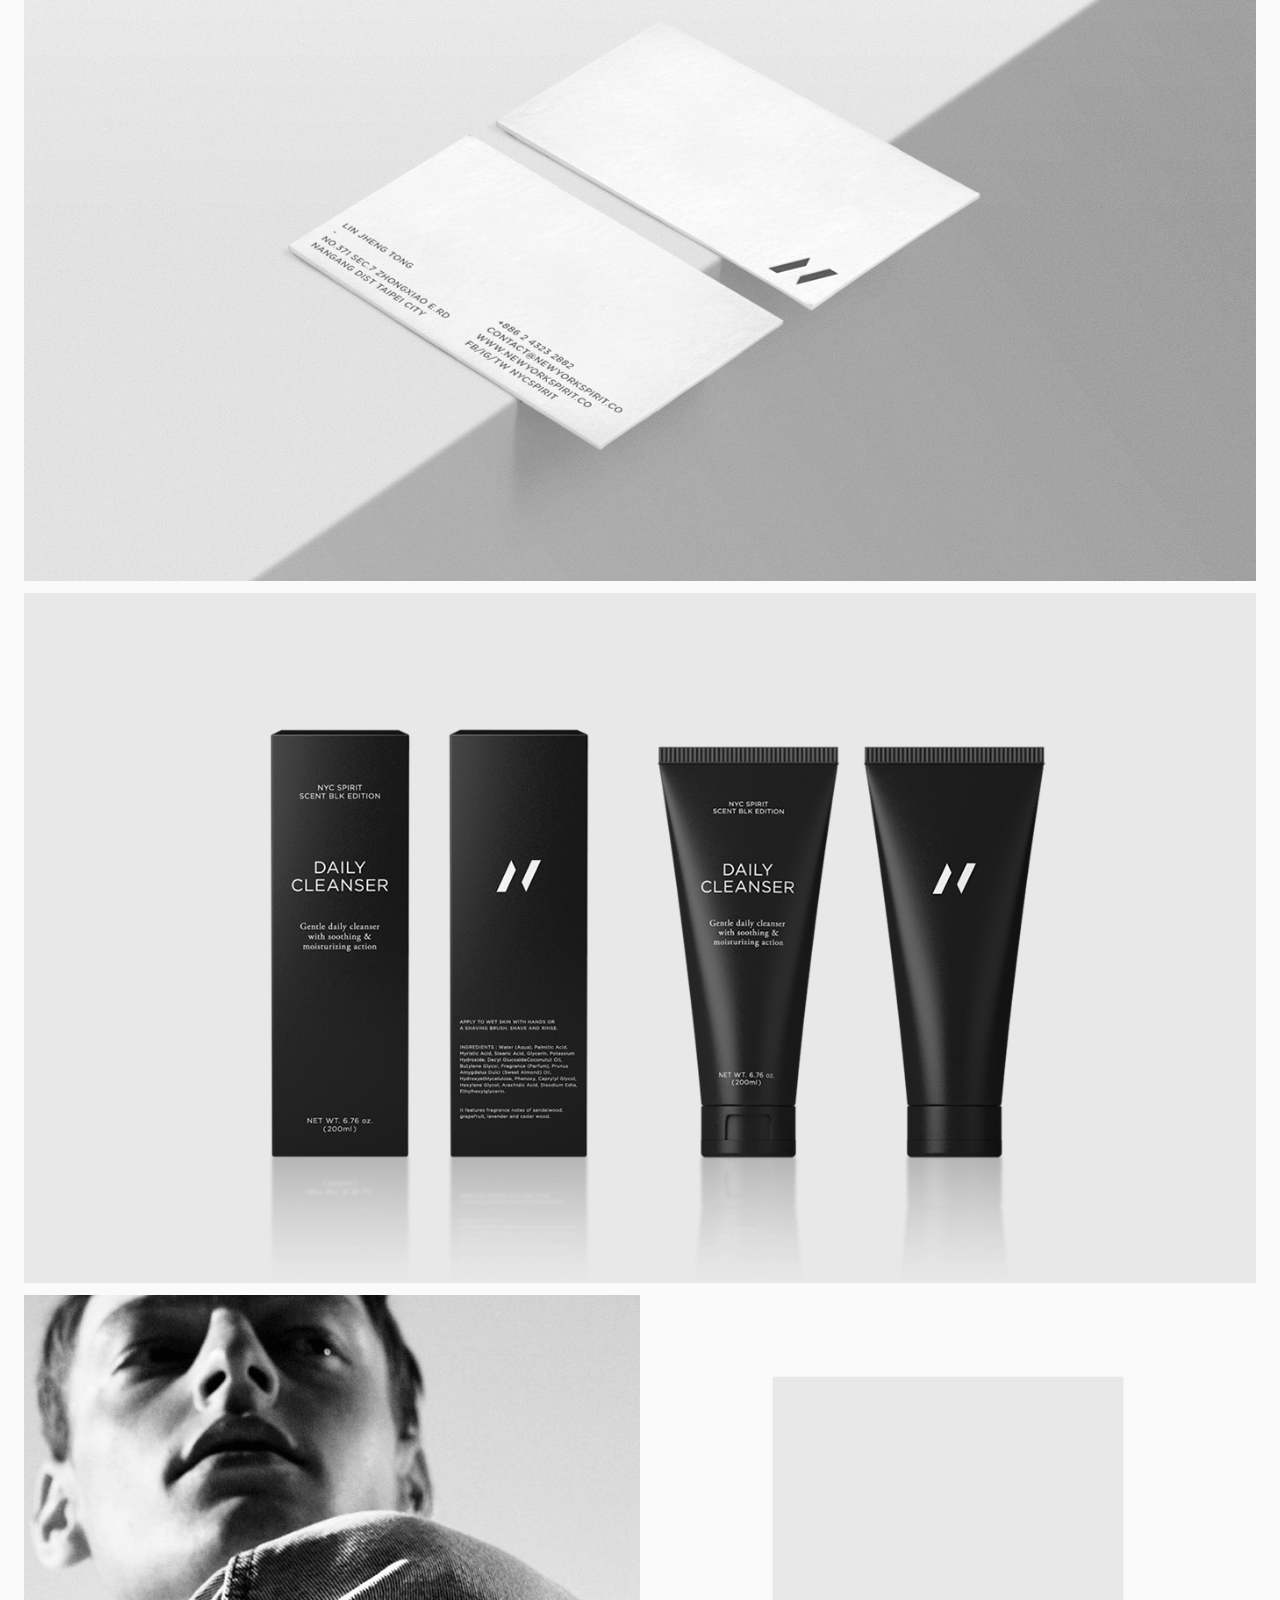
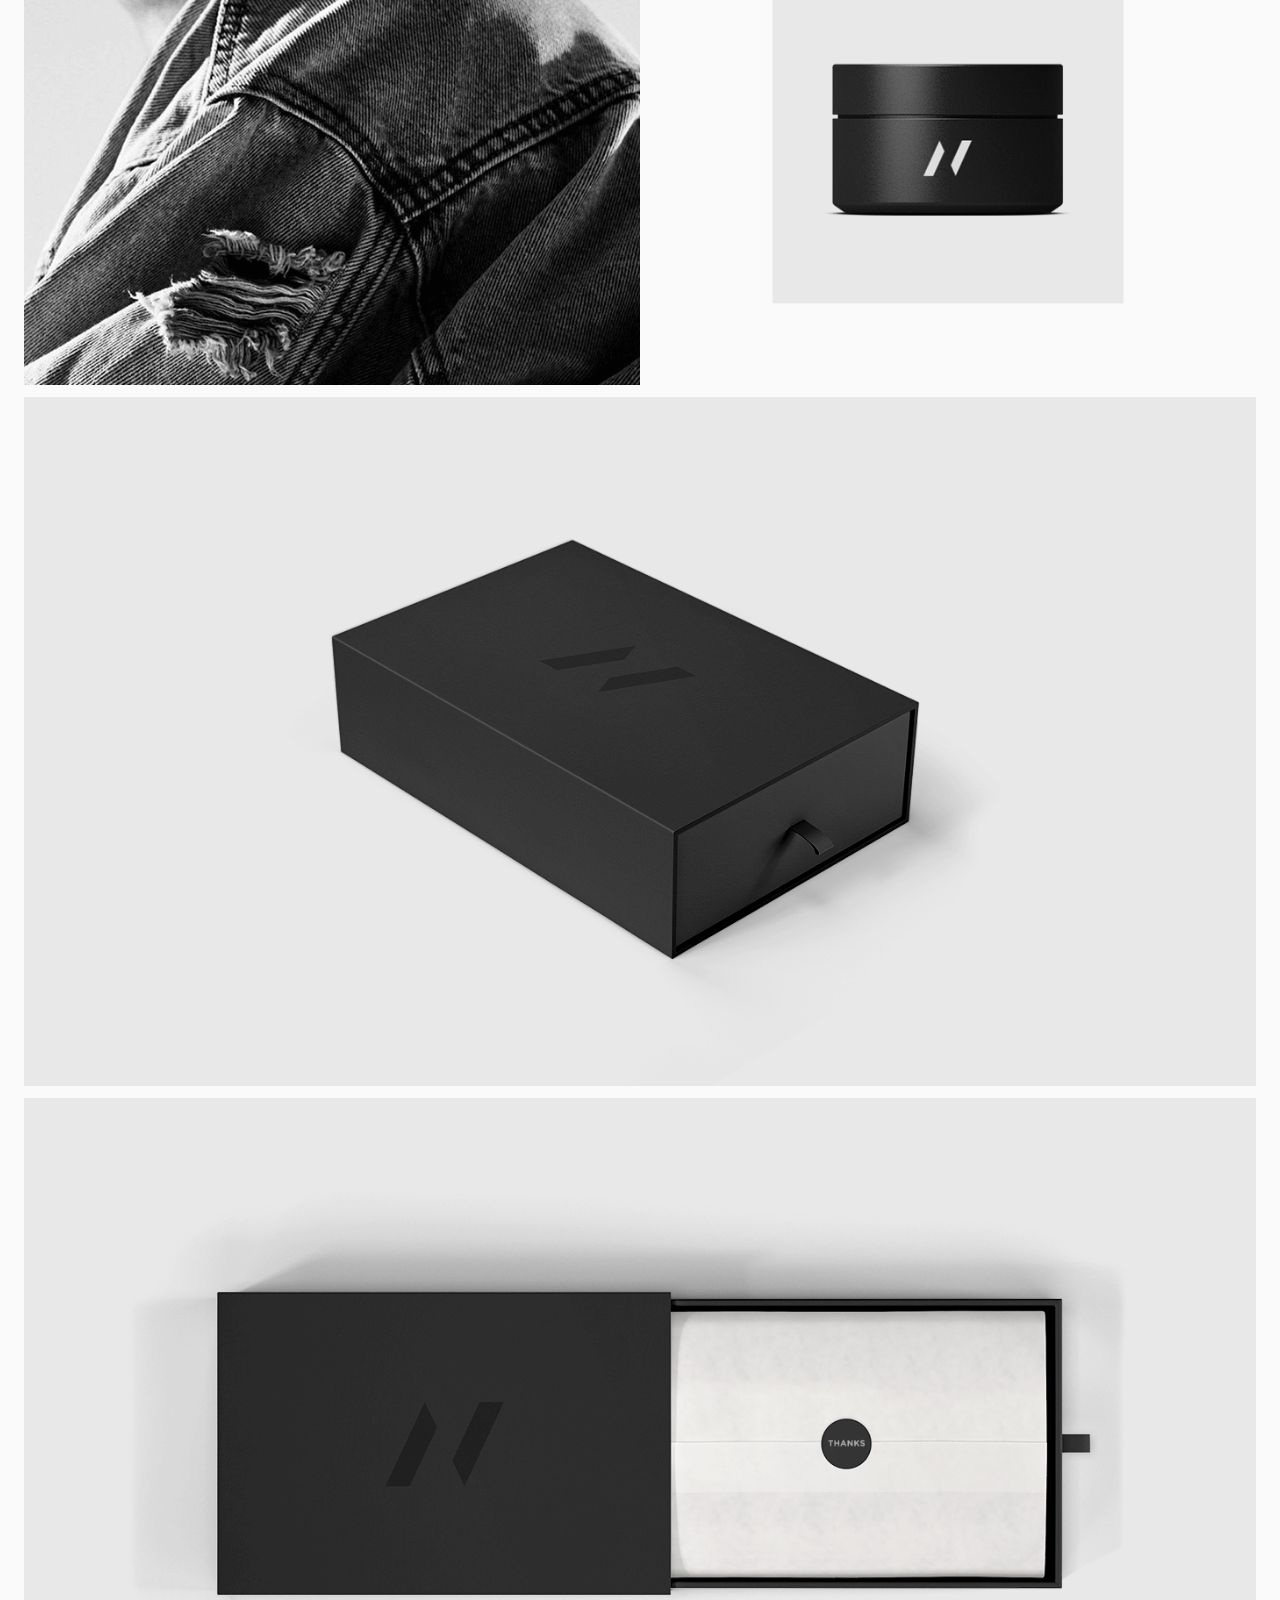
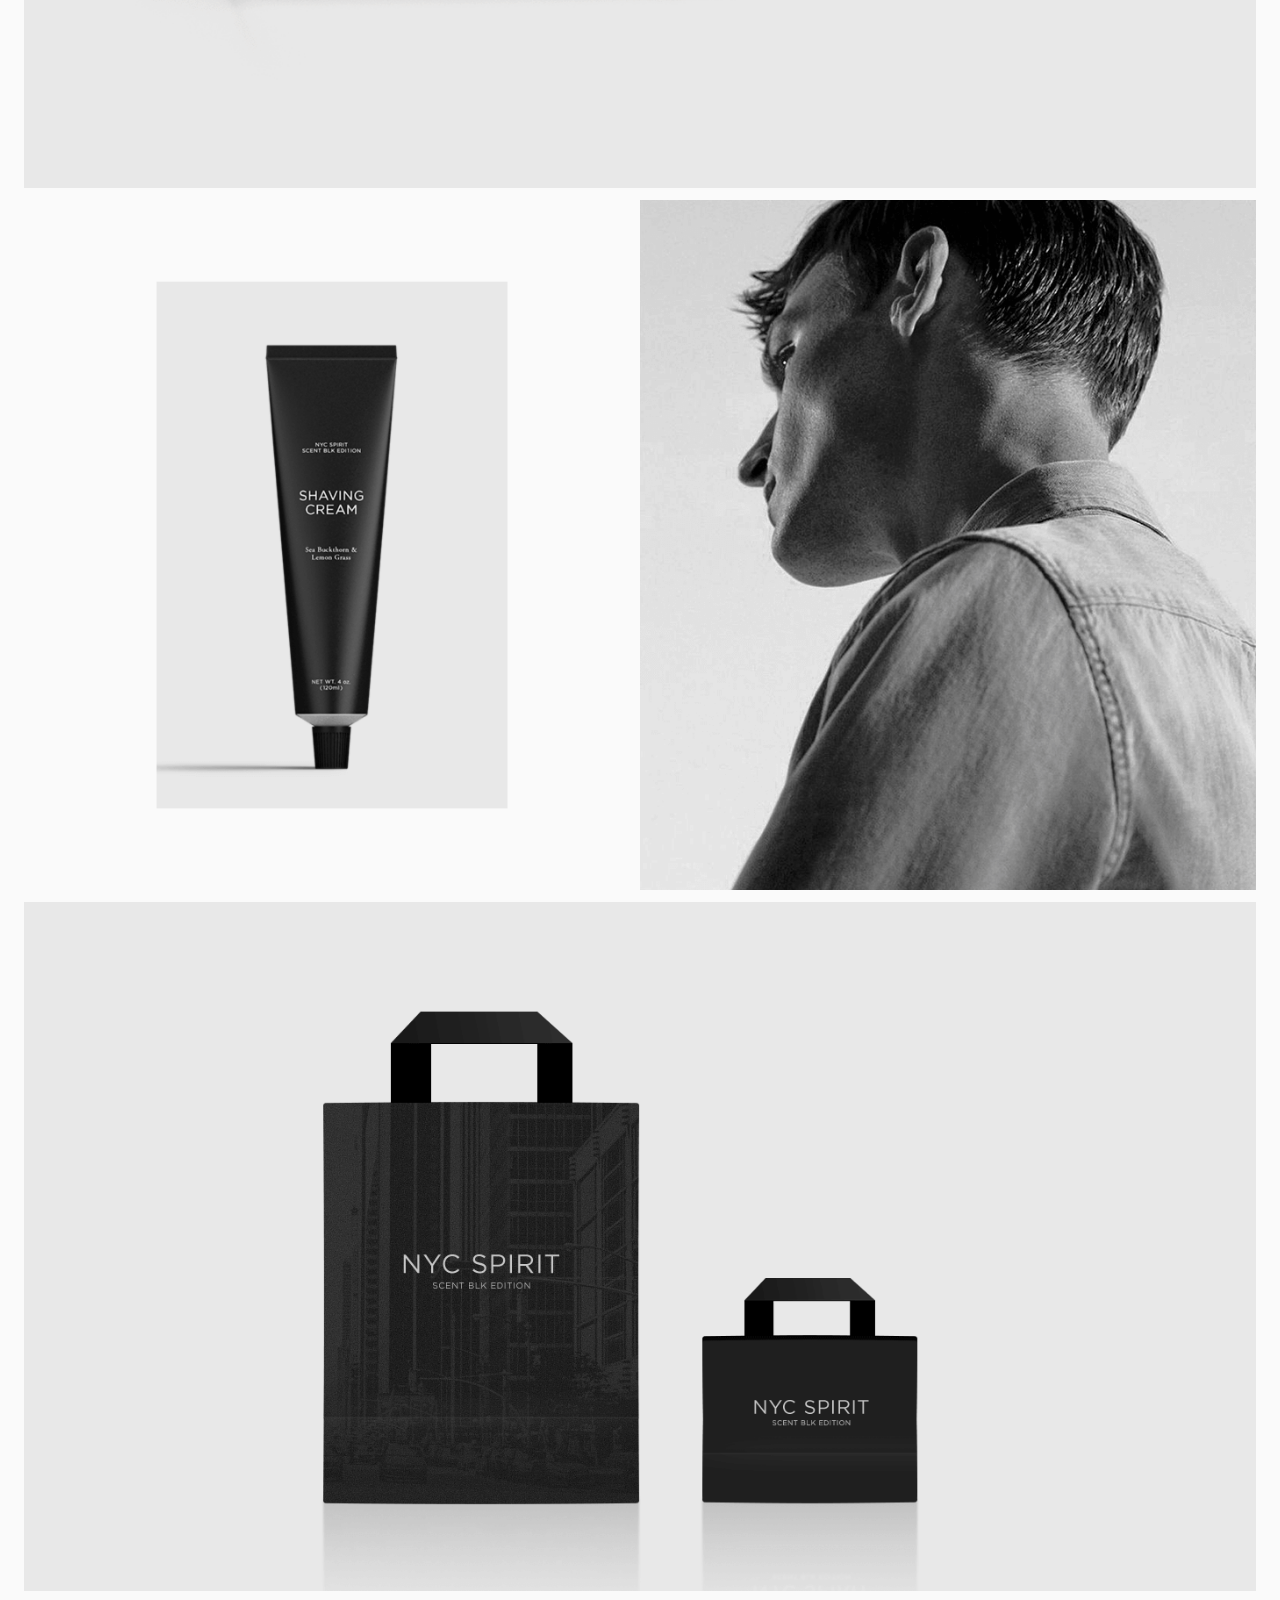
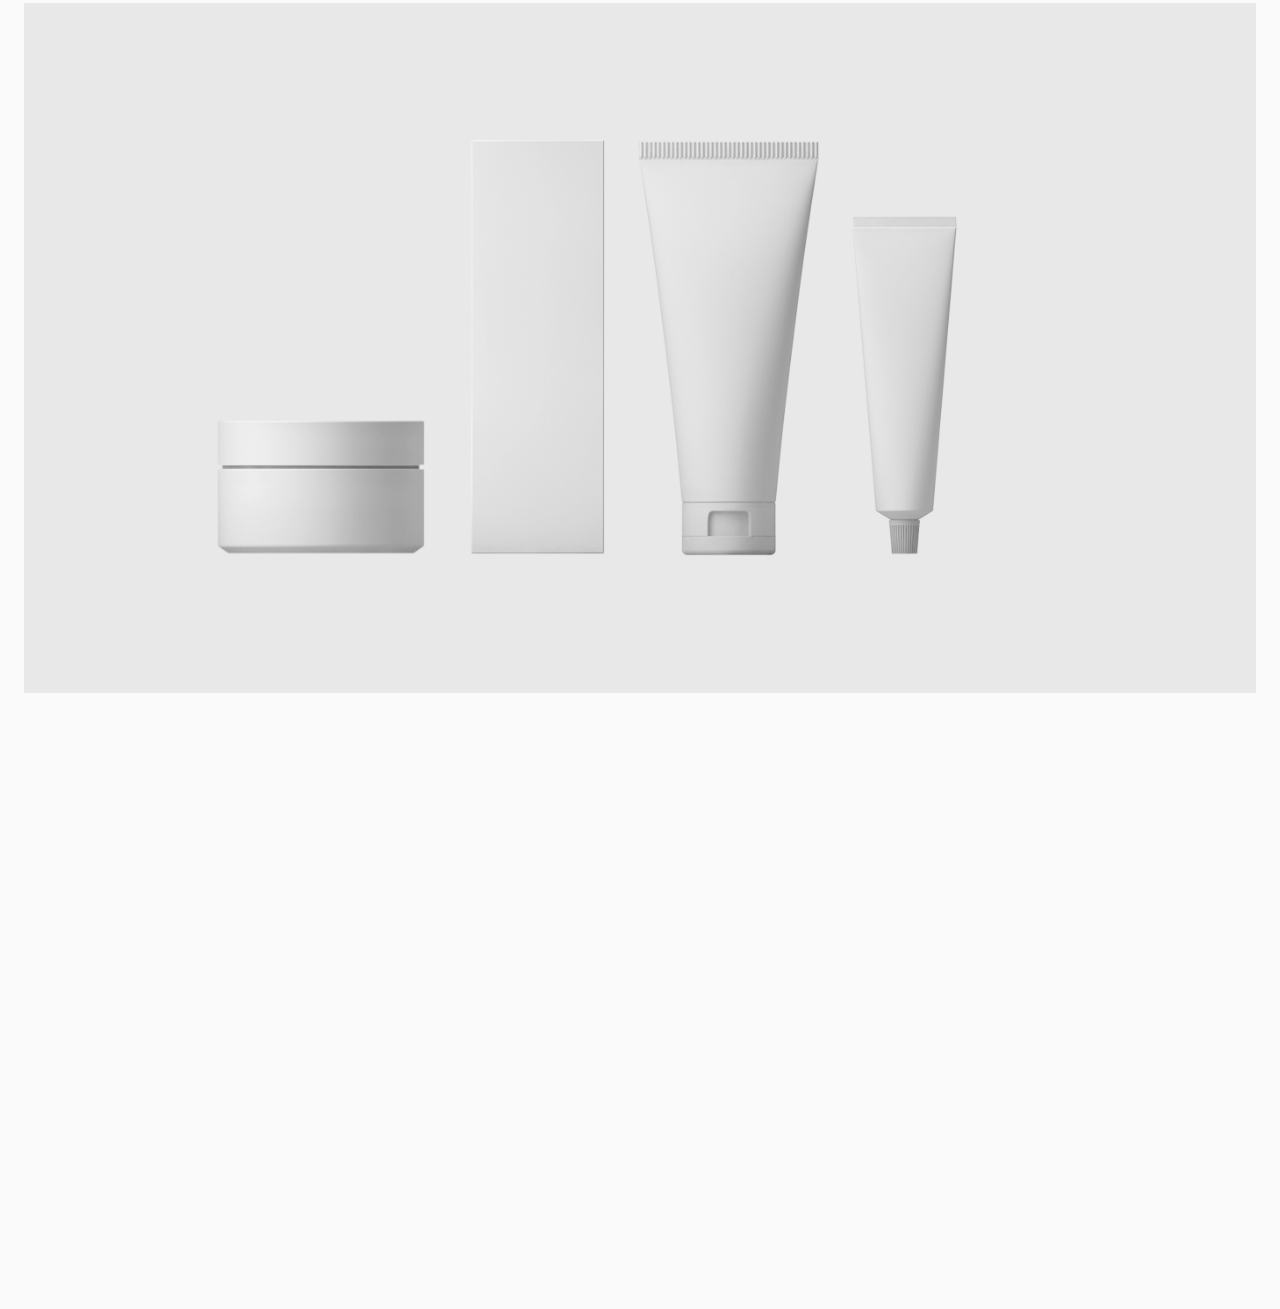
<file: work-6.html>
<!DOCTYPE html>
<html lang="zh-Hant-TW">

<head>
    <!-- meta -->
    <meta charset="utf-8">
    <meta name="robots" content="noindex" />
    <meta name="googlebot" content="noindex" />
    <meta name="viewport"
        content="width=device-width, initial-scale=0.0, user-scalable=no, minimum-scale=1.0, maximum-scale=1.0">
    <meta name="title" content="">
    <meta name="description" content="">
    <meta name="keywords" content="">
    <meta name="author" content="">
    <meta name="copyright" content="">
    <meta name="google" content="notranslate">
    <meta name="format-detection" content="telephone=no">
    <title>MNML STUDIO | NYC SPIRIT</title>
    <!-- css & font -->
    <link rel="stylesheet" href="css/work-sub.css">
    <link rel="stylesheet" href="css/work-sub-hamburger.css">
    <link href="https://fonts.googleapis.com/css?family=Roboto:300,400,500,700&display=swap" rel="stylesheet">
    <link href="https://fonts.googleapis.com/css?family=Lora&display=swap" rel="stylesheet">
    <!-- js -->
    <script src="https://ajax.googleapis.com/ajax/libs/jquery/3.3.1/jquery.min.js"></script>
    <script src="js/scrollreveal.min.js"></script>
</head>

<body>
    <!-- nav -->
    <nav class="nav-hide load-hidden">
        <div class="nav-pack">
            <span class="nav-logo"><a href="index.html">MNML STUDIO</a></span>
            <button class="hamburger hamburger--minus" id="toggle">
                <span class="hamburger-box">
                    <span class="hamburger-inner"></span>
                </span>
            </button>
            <ul class="nav-menu">
                <li><a href="work.html">Work</a></li>
                <li><a href="about.html">About</a></li>
                <li><a href="contact.html">Contact</a></li>
            </ul>
        </div>
    </nav>
    <!-- popout -->
    <div class="overlay" id="overlay">
        <div class="popout-menu">
            <ul>
                <li><a href="work.html">Work</a></li>
                <li><a href="about.html">About</a></li>
                <li><a href="contact.html">Contact</a></li>
            </ul>
        </div>
        <div class="popout-sns">
            <ul>
                <li><a href="#" target="_blank">Behance</a></li>
                <li><a href="#" target="_blank">Instagram</a></li>
                <li><a href="#" target="_blank">Dribbble</a></li>
            </ul>
        </div>
    </div>
    <!-- section -->
    <section>
        <div class="work load-hidden">
            <img src="images/work-02-01.png" style="width:100%">
            <img src="images/work-02-02.png" style="width:100%">
            <img src="images/work-02-03.png" style="width:100%">
            <img src="images/work-02-04.png" style="width:100%">
            <img src="images/work-02-05.png" style="width:100%">
            <img src="images/work-02-06.png" style="width:100%">
            <img src="images/work-02-07.png" style="width:100%">
            <img src="images/work-02-08.png" style="width:100%">
            <img src="images/work-02-09.png" style="width:100%">
            <img src="images/work-02-10.png" style="width:100%">
        </div>
        <div class="s-pack load-hidden">
            <div class="s-row">
                <div class="s-col-7">
                    <span class="s-title">Credits</span><span class="s-info">Designer : Lee Tzu Hsu<br>Product
                        Visualization : Lee Tzu Hsu<br>Photos : <a
                            href="https://models.com/work/zara-zara-denim-ss17/687210" target="_blank">Daniel
                            Jackson</a></span>
                </div>
                <div class="s-col-11">
                    <span class="s-title">Keywords</span><span class="s-info">Branding, Packaging, Skincare</span>
                </div>
            </div>
        </div>
    </section>
    <!-- footer -->
    <footer>
        <div class="f-all load-hidden">
            <div class="f-pack">
                <div class="f-row ">
                    <div class="f-col-7">
                        <span class="f-title">poster card</span>
                        <span class="f-link-gap">11F No.37 Zhuang 2nd Street<br>Taoyuan Dist Taoyuan City,
                            Taiwan.</span><span class="f-link">© 2024 MNML STUDIO</span>
                    </div>
                    <div class="f-col-3">
                        <span class="f-title">say hello</span>
                        <span class="f-link"><a href="mailto:leetzuhsu@gmail.com">intro1984@gmail.com</a><br>+886 966
                            040 369</span>
                    </div>
                    <div class="f-col-2">
                        <span class="f-title">social</span>
                        <span class="f-link">
                            <a href="https://medium.com/@xu.docs" target="_blank">Medium</a><br>
                            <a href="https://dribbble.com/designed-by-xu" target="_blank">Dribbble</a><br>
                            <a href="https://www.instagram.com/xu.webp/" target="_blank">Instagram</a>
                        </span>
                    </div>
                </div>
            </div>
        </div>
    </footer>
    <!-- Hamburger -->
    <script>
        var forEach = function (t, o, r) {
            if ("[object Object]" === Object.prototype.toString.call(t))
                for (var c in t) Object.prototype.hasOwnProperty.call(t, c) && o.call(r, t[c], c, t);
            else
                for (var e = 0, l = t.length; l > e; e++) o.call(r, t[e], e, t)
        };

        var hamburgers = document.querySelectorAll(".hamburger");
        if (hamburgers.length > 0) {
            forEach(hamburgers, function (hamburger) {
                hamburger.addEventListener("click", function () {
                    this.classList.toggle("is-active");
                }, false);
            });
        }
    </script>
    <!-- Overlay -->
    <script>
        $('#toggle').click(function () {
            $(this).toggleClass('active');
            $('#overlay').toggleClass('open');
        });
    </script>
    <!-- ScrollTo -->
    <script>
        window.onload = function () {
            setTimeout(function () {
                scrollTo(0, 0);
            }, 100);
        }
    </script>
    <!-- ScrollReveal -->
    <script>
        ScrollReveal().reveal('.nav-hide', {
            duration: 620,
            delay: 380,
            distance: '0px',
            easing: 'cubic-bezier(0.38, 0, 0.15, 1)'
        })
        ScrollReveal().reveal('.work', {
            duration: 620,
            delay: 380,
            distance: '12px',
            easing: 'cubic-bezier(0.38, 0, 0.15, 1)'
        })
        ScrollReveal().reveal('.s-pack', {
            duration: 620,
            delay: 145,
            distance: '0px',
            easing: 'cubic-bezier(0.38, 0, 0.15, 1)'
        })
        ScrollReveal().reveal('.f-all', {
            duration: 620,
            delay: 145,
            distance: '0px',
            easing: 'cubic-bezier(0.38, 0, 0.15, 1)'
        })
    </script>
</body>

</html>
</file>
<file: css/work.css>
/* setting */
* {
    margin: 0;
    padding: 0;
    border: 0;
    outline: 0;
    -webkit-box-sizing: border-box;
    -moz-box-sizing: border-box;
    box-sizing: border-box;
}

html.sr .load-hidden {
    visibility: hidden;
}

body {
    background-color: hsl(0, 0%, 0%);
    font-family: 'Roboto', sans-serif;
    -webkit-user-select: none;
    -moz-user-select: none;
    -ms-user-select: none;
    user-select: none;
    -webkit-tap-highlight-color: rgba(0, 0, 0, 0);
}

a {
    text-decoration: none;
}

/* href color */
.nav-logo a {
    color: hsl(0, 0%, 96%);
}

.nav-menu a:link,
.nav-menu a:visited {
    color: hsl(0, 0%, 96%);
    -webkit-transition: color 262ms cubic-bezier(0.42, 0.00, 0.58, 1.00);
    -moz-transition: color 262ms cubic-bezier(0.42, 0.00, 0.58, 1.00);
    -o-transition: color 262ms cubic-bezier(0.42, 0.00, 0.58, 1.00);
    transition: color 262ms cubic-bezier(0.42, 0.00, 0.58, 1.00);
}

.nav-menu a:hover,
.nav-menu a:active {
    color: hsl(0, 0%, 56%);
}

.f-link a:link,
.f-link a:visited {
    color: hsl(0, 0%, 56%);
    -webkit-transition: color 262ms cubic-bezier(0.42, 0.00, 0.58, 1.00);
    -moz-transition: color 262ms cubic-bezier(0.42, 0.00, 0.58, 1.00);
    -o-transition: color 262ms cubic-bezier(0.42, 0.00, 0.58, 1.00);
    transition: color 262ms cubic-bezier(0.42, 0.00, 0.58, 1.00);
}

.f-link a:hover,
.f-link a:active {
    color: hsl(0, 0%, 31%);
}

/* nav */
nav .nav-hide {}

nav {
    background-color: hsl(0, 0%, 0%);
    padding: 0 24px;
    height: 88px;
    position: fixed;
    top: 0;
    left: 0;
    width: 100%;
    z-index: 100;
}

nav .nav-pack {
    margin: 0 auto;
    max-width: 1404px;
}

nav .nav-logo {
    font-size: 18px;
    font-weight: 500;
    letter-spacing: 0.8px;
    text-transform: uppercase;
    float: left;
    color: hsl(0, 0%, 92%);
    padding-top: 34px;
}

nav button.hamburger {
    float: right;
    display: none;
}

nav ul.nav-menu {
    display: inline-block;
    float: right;
    padding-top: 34px;
}

nav ul.nav-menu li {
    width: 139px;
    text-align: right;
    list-style: none;
    display: inline-block;
    font-size: 18px;
    font-weight: 300;
    letter-spacing: 0.6px;
}

/* overlay */
.overlay {
    position: fixed;
    background: hsl(0, 0%, 0%);
    top: 0;
    left: 0;
    width: 100%;
    height: 100%;
    opacity: 0;
    visibility: hidden;
    overflow-y: hidden;
    transition: opacity 0ms ease-in-out, visibility 0ms ease-in-out;
    z-index: 50;
}

.overlay.open {
    opacity: 1;
    visibility: visible;
}

.popout-menu {
    position: absolute;
    left: 20px;
    top: 24%;
}

.popout-menu li {
    height: 42px;
    list-style: none;
    display: block;
    font-size: 28px;
    font-weight: 300;
    letter-spacing: 0.6px;
}

.popout-menu li a {
    color: hsl(0, 0%, 96%);
}

.popout-sns {
    position: absolute;
    left: 20px;
    bottom: 4.25%;
}

.popout-sns li {
    height: 27px;
    list-style: none;
    display: block;
    font-size: 14px;
    font-weight: 300;
    letter-spacing: 0.6px;
}

.popout-sns li a {
    color: hsl(0, 0%, 96%);
}

/* section */
section {
    margin: 0 auto;
    padding: 0 12px;
    max-width: 1452px;
    padding-top: 164px;
    display: flex;
    flex-wrap: wrap;
}

.s-row {
    flex: 50%;
    max-width: 50%;
}

.s-row img {
    padding: 12px;
    vertical-align: middle;
}

.s-title {
    font-family: 'Lora', serif;
    font-size: 17px;
    letter-spacing: 0.4px;
    color: hsl(0, 0%, 90%);
    margin: 7px 0px 19px 0px;
    padding: 0px 0px 0px 12px;
}

.s-line {
    margin-top: 84px;
    border-top: 1px solid #262626;
    height: 1px;
}

/* footer */
footer {}

.f-all {}

.f-pack {
    margin: 0 auto;
    padding: 0 24px;
    max-width: 1452px;
    height: 352px;
}

.f-row {
    display: flex;
    flex-wrap: wrap;
    padding-top: 85px;
}

.f-col-7 {
    flex: 7;
}

.f-col-3 {
    flex: 3;
}

.f-col-2 {
    flex: 2;
}

.f-title {
    color: hsl(0, 0%, 96%);
    font-size: 14px;
    font-weight: 400;
    letter-spacing: 0.8px;
    text-transform: uppercase;
    display: block;
    padding-bottom: 25px;
}

.f-link-gap {
    color: hsl(0, 0%, 62%);
    font-size: 16px;
    font-weight: 400;
    letter-spacing: 0.4px;
    line-height: 24px;
    display: block;
    padding-bottom: 40px;
    -webkit-font-smoothing: antialiased;
    -moz-osx-font-smoothing: grayscale;
}

.f-link {
    color: hsl(0, 0%, 62%);
    font-size: 16px;
    font-weight: 400;
    letter-spacing: 0.4px;
    line-height: 24px;
    display: block;
    padding-bottom: 40px;
    -webkit-font-smoothing: antialiased;
    -moz-osx-font-smoothing: grayscale;
}

/* mobile */
@media screen and (max-width: 767px) {
    nav {
        height: 72px;
        padding: 0 20px;
    }

    nav .nav-logo {
        font-size: 16px;
        font-weight: 500;
        letter-spacing: 0.8px;
        text-transform: uppercase;
        float: left;
        color: hsl(0, 0%, 92%);
        padding-top: 27px;
    }

    nav ul.nav-menu {
        display: none;
    }

    nav button.hamburger {
        display: block;
    }

    section {
        padding-top: 60px;
    }

    .s-row {
        flex: 100%;
        max-width: 100%;
    }

    .s-row img {
        padding: 12px 8px 12px 8px;
    }

    .s-title {
        font-size: 16px;
        margin: 3px 0px 23px 0px;
        padding: 0px 0px 0px 8px;
    }

    .s-line {
        margin-top: 66px;
    }

    .f-pack {
        height: auto;
        padding: 0 20px;
    }

    .f-row {
        flex-direction: column;
        padding-top: 58px;
    }

    .f-title {
        color: hsl(0, 0%, 96%);
        font-size: 12px;
        font-weight: 400;
        letter-spacing: 0.8px;
        text-transform: uppercase;
        display: block;
        padding-bottom: 16px;
    }

    .f-link-gap {
        color: hsl(0, 0%, 62%);
        font-size: 14px;
        font-weight: 400;
        letter-spacing: 0.4px;
        line-height: 22px;
        display: block;
        padding-bottom: 16px;
    }

    .f-link {
        color: hsl(0, 0%, 62%);
        font-size: 14px;
        font-weight: 400;
        letter-spacing: 0.4px;
        line-height: 22px;
        display: block;
        padding-bottom: 53px;
    }
}

/* tablet */
@media (min-width: 768px) and (max-width: 1024px) {
    section {
        padding-top: 88px;
    }

    nav ul.nav-menu li {
        width: 110px;
    }

    .s-row img {
        padding: 0px 12px 0px 12px;
    }

    .s-title {
        font-size: 16px;
        margin: 8px 0px 24px 0px;
        padding: 0px 0px 0px 12px;
    }

    .s-line {
        margin-top: 36px;
    }

    .f-col-7 {
        flex: 8;
    }

    .f-col-3 {
        flex: 5;
    }

    .f-col-2 {
        flex: 3;
    }
}
</file>
<file: css/work-hamburger.css>
.hamburger {
    padding: 0px 0px;
    display: inline-block;
    cursor: pointer;
    transition-property: opacity, filter;
    transition-duration: 150ms;
    transition-timing-function: linear;
    font: inherit;
    color: inherit;
    text-transform: none;
    background-color: transparent;
    border: 0;
    margin: 0;
    overflow: visible;
}

.hamburger.is-active .hamburger-inner,
.hamburger.is-active .hamburger-inner::before,
.hamburger.is-active .hamburger-inner::after {
    background-color: hsl(0, 0%, 98%);
}

.hamburger-box {
    width: 24px; /* position */
    height: 69px; /* position/2 */
    display: inline-block;
    position: relative;
}

.hamburger-inner {
    display: block;
    top: 50%;
}

.hamburger-inner,
.hamburger-inner::before,
.hamburger-inner::after {
    width: 24px;
    height: 2px;
    background-color: hsl(0, 0%, 98%);
    border-radius: 0px;
    position: absolute;
    transition-property: transform;
    transition-duration: 150ms;
    transition-timing-function: ease;
}

.hamburger-inner::before,
.hamburger-inner::after {
    content: "";
    display: block;
}

.hamburger-inner::before {
    top: -5px;
}

.hamburger-inner::after {
    bottom: -5px;
}

/* minus */

.hamburger--minus .hamburger-inner::before,
.hamburger--minus .hamburger-inner::after {
    transition: bottom 115ms 0s ease-out, top 115ms 0s ease-out, opacity 0s linear;
}

.hamburger--minus.is-active .hamburger-inner::before,
.hamburger--minus.is-active .hamburger-inner::after {
    opacity: 0;
    transition: bottom 115ms ease-out, top 115ms ease-out, opacity 0s 115ms linear;
}

.hamburger--minus.is-active .hamburger-inner::before {
    top: 0;
}

.hamburger--minus.is-active .hamburger-inner::after {
    bottom: 0;
}
</file>
<file: css/work-sub.css>
/* setting */
* {
    margin: 0;
    padding: 0;
    border: 0;
    outline: 0;
    -webkit-box-sizing: border-box;
    -moz-box-sizing: border-box;
    box-sizing: border-box;
}

html.sr .load-hidden {
    visibility: hidden;
}

body {
    background-color: hsl(0, 0%, 98%);
    font-family: 'Roboto', sans-serif;
    -webkit-user-select: none;
    -moz-user-select: none;
    -ms-user-select: none;
    user-select: none;
    -webkit-tap-highlight-color: rgba(0, 0, 0, 0);
}

a {
    text-decoration: none;
}

video {
    max-width: 100%;
    height: auto;
    vertical-align: middle;
    padding-bottom: 12px;
    -webkit-mask-image: -webkit-radial-gradient(white, black);
    -webkit-backface-visibility: hidden;
    -moz-backface-visibility: hidden;
    backface-visibility: hidden;
}

/* href color */
.nav-logo a {
    color: hsl(0, 0%, 8%);
}

.nav-menu a:link,
.nav-menu a:visited {
    color: hsl(0, 0%, 8%);
    -webkit-transition: color 262ms cubic-bezier(0.42, 0.00, 0.58, 1.00);
    -moz-transition: color 262ms cubic-bezier(0.42, 0.00, 0.58, 1.00);
    -o-transition: color 262ms cubic-bezier(0.42, 0.00, 0.58, 1.00);
    transition: color 262ms cubic-bezier(0.42, 0.00, 0.58, 1.00);
}

.nav-menu a:hover,
.nav-menu a:active {
    color: hsl(0, 0%, 62%);
}

.f-link a:link,
.f-link a:visited {
    color: hsl(0, 0%, 56%);
    -webkit-transition: color 262ms cubic-bezier(0.42, 0.00, 0.58, 1.00);
    -moz-transition: color 262ms cubic-bezier(0.42, 0.00, 0.58, 1.00);
    -o-transition: color 262ms cubic-bezier(0.42, 0.00, 0.58, 1.00);
    transition: color 262ms cubic-bezier(0.42, 0.00, 0.58, 1.00);
}

.f-link a:hover,
.f-link a:active {
    color: hsl(0, 0%, 31%);
}

/* nav */
nav .nav-hide {}

nav {
    background-color: hsl(0, 0%, 100%);
    padding: 0 24px;
    height: 88px;
    position: fixed;
    top: 0;
    left: 0;
    width: 100%;
    z-index: 100;
}

nav .nav-pack {
    margin: 0 auto;
    max-width: 1404px;
}

nav .nav-logo {
    font-size: 18px;
    font-weight: 700;
    letter-spacing: 0.4px;
    text-transform: uppercase;
    float: left;
    color: hsl(0, 0%, 92%);
    padding-top: 34px;
}

nav button.hamburger {
    float: right;
    display: none;
}

nav ul.nav-menu {
    display: inline-block;
    float: right;
    padding-top: 34px;
}

nav ul.nav-menu li {
    width: 139px;
    text-align: right;
    list-style: none;
    display: inline-block;
    font-size: 18px;
    font-weight: 400;
    letter-spacing: 0.4px;
    -webkit-font-smoothing: antialiased;
    -moz-osx-font-smoothing: grayscale;
}

/* overlay */
.overlay {
    position: fixed;
    background: hsl(0, 0%, 100%);
    top: 0;
    left: 0;
    width: 100%;
    height: 100%;
    opacity: 0;
    visibility: hidden;
    overflow-y: hidden;
    transition: opacity 0ms ease-in-out, visibility 0ms ease-in-out;
    z-index: 50;
}

.overlay.open {
    opacity: 1;
    visibility: visible;
}

.popout-menu {
    position: absolute;
    left: 20px;
    top: 24%;
}

.popout-menu li {
    height: 42px;
    list-style: none;
    display: block;
    font-size: 28px;
    font-weight: 300;
    letter-spacing: 0.4px;
}

.popout-menu li a {
    color: hsl(0, 0%, 0%);
}

.popout-sns {
    position: absolute;
    left: 20px;
    bottom: 4.25%;
}

.popout-sns li {
    height: 27px;
    list-style: none;
    display: block;
    font-size: 14px;
    font-weight: 400;
    letter-spacing: 0.4px;
}

.popout-sns li a {
    color: hsl(0, 0%, 0%);
}

/* section */
section {
    margin: 0 auto;
    padding: 0 24px;
    max-width: 1452px;
}

.work {
    padding-top: 88px;
}

.work img {
    padding-bottom: 12px;
    vertical-align: middle;
}

.s-pack {
    height: 252px;
}

.s-row {
    display: flex;
    flex-wrap: wrap;
    padding-top: 72px;
}

.s-col-7 {
    flex: 7;
}

.s-col-11 {
    flex: 11;
}

.s-title {
    font-family: 'Lora', serif;
    font-size: 17px;
    letter-spacing: 0.4px;
    color: hsl(0, 0%, 68%);
    display: block;
    line-height: 1.35;
}

.s-info {
    font-family: 'Lora', serif;
    font-size: 17px;
    letter-spacing: 0.4px;
    color: hsl(0, 0%, 8%);
    line-height: 1.35;
}

.s-info a {
    color: hsl(0, 0%, 8%);
}

/* footer */
footer {}

.f-all {
    background-color: hsl(0, 0%, 0%);
}

.f-pack {
    margin: 0 auto;
    padding: 0 24px;
    max-width: 1452px;
    height: 352px;
}

.f-row {
    display: flex;
    flex-wrap: wrap;
    padding-top: 85px;
}

.f-col-7 {
    flex: 7;
}

.f-col-3 {
    flex: 3;
}

.f-col-2 {
    flex: 2;
}

.f-title {
    color: hsl(0, 0%, 96%);
    font-size: 14px;
    font-weight: 400;
    letter-spacing: 0.8px;
    text-transform: uppercase;
    display: block;
    padding-bottom: 25px;
}

.f-link-gap {
    color: hsl(0, 0%, 62%);
    font-size: 16px;
    font-weight: 400;
    letter-spacing: 0.4px;
    line-height: 24px;
    display: block;
    padding-bottom: 40px;
    -webkit-font-smoothing: antialiased;
    -moz-osx-font-smoothing: grayscale;
}

.f-link {
    color: hsl(0, 0%, 62%);
    font-size: 16px;
    font-weight: 400;
    letter-spacing: 0.4px;
    line-height: 24px;
    display: block;
    padding-bottom: 40px;
    -webkit-font-smoothing: antialiased;
    -moz-osx-font-smoothing: grayscale;
}

/* mobile */
@media screen and (max-width: 767px) {
    video {
        padding-bottom: 20px;
    }

    nav {
        height: 72px;
        padding: 0 20px;
    }

    nav .nav-logo {
        font-size: 16px;
        font-weight: 700;
        letter-spacing: 0.4px;
        text-transform: uppercase;
        float: left;
        color: hsl(0, 0%, 92%);
        padding-top: 27px;
    }

    nav ul.nav-menu {
        display: none;
    }

    nav button.hamburger {
        display: block;
    }

    section {
        padding: 0 20px;
    }

    section .work {
        padding-top: 92px;
    }

    section .work img {
        padding-bottom: 20px;
    }

    .s-pack {
        height: auto;
    }

    .s-row {
        flex-direction: column;
        padding-top: 13px;
    }

    .s-col-7 {
        padding-bottom: 29px;
    }

    .s-col-11 {
        padding-bottom: 36px;
    }

    .s-title {
        font-family: 'Lora', serif;
        font-size: 15px;
        letter-spacing: 0.2px;
        color: hsl(0, 0%, 58%);
        display: block;
        line-height: 1.2;
    }

    .s-info {
        font-family: 'Lora', serif;
        font-size: 15px;
        letter-spacing: 0.2px;
        color: hsl(0, 0%, 8%);
        line-height: 1.2;
    }

    .f-pack {
        height: auto;
        padding: 0 20px;
    }

    .f-row {
        flex-direction: column;
        padding-top: 58px;
    }

    .f-title {
        color: hsl(0, 0%, 96%);
        font-size: 12px;
        font-weight: 400;
        letter-spacing: 0.8px;
        text-transform: uppercase;
        display: block;
        padding-bottom: 16px;
    }

    .f-link-gap {
        color: hsl(0, 0%, 62%);
        font-size: 14px;
        font-weight: 400;
        letter-spacing: 0.4px;
        line-height: 22px;
        display: block;
        padding-bottom: 16px;
    }

    .f-link {
        color: hsl(0, 0%, 62%);
        font-size: 14px;
        font-weight: 400;
        letter-spacing: 0.4px;
        line-height: 22px;
        display: block;
        padding-bottom: 53px;
    }
}

/* tablet */
@media (min-width: 768px) and (max-width: 1024px) {
    video {
        padding-bottom: 24px;
    }

    section .work img {
        padding-bottom: 24px;
    }

    nav ul.nav-menu li {
        width: 110px;
    }

    .s-pack {
        height: auto;
    }

    .s-row {
        padding-top: 27px;
        padding-bottom: 49px;
    }

    .s-col-7 {
        flex: 8;
    }

    .s-col-11 {
        flex: 8;
    }

    .f-col-7 {
        flex: 8;
    }

    .f-col-3 {
        flex: 5;
    }

    .f-col-2 {
        flex: 3;
    }
}
</file>
<file: css/work-sub-hamburger.css>
.hamburger {
    padding: 0px 0px;
    display: inline-block;
    cursor: pointer;
    transition-property: opacity, filter;
    transition-duration: 150ms;
    transition-timing-function: linear;
    font: inherit;
    color: inherit;
    text-transform: none;
    background-color: transparent;
    border: 0;
    margin: 0;
    overflow: visible;
}

.hamburger.is-active .hamburger-inner,
.hamburger.is-active .hamburger-inner::before,
.hamburger.is-active .hamburger-inner::after {
    background-color: hsl(0, 0%, 0%);
}

.hamburger-box {
    width: 24px; /* position */
    height: 69px; /* position/2 */
    display: inline-block;
    position: relative;
}

.hamburger-inner {
    display: block;
    top: 50%;
}

.hamburger-inner,
.hamburger-inner::before,
.hamburger-inner::after {
    width: 24px;
    height: 2px;
    background-color: hsl(0, 0%, 0%);
    border-radius: 0px;
    position: absolute;
    transition-property: transform;
    transition-duration: 150ms;
    transition-timing-function: ease;
}

.hamburger-inner::before,
.hamburger-inner::after {
    content: "";
    display: block;
}

.hamburger-inner::before {
    top: -5px;
}

.hamburger-inner::after {
    bottom: -5px;
}

/* minus */

.hamburger--minus .hamburger-inner::before,
.hamburger--minus .hamburger-inner::after {
    transition: bottom 115ms 0s ease-out, top 115ms 0s ease-out, opacity 0s linear;
}

.hamburger--minus.is-active .hamburger-inner::before,
.hamburger--minus.is-active .hamburger-inner::after {
    opacity: 0;
    transition: bottom 115ms ease-out, top 115ms ease-out, opacity 0s 115ms linear;
}

.hamburger--minus.is-active .hamburger-inner::before {
    top: 0;
}

.hamburger--minus.is-active .hamburger-inner::after {
    bottom: 0;
}
</file>
